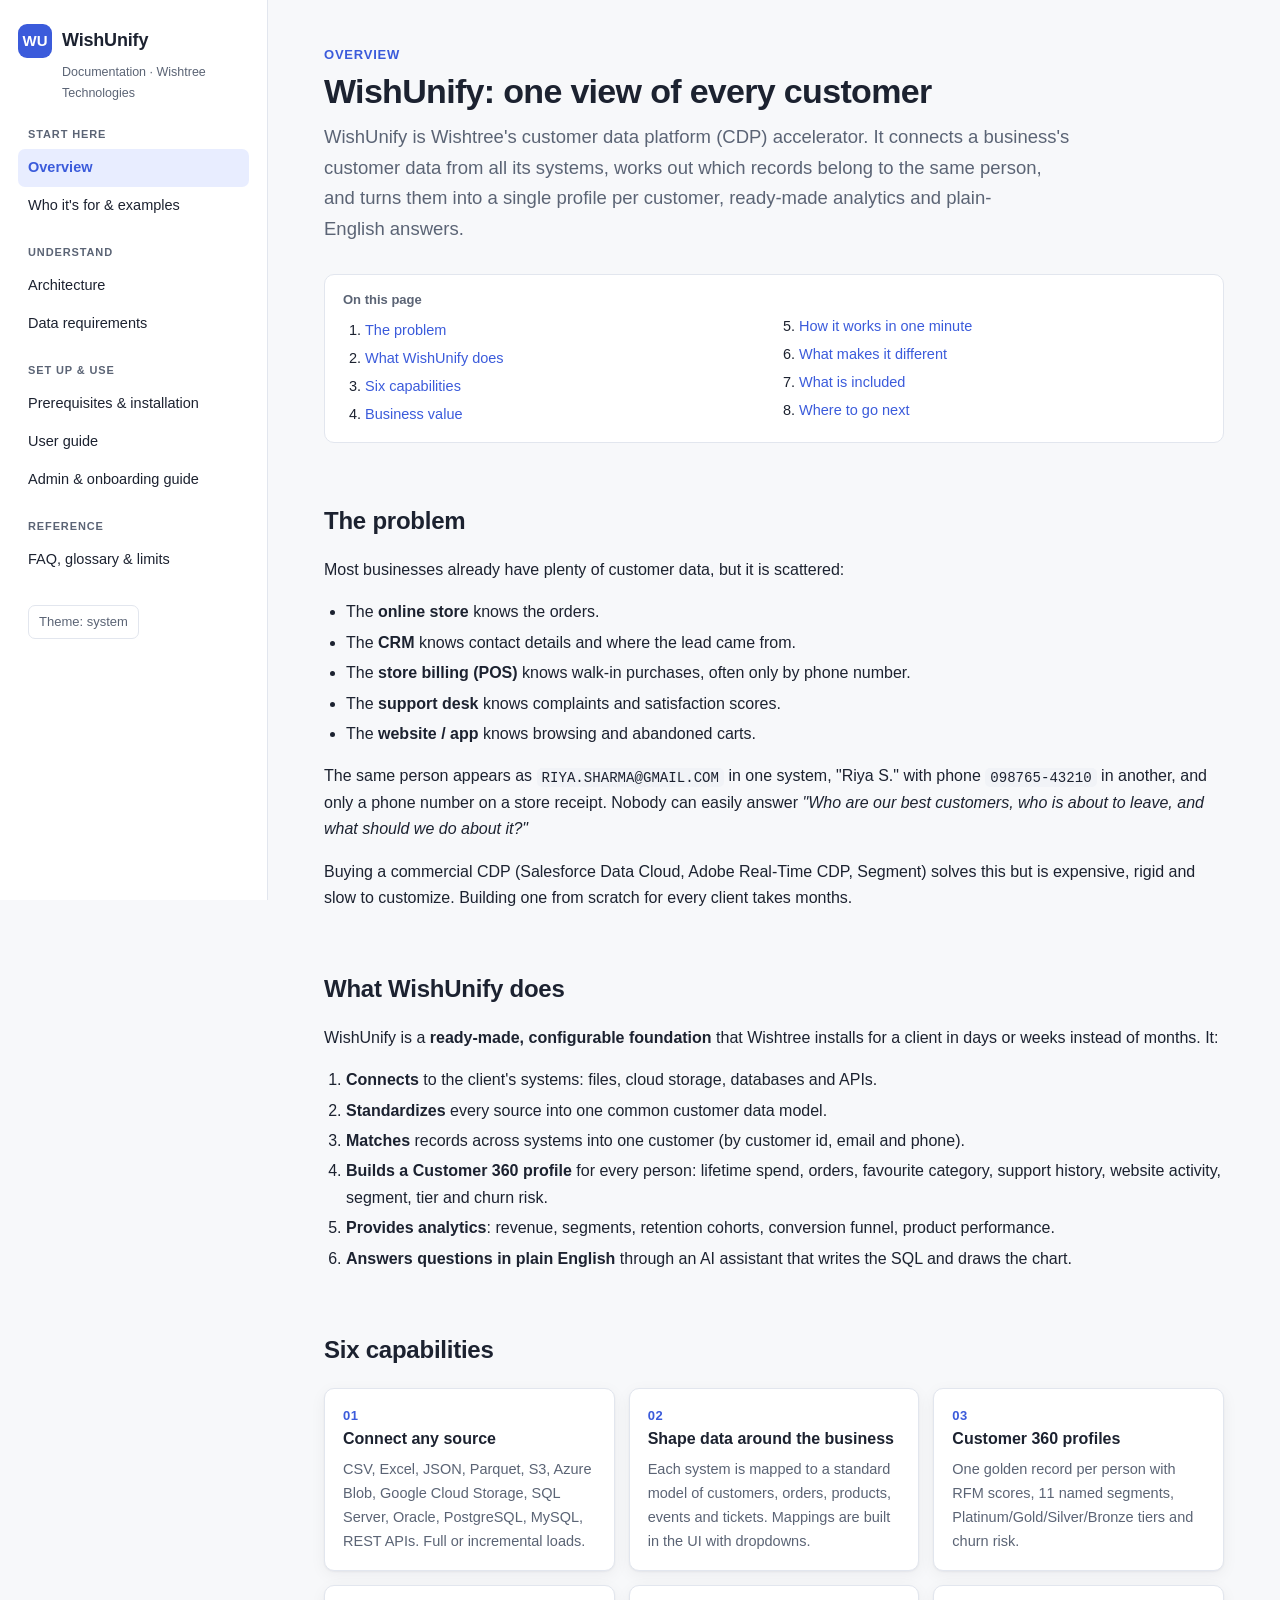
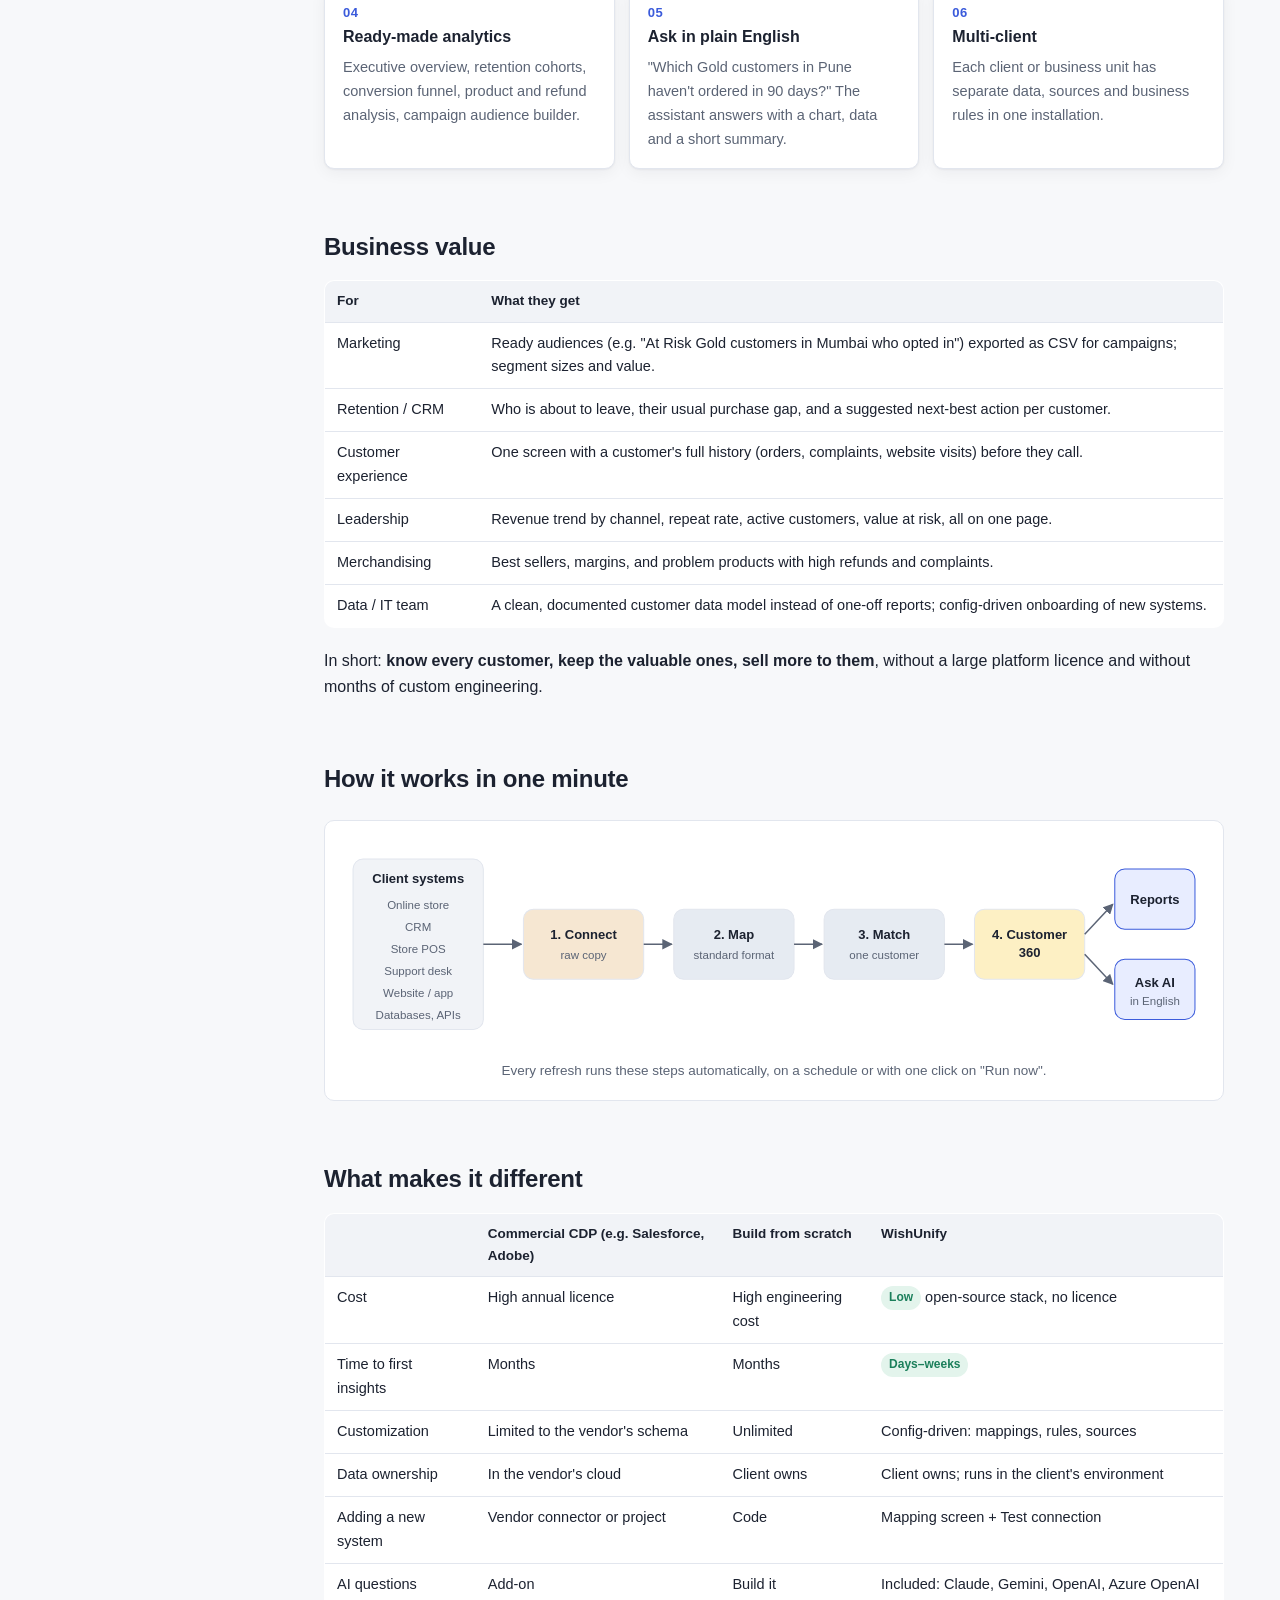
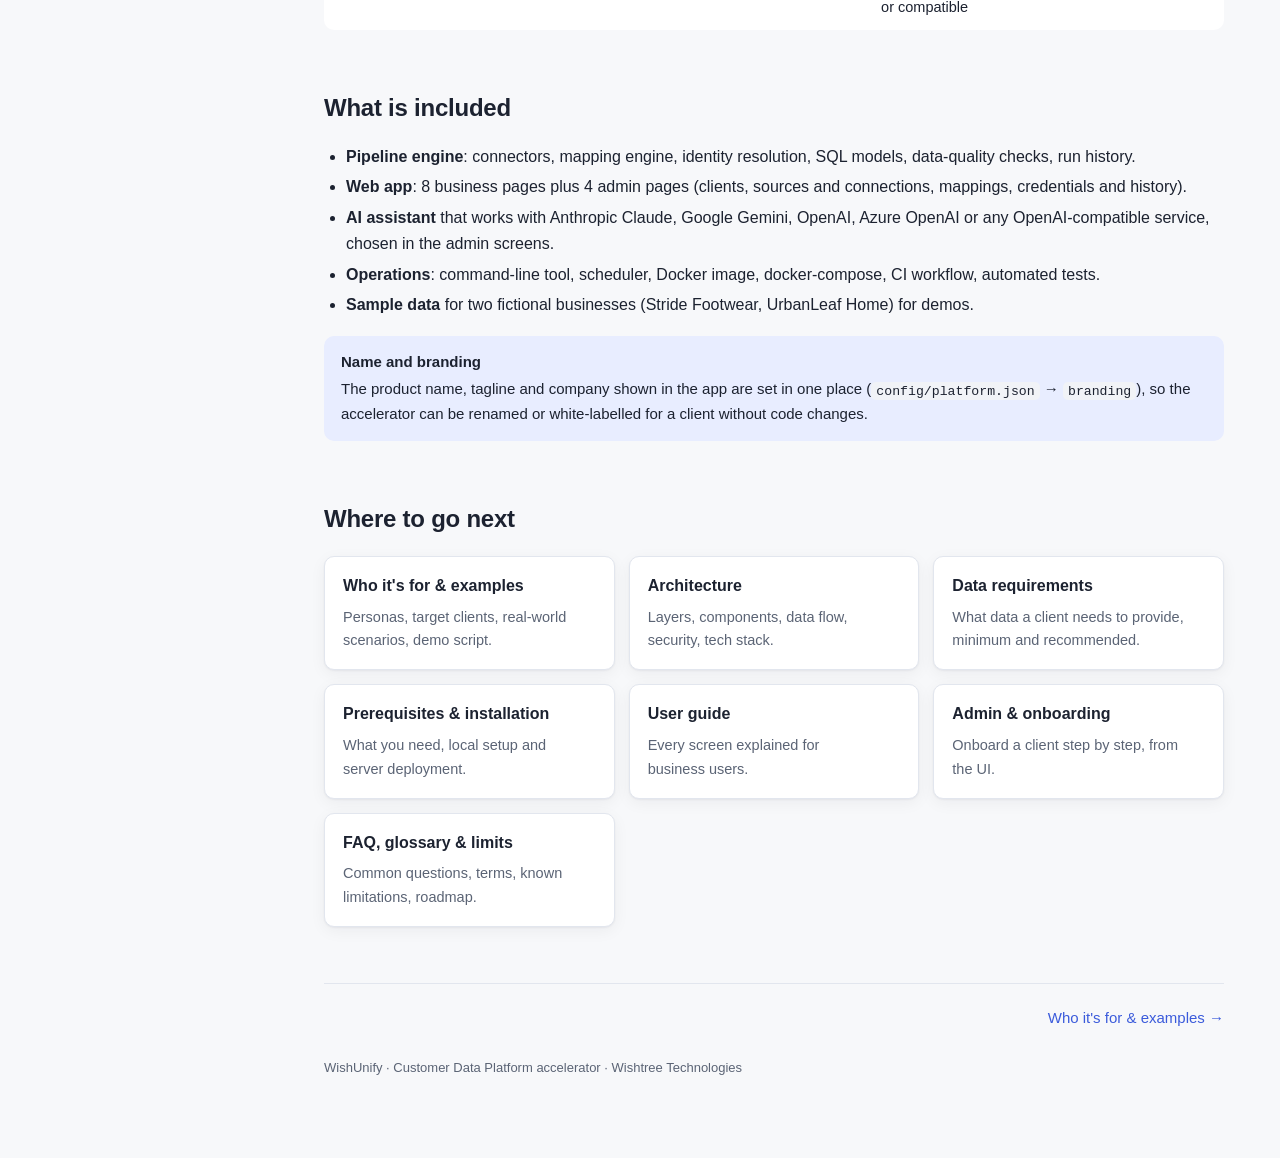
<file: docs/index.html>
<!doctype html>
<html lang="en">
<head>
<meta charset="utf-8">
<meta name="viewport" content="width=device-width, initial-scale=1">
<title>WishUnify Overview</title>
<meta name="description" content="WishUnify, the customer data platform accelerator by Wishtree Technologies: what it is, what it does and who it is for.">
<link rel="stylesheet" href="assets/docs.css">
<script src="assets/docs.js"></script>
</head>
<body>
<aside class="sidebar">
  <div class="brand"><div class="brand-mark">WU</div><div class="brand-name">WishUnify</div></div>
  <p class="brand-sub">Documentation · Wishtree Technologies</p>
  <nav class="nav">
    <div class="nav-group">Start here</div>
    <a href="index.html" aria-current="page">Overview</a>
    <a href="use-cases.html">Who it's for &amp; examples</a>
    <div class="nav-group">Understand</div>
    <a href="architecture.html">Architecture</a>
    <a href="data-requirements.html">Data requirements</a>
    <div class="nav-group">Set up &amp; use</div>
    <a href="prerequisites.html">Prerequisites &amp; installation</a>
    <a href="user-guide.html">User guide</a>
    <a href="admin-guide.html">Admin &amp; onboarding guide</a>
    <div class="nav-group">Reference</div>
    <a href="faq.html">FAQ, glossary &amp; limits</a>
  </nav>
  <button class="theme-toggle" type="button">Theme: system</button>
</aside>

<main><div class="content">
  <header class="page-head">
    <div class="eyebrow">Overview</div>
    <h1>WishUnify: one view of every customer</h1>
    <p class="lead">WishUnify is Wishtree's customer data platform (CDP) accelerator. It connects a business's
      customer data from all its systems, works out which records belong to the same person, and turns them
      into a single profile per customer, ready-made analytics and plain-English answers.</p>
  </header>

  <div class="toc"><strong>On this page</strong><ol>
    <li><a href="#problem">The problem</a></li>
    <li><a href="#what">What WishUnify does</a></li>
    <li><a href="#capabilities">Six capabilities</a></li>
    <li><a href="#value">Business value</a></li>
    <li><a href="#how">How it works in one minute</a></li>
    <li><a href="#different">What makes it different</a></li>
    <li><a href="#included">What is included</a></li>
    <li><a href="#docs">Where to go next</a></li>
  </ol></div>

  <h2 id="problem">The problem</h2>
  <p>Most businesses already have plenty of customer data, but it is scattered:</p>
  <ul>
    <li>The <strong>online store</strong> knows the orders.</li>
    <li>The <strong>CRM</strong> knows contact details and where the lead came from.</li>
    <li>The <strong>store billing (POS)</strong> knows walk-in purchases, often only by phone number.</li>
    <li>The <strong>support desk</strong> knows complaints and satisfaction scores.</li>
    <li>The <strong>website / app</strong> knows browsing and abandoned carts.</li>
  </ul>
  <p>The same person appears as <code>RIYA.SHARMA@GMAIL.COM</code> in one system, "Riya S." with phone
    <code>098765-43210</code> in another, and only a phone number on a store receipt. Nobody can easily answer
    <em>"Who are our best customers, who is about to leave, and what should we do about it?"</em></p>
  <p>Buying a commercial CDP (Salesforce Data Cloud, Adobe Real-Time CDP, Segment) solves this but is expensive,
    rigid and slow to customize. Building one from scratch for every client takes months.</p>

  <h2 id="what">What WishUnify does</h2>
  <p>WishUnify is a <strong>ready-made, configurable foundation</strong> that Wishtree installs for a client in days
    or weeks instead of months. It:</p>
  <ol>
    <li><strong>Connects</strong> to the client's systems: files, cloud storage, databases and APIs.</li>
    <li><strong>Standardizes</strong> every source into one common customer data model.</li>
    <li><strong>Matches</strong> records across systems into one customer (by customer id, email and phone).</li>
    <li><strong>Builds a Customer 360 profile</strong> for every person: lifetime spend, orders, favourite category,
      support history, website activity, segment, tier and churn risk.</li>
    <li><strong>Provides analytics</strong>: revenue, segments, retention cohorts, conversion funnel, product performance.</li>
    <li><strong>Answers questions in plain English</strong> through an AI assistant that writes the SQL and draws the chart.</li>
  </ol>

  <h2 id="capabilities">Six capabilities</h2>
  <div class="cards">
    <div class="card"><div class="num">01</div><h3>Connect any source</h3><p>CSV, Excel, JSON, Parquet, S3, Azure Blob, Google Cloud Storage, SQL Server, Oracle, PostgreSQL, MySQL, REST APIs. Full or incremental loads.</p></div>
    <div class="card"><div class="num">02</div><h3>Shape data around the business</h3><p>Each system is mapped to a standard model of customers, orders, products, events and tickets. Mappings are built in the UI with dropdowns.</p></div>
    <div class="card"><div class="num">03</div><h3>Customer 360 profiles</h3><p>One golden record per person with RFM scores, 11 named segments, Platinum/Gold/Silver/Bronze tiers and churn risk.</p></div>
    <div class="card"><div class="num">04</div><h3>Ready-made analytics</h3><p>Executive overview, retention cohorts, conversion funnel, product and refund analysis, campaign audience builder.</p></div>
    <div class="card"><div class="num">05</div><h3>Ask in plain English</h3><p>"Which Gold customers in Pune haven't ordered in 90 days?" The assistant answers with a chart, data and a short summary.</p></div>
    <div class="card"><div class="num">06</div><h3>Multi-client</h3><p>Each client or business unit has separate data, sources and business rules in one installation.</p></div>
  </div>

  <h2 id="value">Business value</h2>
  <div class="table-wrap"><table>
    <tr><th>For</th><th>What they get</th></tr>
    <tr><td>Marketing</td><td>Ready audiences (e.g. "At Risk Gold customers in Mumbai who opted in") exported as CSV for campaigns; segment sizes and value.</td></tr>
    <tr><td>Retention / CRM</td><td>Who is about to leave, their usual purchase gap, and a suggested next-best action per customer.</td></tr>
    <tr><td>Customer experience</td><td>One screen with a customer's full history (orders, complaints, website visits) before they call.</td></tr>
    <tr><td>Leadership</td><td>Revenue trend by channel, repeat rate, active customers, value at risk, all on one page.</td></tr>
    <tr><td>Merchandising</td><td>Best sellers, margins, and problem products with high refunds and complaints.</td></tr>
    <tr><td>Data / IT team</td><td>A clean, documented customer data model instead of one-off reports; config-driven onboarding of new systems.</td></tr>
  </table></div>
  <p>In short: <strong>know every customer, keep the valuable ones, sell more to them</strong>, without a large
    platform licence and without months of custom engineering.</p>

  <h2 id="how">How it works in one minute</h2>
  <figure class="diagram">
    <svg viewBox="0 0 860 210" role="img" aria-label="Data flows from source systems through Connect, Map, Match and Customer 360 into dashboards and the AI assistant">
      <defs><marker id="a1" viewBox="0 0 10 10" refX="9" refY="5" markerWidth="7" markerHeight="7" orient="auto"><path class="d-arrow" d="M0,0 L10,5 L0,10 z"/></marker></defs>
      <rect class="d-box" x="10" y="20" width="130" height="170" rx="10"/>
      <text class="d-text" x="75" y="44" text-anchor="middle">Client systems</text>
      <text class="d-sub" x="75" y="70" text-anchor="middle">Online store</text>
      <text class="d-sub" x="75" y="92" text-anchor="middle">CRM</text>
      <text class="d-sub" x="75" y="114" text-anchor="middle">Store POS</text>
      <text class="d-sub" x="75" y="136" text-anchor="middle">Support desk</text>
      <text class="d-sub" x="75" y="158" text-anchor="middle">Website / app</text>
      <text class="d-sub" x="75" y="180" text-anchor="middle">Databases, APIs</text>
      <rect class="d-bronze" x="180" y="70" width="120" height="70" rx="10"/>
      <text class="d-text" x="240" y="100" text-anchor="middle">1. Connect</text>
      <text class="d-sub" x="240" y="120" text-anchor="middle">raw copy</text>
      <rect class="d-silver" x="330" y="70" width="120" height="70" rx="10"/>
      <text class="d-text" x="390" y="100" text-anchor="middle">2. Map</text>
      <text class="d-sub" x="390" y="120" text-anchor="middle">standard format</text>
      <rect class="d-silver" x="480" y="70" width="120" height="70" rx="10"/>
      <text class="d-text" x="540" y="100" text-anchor="middle">3. Match</text>
      <text class="d-sub" x="540" y="120" text-anchor="middle">one customer</text>
      <rect class="d-gold" x="630" y="70" width="110" height="70" rx="10"/>
      <text class="d-text" x="685" y="100" text-anchor="middle">4. Customer</text>
      <text class="d-text" x="685" y="118" text-anchor="middle">360</text>
      <rect class="d-accent" x="770" y="30" width="80" height="60" rx="10"/>
      <text class="d-text" x="810" y="65" text-anchor="middle">Reports</text>
      <rect class="d-accent" x="770" y="120" width="80" height="60" rx="10"/>
      <text class="d-text" x="810" y="148" text-anchor="middle">Ask AI</text>
      <text class="d-sub" x="810" y="166" text-anchor="middle">in English</text>
      <path class="d-line" d="M140 105 H178" marker-end="url(#a1)"/>
      <path class="d-line" d="M300 105 H328" marker-end="url(#a1)"/>
      <path class="d-line" d="M450 105 H478" marker-end="url(#a1)"/>
      <path class="d-line" d="M600 105 H628" marker-end="url(#a1)"/>
      <path class="d-line" d="M740 95 L768 65" marker-end="url(#a1)"/>
      <path class="d-line" d="M740 115 L768 145" marker-end="url(#a1)"/>
    </svg>
    <figcaption>Every refresh runs these steps automatically, on a schedule or with one click on "Run now".</figcaption>
  </figure>

  <h2 id="different">What makes it different</h2>
  <div class="table-wrap"><table>
    <tr><th></th><th>Commercial CDP (e.g. Salesforce, Adobe)</th><th>Build from scratch</th><th>WishUnify</th></tr>
    <tr><td>Cost</td><td>High annual licence</td><td>High engineering cost</td><td><span class="badge good">Low</span> open-source stack, no licence</td></tr>
    <tr><td>Time to first insights</td><td>Months</td><td>Months</td><td><span class="badge good">Days–weeks</span></td></tr>
    <tr><td>Customization</td><td>Limited to the vendor's schema</td><td>Unlimited</td><td>Config-driven: mappings, rules, sources</td></tr>
    <tr><td>Data ownership</td><td>In the vendor's cloud</td><td>Client owns</td><td>Client owns; runs in the client's environment</td></tr>
    <tr><td>Adding a new system</td><td>Vendor connector or project</td><td>Code</td><td>Mapping screen + Test connection</td></tr>
    <tr><td>AI questions</td><td>Add-on</td><td>Build it</td><td>Included: Claude, Gemini, OpenAI, Azure OpenAI or compatible</td></tr>
  </table></div>

  <h2 id="included">What is included</h2>
  <ul>
    <li><strong>Pipeline engine</strong>: connectors, mapping engine, identity resolution, SQL models, data-quality checks, run history.</li>
    <li><strong>Web app</strong>: 8 business pages plus 4 admin pages (clients, sources and connections, mappings, credentials and history).</li>
    <li><strong>AI assistant</strong> that works with Anthropic Claude, Google Gemini, OpenAI, Azure OpenAI or any OpenAI-compatible service, chosen in the admin screens.</li>
    <li><strong>Operations</strong>: command-line tool, scheduler, Docker image, docker-compose, CI workflow, automated tests.</li>
    <li><strong>Sample data</strong> for two fictional businesses (Stride Footwear, UrbanLeaf Home) for demos.</li>
  </ul>

  <div class="callout info"><strong>Name and branding</strong>The product name, tagline and company shown in the app
    are set in one place (<code>config/platform.json</code> → <code>branding</code>), so the accelerator can be
    renamed or white-labelled for a client without code changes.</div>

  <h2 id="docs">Where to go next</h2>
  <div class="cards">
    <a class="card" href="use-cases.html"><h4>Who it's for &amp; examples</h4><p>Personas, target clients, real-world scenarios, demo script.</p></a>
    <a class="card" href="architecture.html"><h4>Architecture</h4><p>Layers, components, data flow, security, tech stack.</p></a>
    <a class="card" href="data-requirements.html"><h4>Data requirements</h4><p>What data a client needs to provide, minimum and recommended.</p></a>
    <a class="card" href="prerequisites.html"><h4>Prerequisites &amp; installation</h4><p>What you need, local setup and server deployment.</p></a>
    <a class="card" href="user-guide.html"><h4>User guide</h4><p>Every screen explained for business users.</p></a>
    <a class="card" href="admin-guide.html"><h4>Admin &amp; onboarding</h4><p>Onboard a client step by step, from the UI.</p></a>
    <a class="card" href="faq.html"><h4>FAQ, glossary &amp; limits</h4><p>Common questions, terms, known limitations, roadmap.</p></a>
  </div>

  <nav class="page-nav"><span></span><a href="use-cases.html">Who it's for &amp; examples →</a></nav>
  <footer class="doc-footer">WishUnify · Customer Data Platform accelerator · Wishtree Technologies</footer>
</div></main>
</body>
</html>
</file>
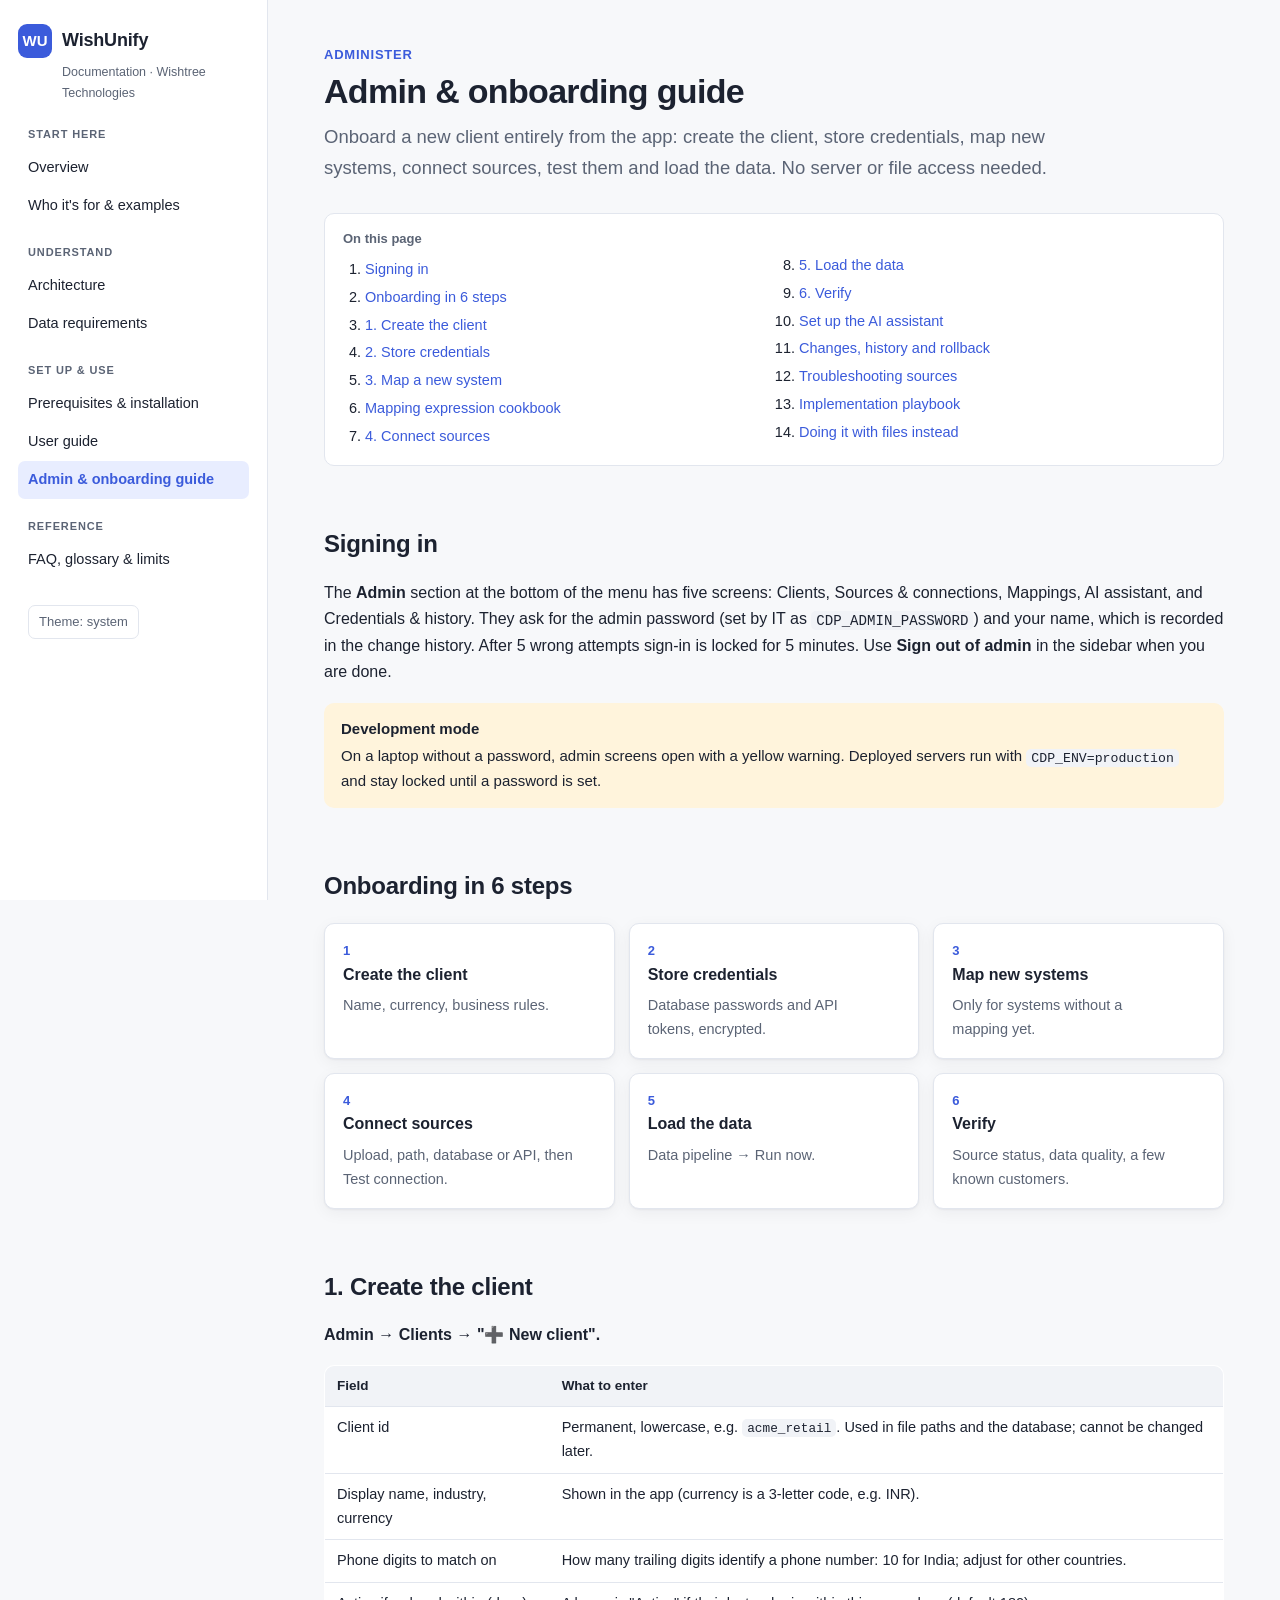
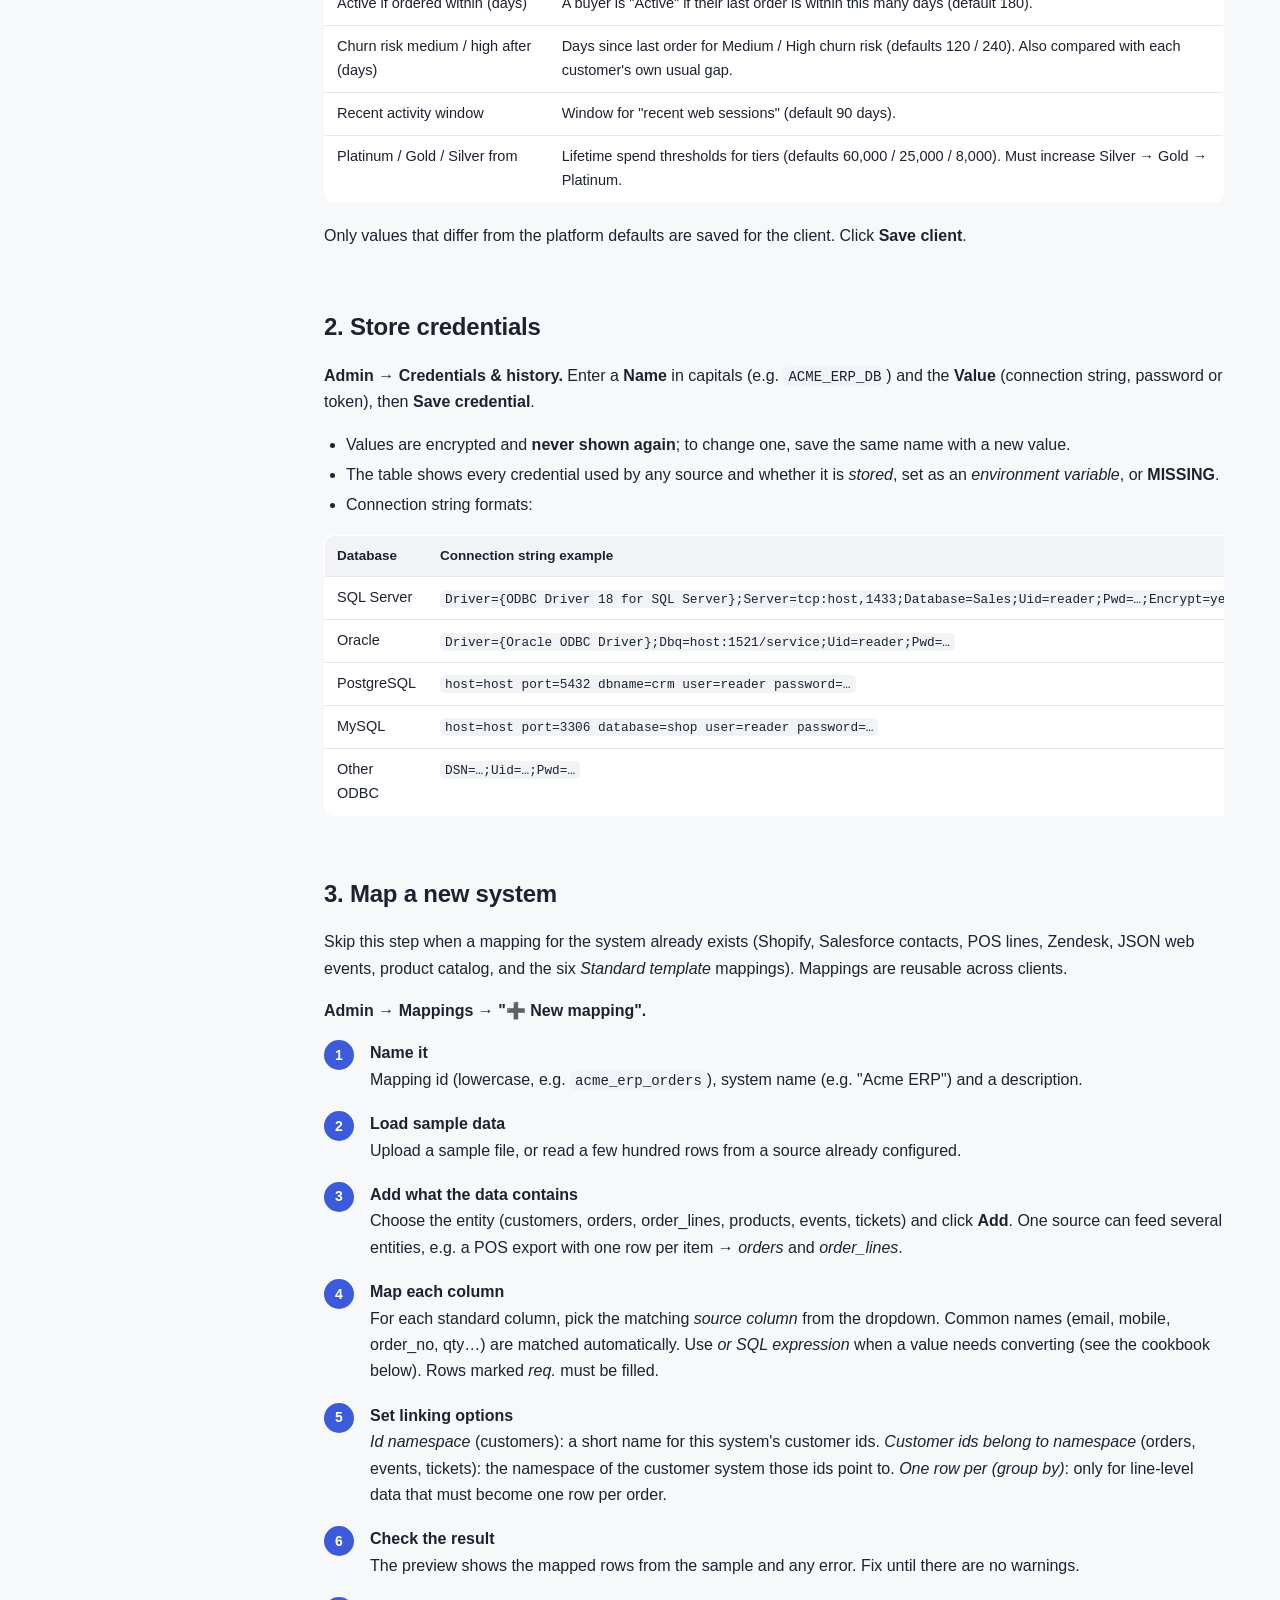
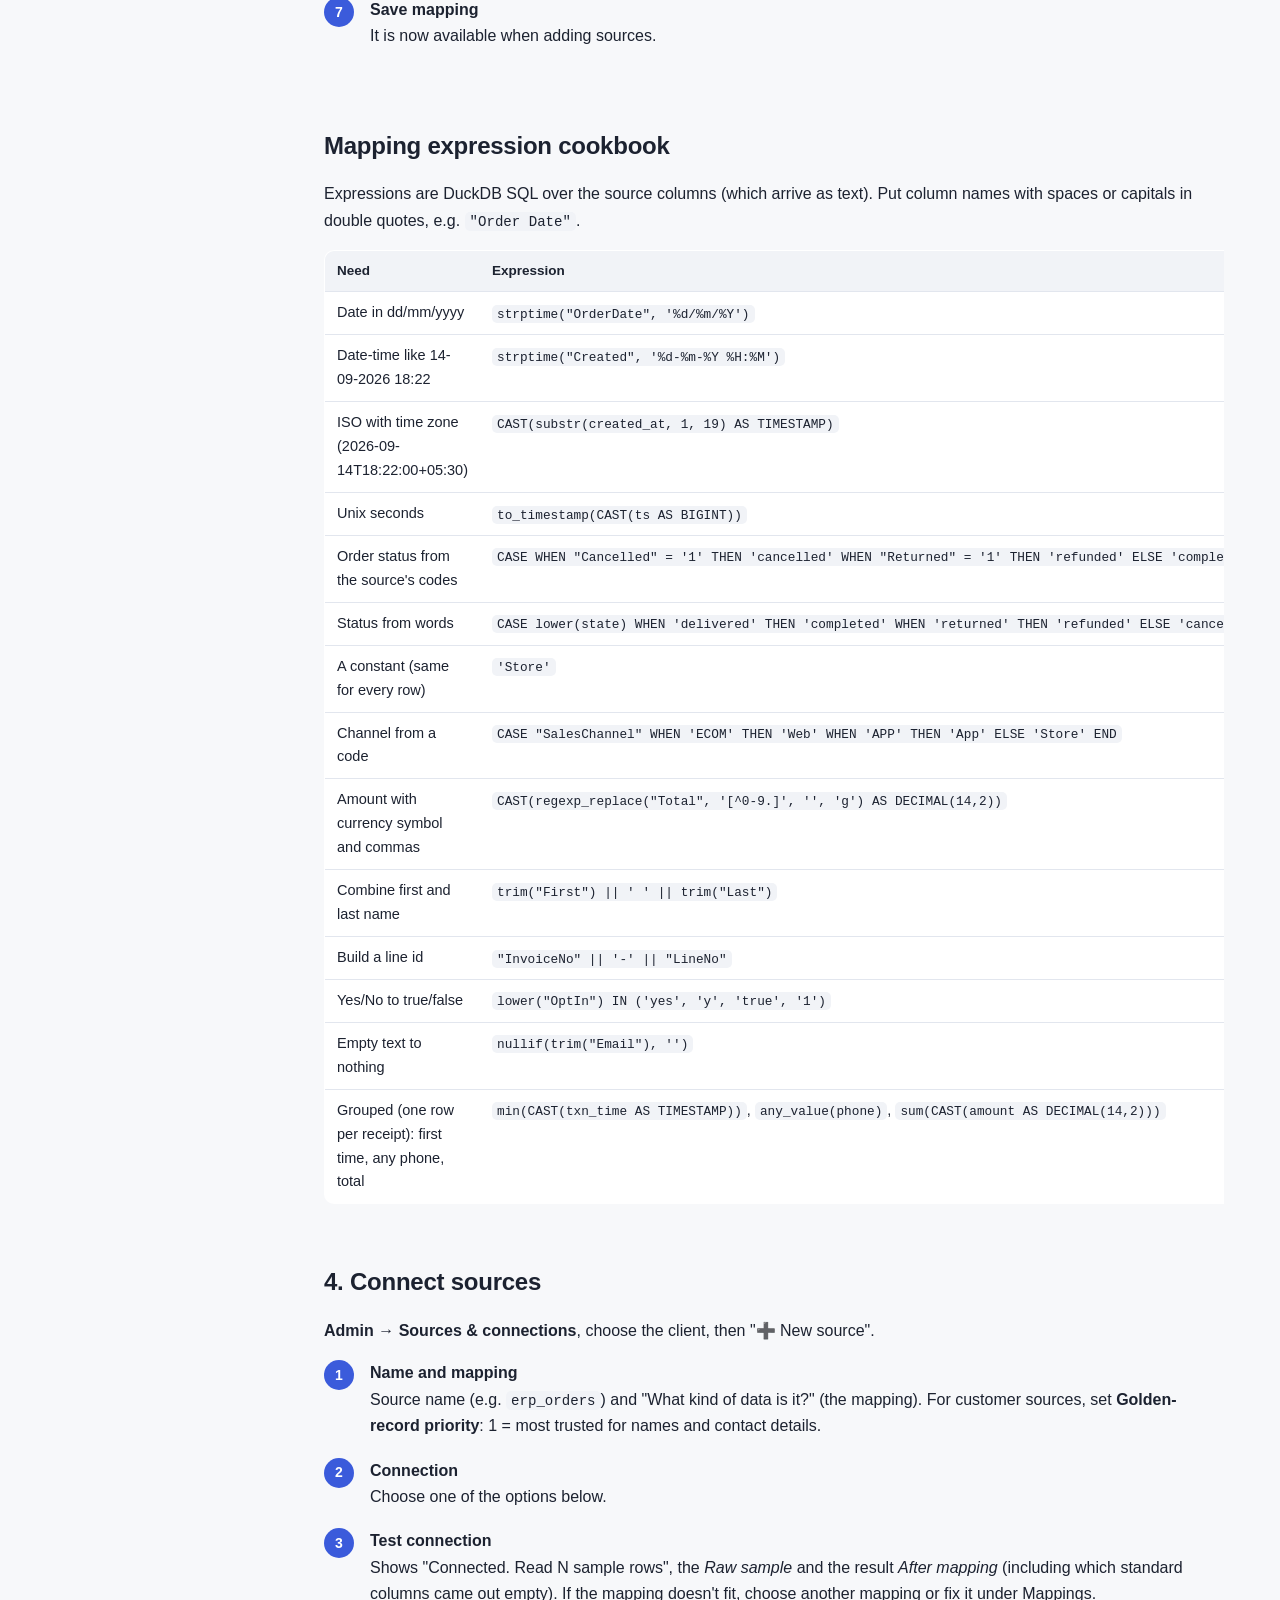
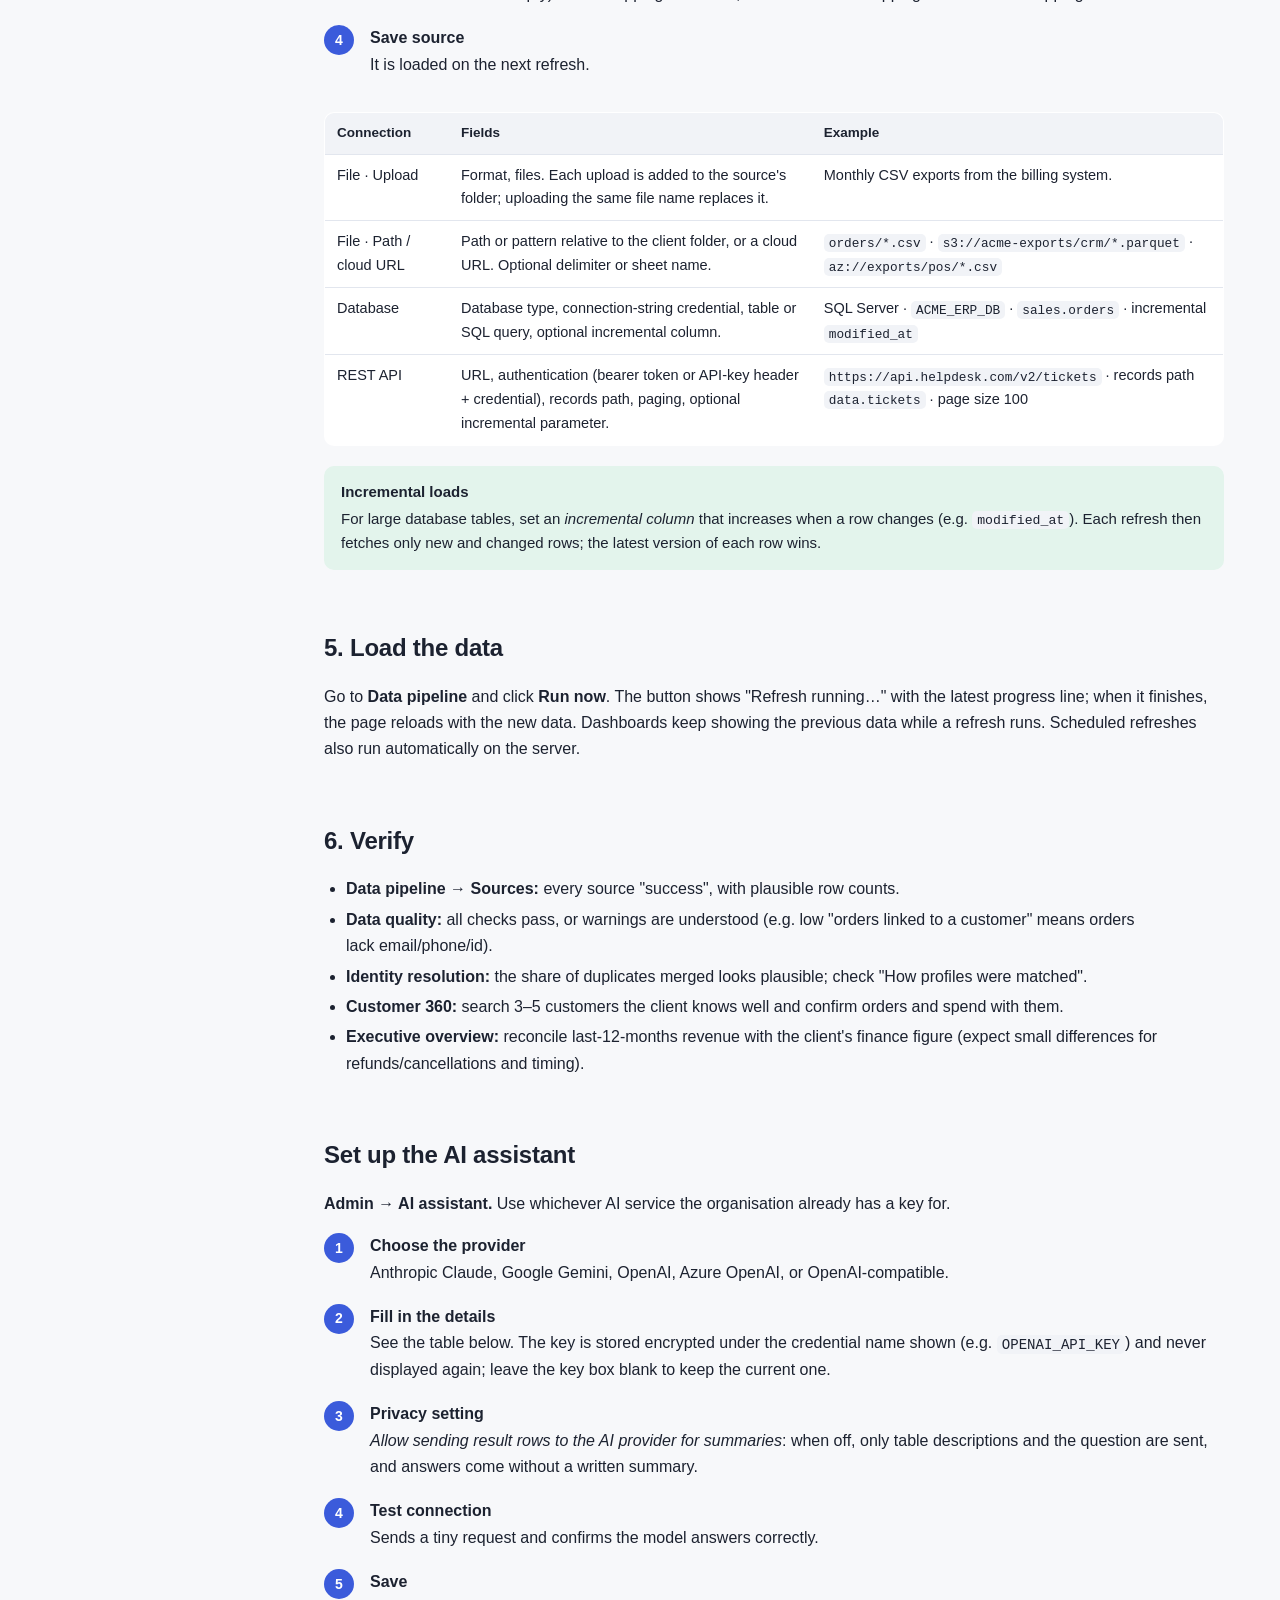
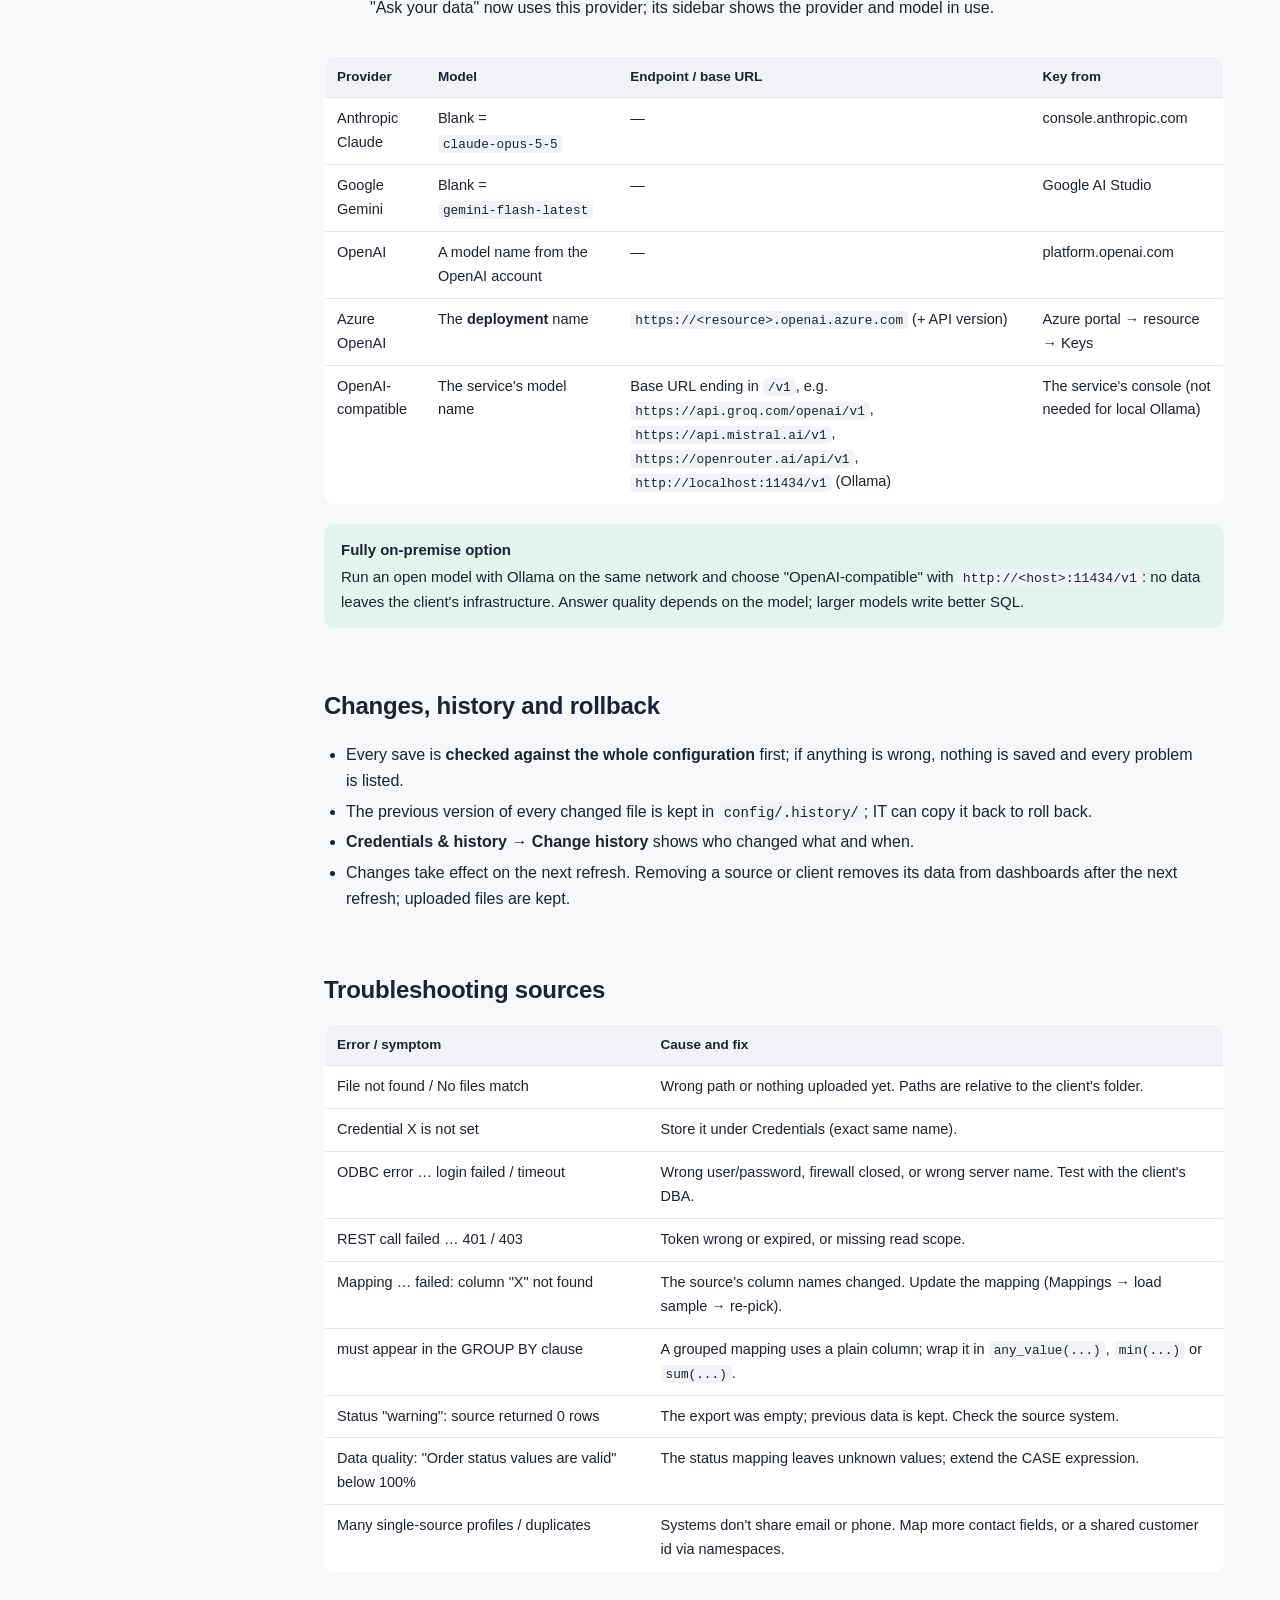
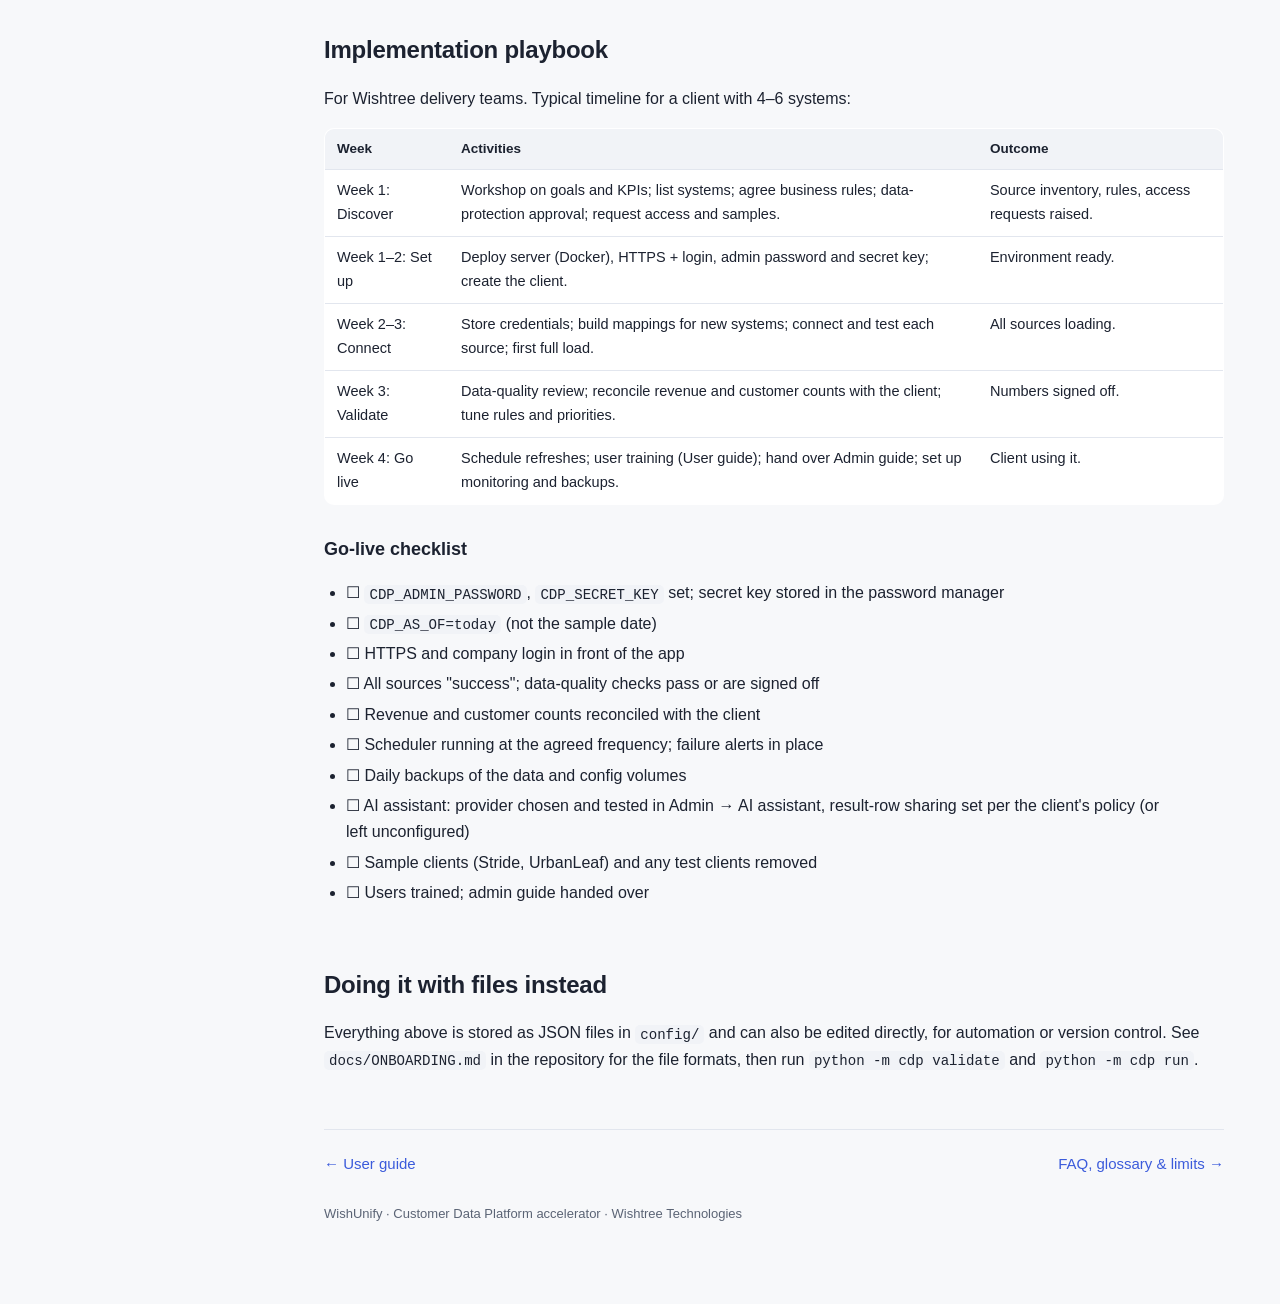
<file: docs/admin-guide.html>
<!doctype html>
<html lang="en">
<head>
<meta charset="utf-8">
<meta name="viewport" content="width=device-width, initial-scale=1">
<title>WishUnify Admin and Onboarding Guide</title>
<meta name="description" content="How administrators onboard a client in WishUnify from the admin screens: clients, credentials, mappings, sources, refresh, troubleshooting and an implementation playbook.">
<link rel="stylesheet" href="assets/docs.css">
<script src="assets/docs.js"></script>
</head>
<body>
<aside class="sidebar">
  <div class="brand"><div class="brand-mark">WU</div><div class="brand-name">WishUnify</div></div>
  <p class="brand-sub">Documentation · Wishtree Technologies</p>
  <nav class="nav">
    <div class="nav-group">Start here</div>
    <a href="index.html">Overview</a>
    <a href="use-cases.html">Who it's for &amp; examples</a>
    <div class="nav-group">Understand</div>
    <a href="architecture.html">Architecture</a>
    <a href="data-requirements.html">Data requirements</a>
    <div class="nav-group">Set up &amp; use</div>
    <a href="prerequisites.html">Prerequisites &amp; installation</a>
    <a href="user-guide.html">User guide</a>
    <a href="admin-guide.html" aria-current="page">Admin &amp; onboarding guide</a>
    <div class="nav-group">Reference</div>
    <a href="faq.html">FAQ, glossary &amp; limits</a>
  </nav>
  <button class="theme-toggle" type="button">Theme: system</button>
</aside>

<main><div class="content">
  <header class="page-head">
    <div class="eyebrow">Administer</div>
    <h1>Admin &amp; onboarding guide</h1>
    <p class="lead">Onboard a new client entirely from the app: create the client, store credentials, map new systems,
      connect sources, test them and load the data. No server or file access needed.</p>
  </header>

  <div class="toc"><strong>On this page</strong><ol>
    <li><a href="#signin">Signing in</a></li>
    <li><a href="#overview">Onboarding in 6 steps</a></li>
    <li><a href="#client">1. Create the client</a></li>
    <li><a href="#creds">2. Store credentials</a></li>
    <li><a href="#mapping">3. Map a new system</a></li>
    <li><a href="#cookbook">Mapping expression cookbook</a></li>
    <li><a href="#sources">4. Connect sources</a></li>
    <li><a href="#run">5. Load the data</a></li>
    <li><a href="#verify">6. Verify</a></li>
    <li><a href="#ai">Set up the AI assistant</a></li>
    <li><a href="#changes">Changes, history and rollback</a></li>
    <li><a href="#trouble">Troubleshooting sources</a></li>
    <li><a href="#playbook">Implementation playbook</a></li>
    <li><a href="#files">Doing it with files instead</a></li>
  </ol></div>

  <h2 id="signin">Signing in</h2>
  <p>The <strong>Admin</strong> section at the bottom of the menu has five screens: Clients, Sources &amp; connections,
    Mappings, AI assistant, and Credentials &amp; history. They ask for the admin password (set by IT as <code>CDP_ADMIN_PASSWORD</code>)
    and your name, which is recorded in the change history. After 5 wrong attempts sign-in is locked for 5 minutes.
    Use <strong>Sign out of admin</strong> in the sidebar when you are done.</p>
  <div class="callout warn"><strong>Development mode</strong>On a laptop without a password, admin screens open with a
    yellow warning. Deployed servers run with <code>CDP_ENV=production</code> and stay locked until a password is set.</div>

  <h2 id="overview">Onboarding in 6 steps</h2>
  <div class="cards">
    <div class="card"><div class="num">1</div><h4>Create the client</h4><p>Name, currency, business rules.</p></div>
    <div class="card"><div class="num">2</div><h4>Store credentials</h4><p>Database passwords and API tokens, encrypted.</p></div>
    <div class="card"><div class="num">3</div><h4>Map new systems</h4><p>Only for systems without a mapping yet.</p></div>
    <div class="card"><div class="num">4</div><h4>Connect sources</h4><p>Upload, path, database or API, then Test connection.</p></div>
    <div class="card"><div class="num">5</div><h4>Load the data</h4><p>Data pipeline → Run now.</p></div>
    <div class="card"><div class="num">6</div><h4>Verify</h4><p>Source status, data quality, a few known customers.</p></div>
  </div>

  <h2 id="client">1. Create the client</h2>
  <p><strong>Admin → Clients → "➕ New client".</strong></p>
  <div class="table-wrap"><table>
    <tr><th>Field</th><th>What to enter</th></tr>
    <tr><td>Client id</td><td>Permanent, lowercase, e.g. <code>acme_retail</code>. Used in file paths and the database; cannot be changed later.</td></tr>
    <tr><td>Display name, industry, currency</td><td>Shown in the app (currency is a 3-letter code, e.g. INR).</td></tr>
    <tr><td>Phone digits to match on</td><td>How many trailing digits identify a phone number: 10 for India; adjust for other countries.</td></tr>
    <tr><td>Active if ordered within (days)</td><td>A buyer is "Active" if their last order is within this many days (default 180).</td></tr>
    <tr><td>Churn risk medium / high after (days)</td><td>Days since last order for Medium / High churn risk (defaults 120 / 240). Also compared with each customer's own usual gap.</td></tr>
    <tr><td>Recent activity window</td><td>Window for "recent web sessions" (default 90 days).</td></tr>
    <tr><td>Platinum / Gold / Silver from</td><td>Lifetime spend thresholds for tiers (defaults 60,000 / 25,000 / 8,000). Must increase Silver → Gold → Platinum.</td></tr>
  </table></div>
  <p>Only values that differ from the platform defaults are saved for the client. Click <strong>Save client</strong>.</p>

  <h2 id="creds">2. Store credentials</h2>
  <p><strong>Admin → Credentials &amp; history.</strong> Enter a <strong>Name</strong> in capitals (e.g. <code>ACME_ERP_DB</code>)
    and the <strong>Value</strong> (connection string, password or token), then <strong>Save credential</strong>.</p>
  <ul>
    <li>Values are encrypted and <strong>never shown again</strong>; to change one, save the same name with a new value.</li>
    <li>The table shows every credential used by any source and whether it is <em>stored</em>, set as an
      <em>environment variable</em>, or <strong>MISSING</strong>.</li>
    <li>Connection string formats:</li>
  </ul>
  <div class="table-wrap"><table>
    <tr><th>Database</th><th>Connection string example</th></tr>
    <tr><td>SQL Server</td><td><code>Driver={ODBC Driver 18 for SQL Server};Server=tcp:host,1433;Database=Sales;Uid=reader;Pwd=…;Encrypt=yes</code></td></tr>
    <tr><td>Oracle</td><td><code>Driver={Oracle ODBC Driver};Dbq=host:1521/service;Uid=reader;Pwd=…</code></td></tr>
    <tr><td>PostgreSQL</td><td><code>host=host port=5432 dbname=crm user=reader password=…</code></td></tr>
    <tr><td>MySQL</td><td><code>host=host port=3306 database=shop user=reader password=…</code></td></tr>
    <tr><td>Other ODBC</td><td><code>DSN=…;Uid=…;Pwd=…</code></td></tr>
  </table></div>

  <h2 id="mapping">3. Map a new system</h2>
  <p>Skip this step when a mapping for the system already exists (Shopify, Salesforce contacts, POS lines, Zendesk, JSON web
    events, product catalog, and the six <em>Standard template</em> mappings). Mappings are reusable across clients.</p>
  <p><strong>Admin → Mappings → "➕ New mapping".</strong></p>
  <ol class="steps">
    <li><strong>Name it</strong>Mapping id (lowercase, e.g. <code>acme_erp_orders</code>), system name (e.g. "Acme ERP") and a description.</li>
    <li><strong>Load sample data</strong>Upload a sample file, or read a few hundred rows from a source already configured.</li>
    <li><strong>Add what the data contains</strong>Choose the entity (customers, orders, order_lines, products, events, tickets) and click <strong>Add</strong>. One source can feed several entities, e.g. a POS export with one row per item → <em>orders</em> and <em>order_lines</em>.</li>
    <li><strong>Map each column</strong>For each standard column, pick the matching <em>source column</em> from the dropdown. Common names (email, mobile, order_no, qty…) are matched automatically. Use <em>or SQL expression</em> when a value needs converting (see the cookbook below). Rows marked <em>req.</em> must be filled.</li>
    <li><strong>Set linking options</strong><em>Id namespace</em> (customers): a short name for this system's customer ids. <em>Customer ids belong to namespace</em> (orders, events, tickets): the namespace of the customer system those ids point to. <em>One row per (group by)</em>: only for line-level data that must become one row per order.</li>
    <li><strong>Check the result</strong>The preview shows the mapped rows from the sample and any error. Fix until there are no warnings.</li>
    <li><strong>Save mapping</strong>It is now available when adding sources.</li>
  </ol>

  <h2 id="cookbook">Mapping expression cookbook</h2>
  <p>Expressions are DuckDB SQL over the source columns (which arrive as text). Put column names with spaces or capitals
    in double quotes, e.g. <code>"Order Date"</code>.</p>
  <div class="table-wrap"><table>
    <tr><th>Need</th><th>Expression</th></tr>
    <tr><td>Date in dd/mm/yyyy</td><td><code>strptime("OrderDate", '%d/%m/%Y')</code></td></tr>
    <tr><td>Date-time like 14-09-2026 18:22</td><td><code>strptime("Created", '%d-%m-%Y %H:%M')</code></td></tr>
    <tr><td>ISO with time zone (2026-09-14T18:22:00+05:30)</td><td><code>CAST(substr(created_at, 1, 19) AS TIMESTAMP)</code></td></tr>
    <tr><td>Unix seconds</td><td><code>to_timestamp(CAST(ts AS BIGINT))</code></td></tr>
    <tr><td>Order status from the source's codes</td><td><code>CASE WHEN "Cancelled" = '1' THEN 'cancelled' WHEN "Returned" = '1' THEN 'refunded' ELSE 'completed' END</code></td></tr>
    <tr><td>Status from words</td><td><code>CASE lower(state) WHEN 'delivered' THEN 'completed' WHEN 'returned' THEN 'refunded' ELSE 'cancelled' END</code></td></tr>
    <tr><td>A constant (same for every row)</td><td><code>'Store'</code></td></tr>
    <tr><td>Channel from a code</td><td><code>CASE "SalesChannel" WHEN 'ECOM' THEN 'Web' WHEN 'APP' THEN 'App' ELSE 'Store' END</code></td></tr>
    <tr><td>Amount with currency symbol and commas</td><td><code>CAST(regexp_replace("Total", '[^0-9.]', '', 'g') AS DECIMAL(14,2))</code></td></tr>
    <tr><td>Combine first and last name</td><td><code>trim("First") || ' ' || trim("Last")</code></td></tr>
    <tr><td>Build a line id</td><td><code>"InvoiceNo" || '-' || "LineNo"</code></td></tr>
    <tr><td>Yes/No to true/false</td><td><code>lower("OptIn") IN ('yes', 'y', 'true', '1')</code></td></tr>
    <tr><td>Empty text to nothing</td><td><code>nullif(trim("Email"), '')</code></td></tr>
    <tr><td>Grouped (one row per receipt): first time, any phone, total</td><td><code>min(CAST(txn_time AS TIMESTAMP))</code>, <code>any_value(phone)</code>, <code>sum(CAST(amount AS DECIMAL(14,2)))</code></td></tr>
  </table></div>

  <h2 id="sources">4. Connect sources</h2>
  <p><strong>Admin → Sources &amp; connections</strong>, choose the client, then "➕ New source".</p>
  <ol class="steps">
    <li><strong>Name and mapping</strong>Source name (e.g. <code>erp_orders</code>) and "What kind of data is it?" (the mapping). For customer sources, set <strong>Golden-record priority</strong>: 1 = most trusted for names and contact details.</li>
    <li><strong>Connection</strong>Choose one of the options below.</li>
    <li><strong>Test connection</strong>Shows "Connected. Read N sample rows", the <em>Raw sample</em> and the result <em>After mapping</em> (including which standard columns came out empty). If the mapping doesn't fit, choose another mapping or fix it under Mappings.</li>
    <li><strong>Save source</strong>It is loaded on the next refresh.</li>
  </ol>
  <div class="table-wrap"><table>
    <tr><th>Connection</th><th>Fields</th><th>Example</th></tr>
    <tr><td>File · Upload</td><td>Format, files. Each upload is added to the source's folder; uploading the same file name replaces it.</td><td>Monthly CSV exports from the billing system.</td></tr>
    <tr><td>File · Path / cloud URL</td><td>Path or pattern relative to the client folder, or a cloud URL. Optional delimiter or sheet name.</td><td><code>orders/*.csv</code> · <code>s3://acme-exports/crm/*.parquet</code> · <code>az://exports/pos/*.csv</code></td></tr>
    <tr><td>Database</td><td>Database type, connection-string credential, table or SQL query, optional incremental column.</td><td>SQL Server · <code>ACME_ERP_DB</code> · <code>sales.orders</code> · incremental <code>modified_at</code></td></tr>
    <tr><td>REST API</td><td>URL, authentication (bearer token or API-key header + credential), records path, paging, optional incremental parameter.</td><td><code>https://api.helpdesk.com/v2/tickets</code> · records path <code>data.tickets</code> · page size 100</td></tr>
  </table></div>
  <div class="callout tip"><strong>Incremental loads</strong>For large database tables, set an <em>incremental column</em> that
    increases when a row changes (e.g. <code>modified_at</code>). Each refresh then fetches only new and changed rows; the
    latest version of each row wins.</div>

  <h2 id="run">5. Load the data</h2>
  <p>Go to <strong>Data pipeline</strong> and click <strong>Run now</strong>. The button shows "Refresh running…" with the latest
    progress line; when it finishes, the page reloads with the new data. Dashboards keep showing the previous data while
    a refresh runs. Scheduled refreshes also run automatically on the server.</p>

  <h2 id="verify">6. Verify</h2>
  <ul>
    <li><strong>Data pipeline → Sources:</strong> every source "success", with plausible row counts.</li>
    <li><strong>Data quality:</strong> all checks pass, or warnings are understood (e.g. low "orders linked to a customer" means orders lack email/phone/id).</li>
    <li><strong>Identity resolution:</strong> the share of duplicates merged looks plausible; check "How profiles were matched".</li>
    <li><strong>Customer 360:</strong> search 3–5 customers the client knows well and confirm orders and spend with them.</li>
    <li><strong>Executive overview:</strong> reconcile last-12-months revenue with the client's finance figure (expect small differences for refunds/cancellations and timing).</li>
  </ul>

  <h2 id="ai">Set up the AI assistant</h2>
  <p><strong>Admin → AI assistant.</strong> Use whichever AI service the organisation already has a key for.</p>
  <ol class="steps">
    <li><strong>Choose the provider</strong>Anthropic Claude, Google Gemini, OpenAI, Azure OpenAI, or OpenAI-compatible.</li>
    <li><strong>Fill in the details</strong>See the table below. The key is stored encrypted under the credential name shown (e.g. <code>OPENAI_API_KEY</code>) and never displayed again; leave the key box blank to keep the current one.</li>
    <li><strong>Privacy setting</strong><em>Allow sending result rows to the AI provider for summaries</em>: when off, only table descriptions and the question are sent, and answers come without a written summary.</li>
    <li><strong>Test connection</strong>Sends a tiny request and confirms the model answers correctly.</li>
    <li><strong>Save</strong>"Ask your data" now uses this provider; its sidebar shows the provider and model in use.</li>
  </ol>
  <div class="table-wrap"><table>
    <tr><th>Provider</th><th>Model</th><th>Endpoint / base URL</th><th>Key from</th></tr>
    <tr><td>Anthropic Claude</td><td>Blank = <code>claude-opus-5-5</code></td><td>—</td><td>console.anthropic.com</td></tr>
    <tr><td>Google Gemini</td><td>Blank = <code>gemini-flash-latest</code></td><td>—</td><td>Google AI Studio</td></tr>
    <tr><td>OpenAI</td><td>A model name from the OpenAI account</td><td>—</td><td>platform.openai.com</td></tr>
    <tr><td>Azure OpenAI</td><td>The <strong>deployment</strong> name</td><td><code>https://&lt;resource&gt;.openai.azure.com</code> (+ API version)</td><td>Azure portal → resource → Keys</td></tr>
    <tr><td>OpenAI-compatible</td><td>The service's model name</td><td>Base URL ending in <code>/v1</code>, e.g. <code>https://api.groq.com/openai/v1</code>, <code>https://api.mistral.ai/v1</code>, <code>https://openrouter.ai/api/v1</code>, <code>http://localhost:11434/v1</code> (Ollama)</td><td>The service's console (not needed for local Ollama)</td></tr>
  </table></div>
  <div class="callout tip"><strong>Fully on-premise option</strong>Run an open model with Ollama on the same network and choose
    "OpenAI-compatible" with <code>http://&lt;host&gt;:11434/v1</code>: no data leaves the client's infrastructure. Answer quality
    depends on the model; larger models write better SQL.</div>

  <h2 id="changes">Changes, history and rollback</h2>
  <ul>
    <li>Every save is <strong>checked against the whole configuration</strong> first; if anything is wrong, nothing is saved and every problem is listed.</li>
    <li>The previous version of every changed file is kept in <code>config/.history/</code>; IT can copy it back to roll back.</li>
    <li><strong>Credentials &amp; history → Change history</strong> shows who changed what and when.</li>
    <li>Changes take effect on the next refresh. Removing a source or client removes its data from dashboards after the next refresh; uploaded files are kept.</li>
  </ul>

  <h2 id="trouble">Troubleshooting sources</h2>
  <div class="table-wrap"><table>
    <tr><th>Error / symptom</th><th>Cause and fix</th></tr>
    <tr><td>File not found / No files match</td><td>Wrong path or nothing uploaded yet. Paths are relative to the client's folder.</td></tr>
    <tr><td>Credential X is not set</td><td>Store it under Credentials (exact same name).</td></tr>
    <tr><td>ODBC error … login failed / timeout</td><td>Wrong user/password, firewall closed, or wrong server name. Test with the client's DBA.</td></tr>
    <tr><td>REST call failed … 401 / 403</td><td>Token wrong or expired, or missing read scope.</td></tr>
    <tr><td>Mapping … failed: column "X" not found</td><td>The source's column names changed. Update the mapping (Mappings → load sample → re-pick).</td></tr>
    <tr><td>must appear in the GROUP BY clause</td><td>A grouped mapping uses a plain column; wrap it in <code>any_value(...)</code>, <code>min(...)</code> or <code>sum(...)</code>.</td></tr>
    <tr><td>Status "warning": source returned 0 rows</td><td>The export was empty; previous data is kept. Check the source system.</td></tr>
    <tr><td>Data quality: "Order status values are valid" below 100%</td><td>The status mapping leaves unknown values; extend the CASE expression.</td></tr>
    <tr><td>Many single-source profiles / duplicates</td><td>Systems don't share email or phone. Map more contact fields, or a shared customer id via namespaces.</td></tr>
  </table></div>

  <h2 id="playbook">Implementation playbook</h2>
  <p>For Wishtree delivery teams. Typical timeline for a client with 4–6 systems:</p>
  <div class="table-wrap"><table>
    <tr><th>Week</th><th>Activities</th><th>Outcome</th></tr>
    <tr><td>Week 1: Discover</td><td>Workshop on goals and KPIs; list systems; agree business rules; data-protection approval; request access and samples.</td><td>Source inventory, rules, access requests raised.</td></tr>
    <tr><td>Week 1–2: Set up</td><td>Deploy server (Docker), HTTPS + login, admin password and secret key; create the client.</td><td>Environment ready.</td></tr>
    <tr><td>Week 2–3: Connect</td><td>Store credentials; build mappings for new systems; connect and test each source; first full load.</td><td>All sources loading.</td></tr>
    <tr><td>Week 3: Validate</td><td>Data-quality review; reconcile revenue and customer counts with the client; tune rules and priorities.</td><td>Numbers signed off.</td></tr>
    <tr><td>Week 4: Go live</td><td>Schedule refreshes; user training (User guide); hand over Admin guide; set up monitoring and backups.</td><td>Client using it.</td></tr>
  </table></div>
  <h3>Go-live checklist</h3>
  <ul>
    <li>☐ <code>CDP_ADMIN_PASSWORD</code>, <code>CDP_SECRET_KEY</code> set; secret key stored in the password manager</li>
    <li>☐ <code>CDP_AS_OF=today</code> (not the sample date)</li>
    <li>☐ HTTPS and company login in front of the app</li>
    <li>☐ All sources "success"; data-quality checks pass or are signed off</li>
    <li>☐ Revenue and customer counts reconciled with the client</li>
    <li>☐ Scheduler running at the agreed frequency; failure alerts in place</li>
    <li>☐ Daily backups of the data and config volumes</li>
    <li>☐ AI assistant: provider chosen and tested in Admin → AI assistant, result-row sharing set per the client's policy (or left unconfigured)</li>
    <li>☐ Sample clients (Stride, UrbanLeaf) and any test clients removed</li>
    <li>☐ Users trained; admin guide handed over</li>
  </ul>

  <h2 id="files">Doing it with files instead</h2>
  <p>Everything above is stored as JSON files in <code>config/</code> and can also be edited directly, for automation or
    version control. See <code>docs/ONBOARDING.md</code> in the repository for the file formats, then run
    <code>python -m cdp validate</code> and <code>python -m cdp run</code>.</p>

  <nav class="page-nav"><a href="user-guide.html">← User guide</a><a href="faq.html">FAQ, glossary &amp; limits →</a></nav>
  <footer class="doc-footer">WishUnify · Customer Data Platform accelerator · Wishtree Technologies</footer>
</div></main>
</body>
</html>
</file>
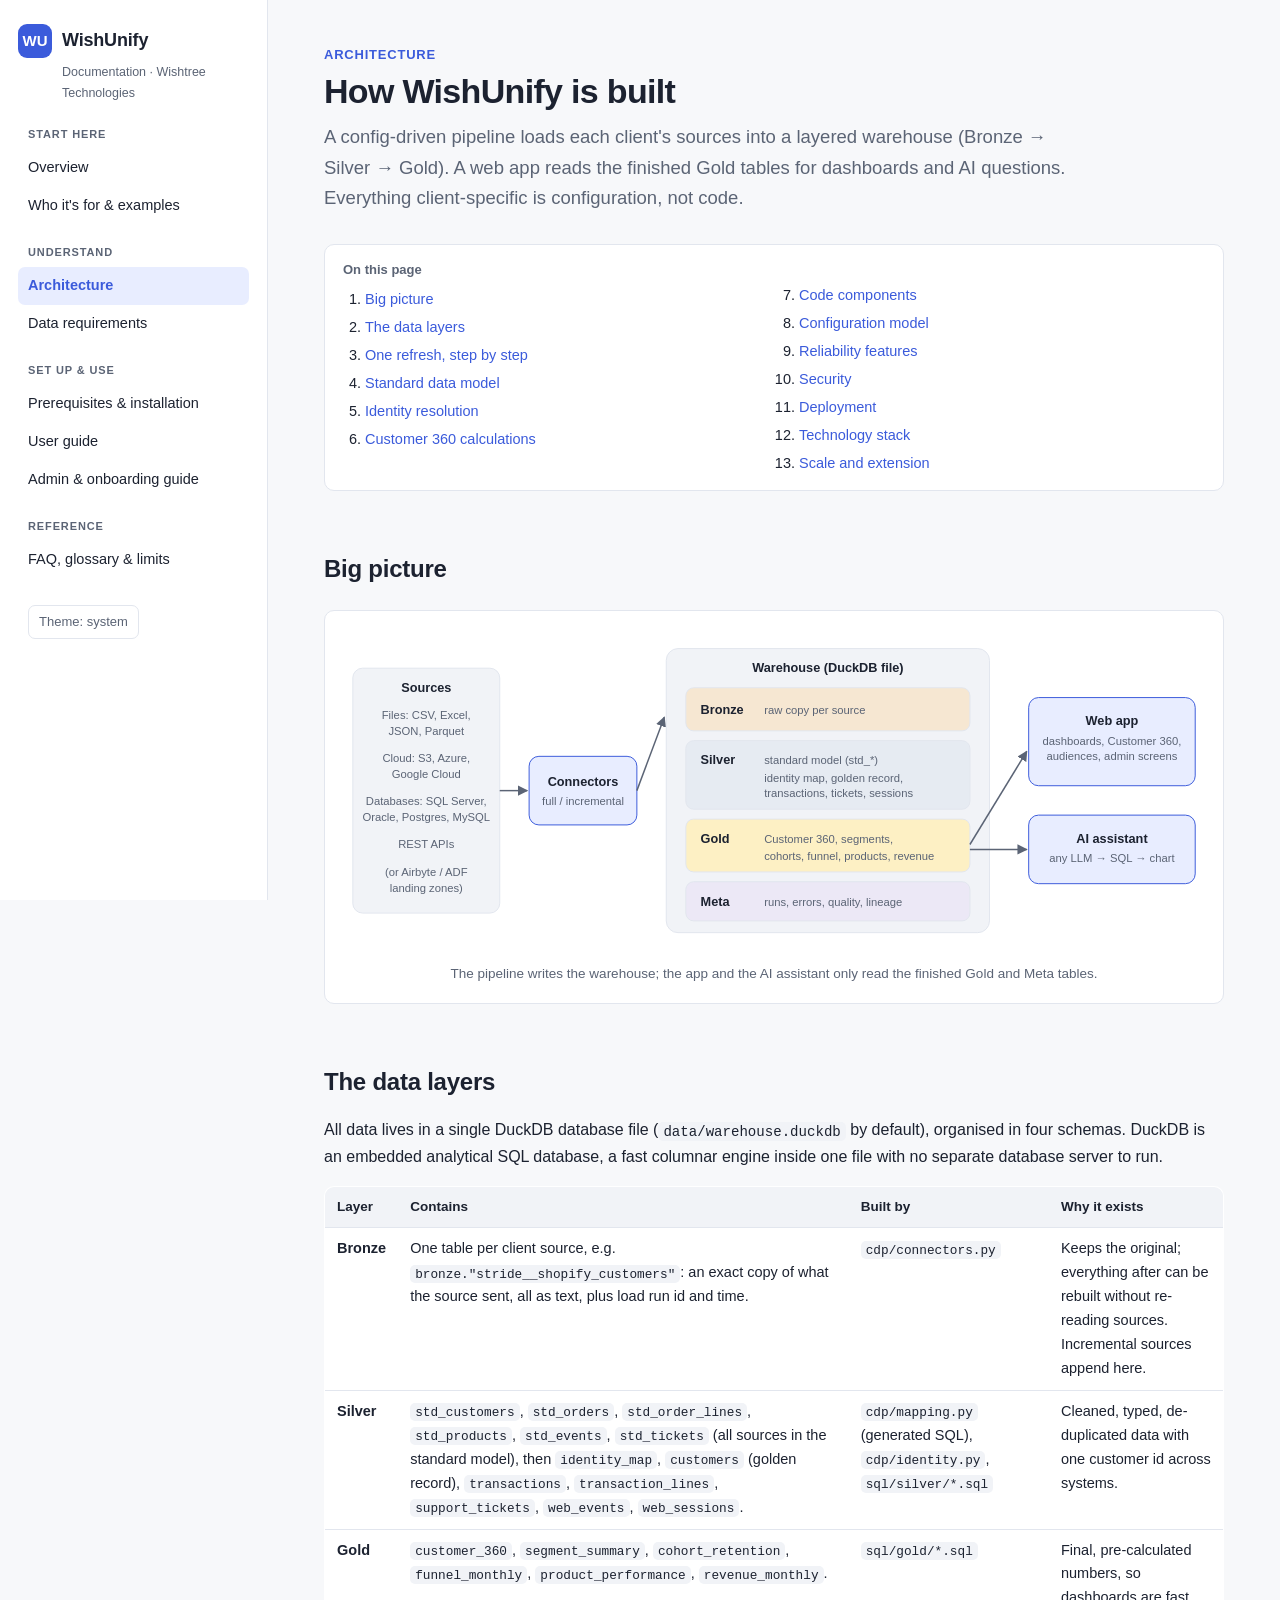
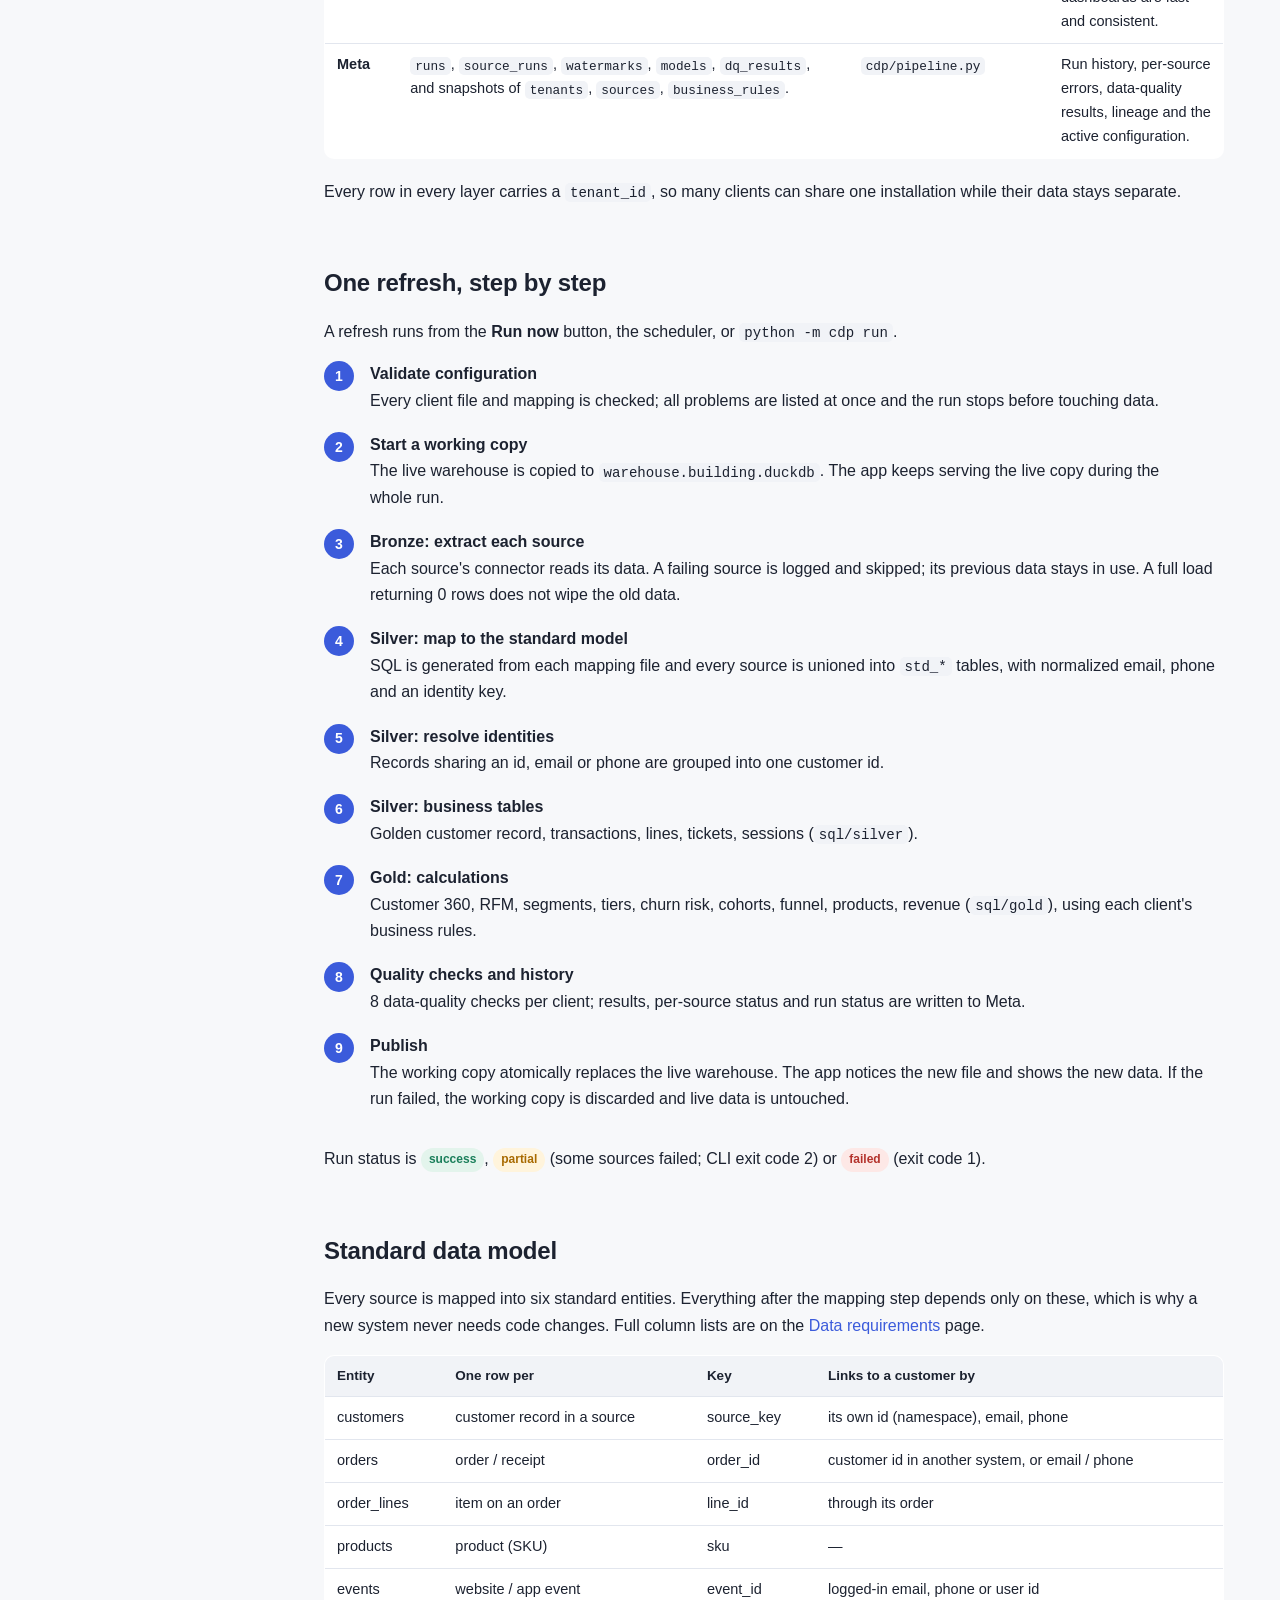
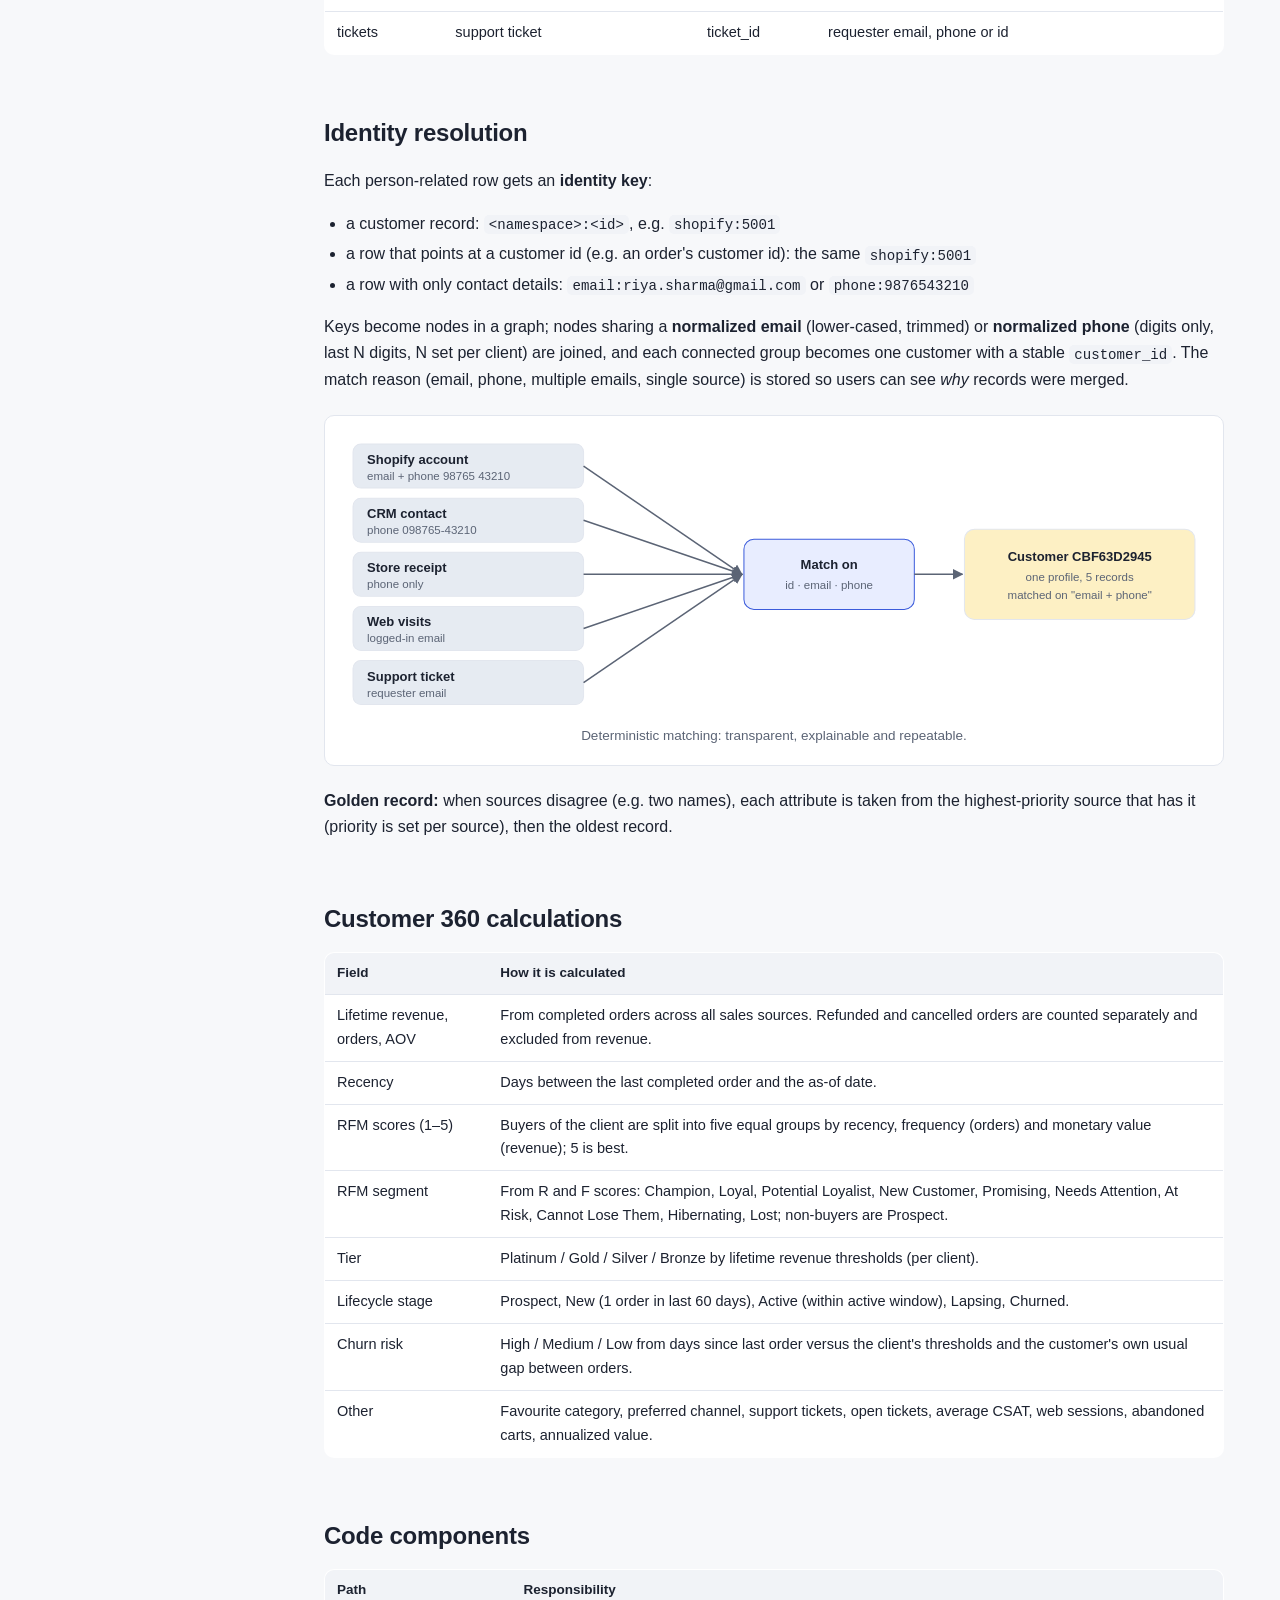
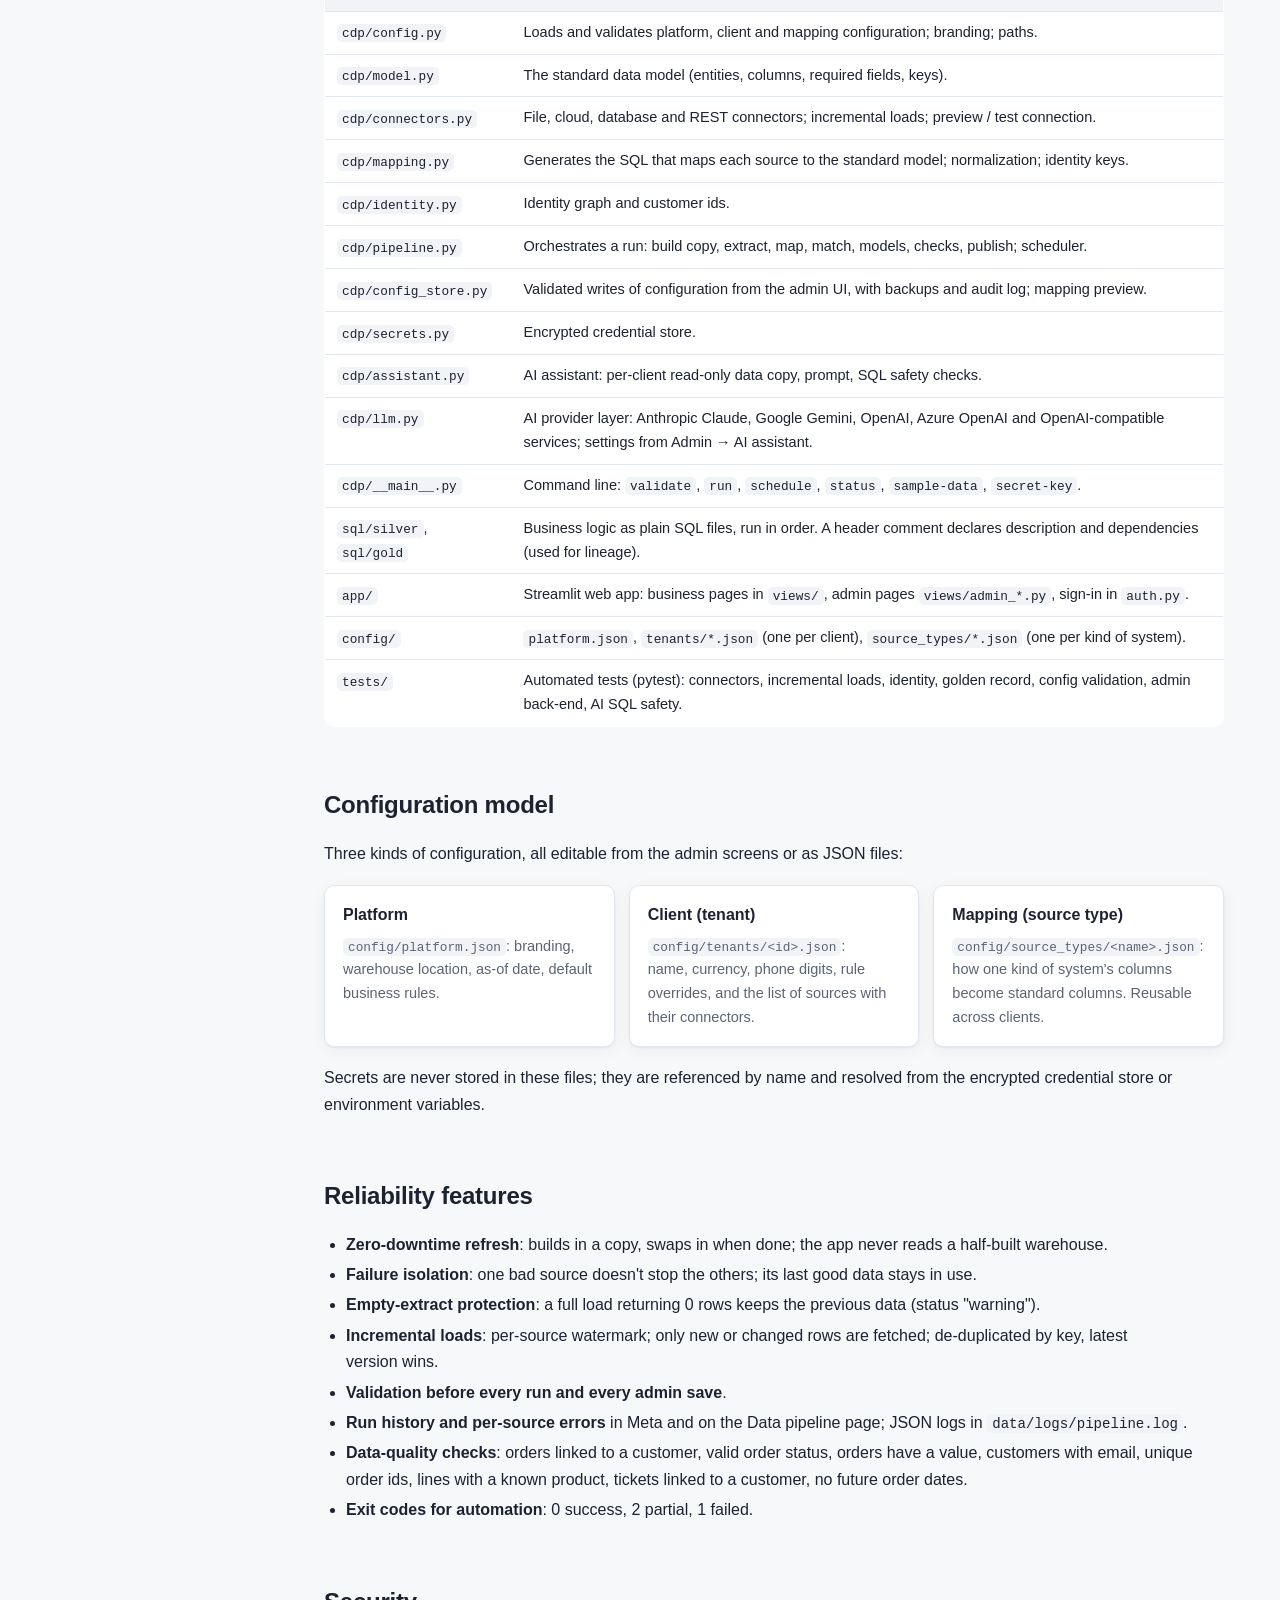
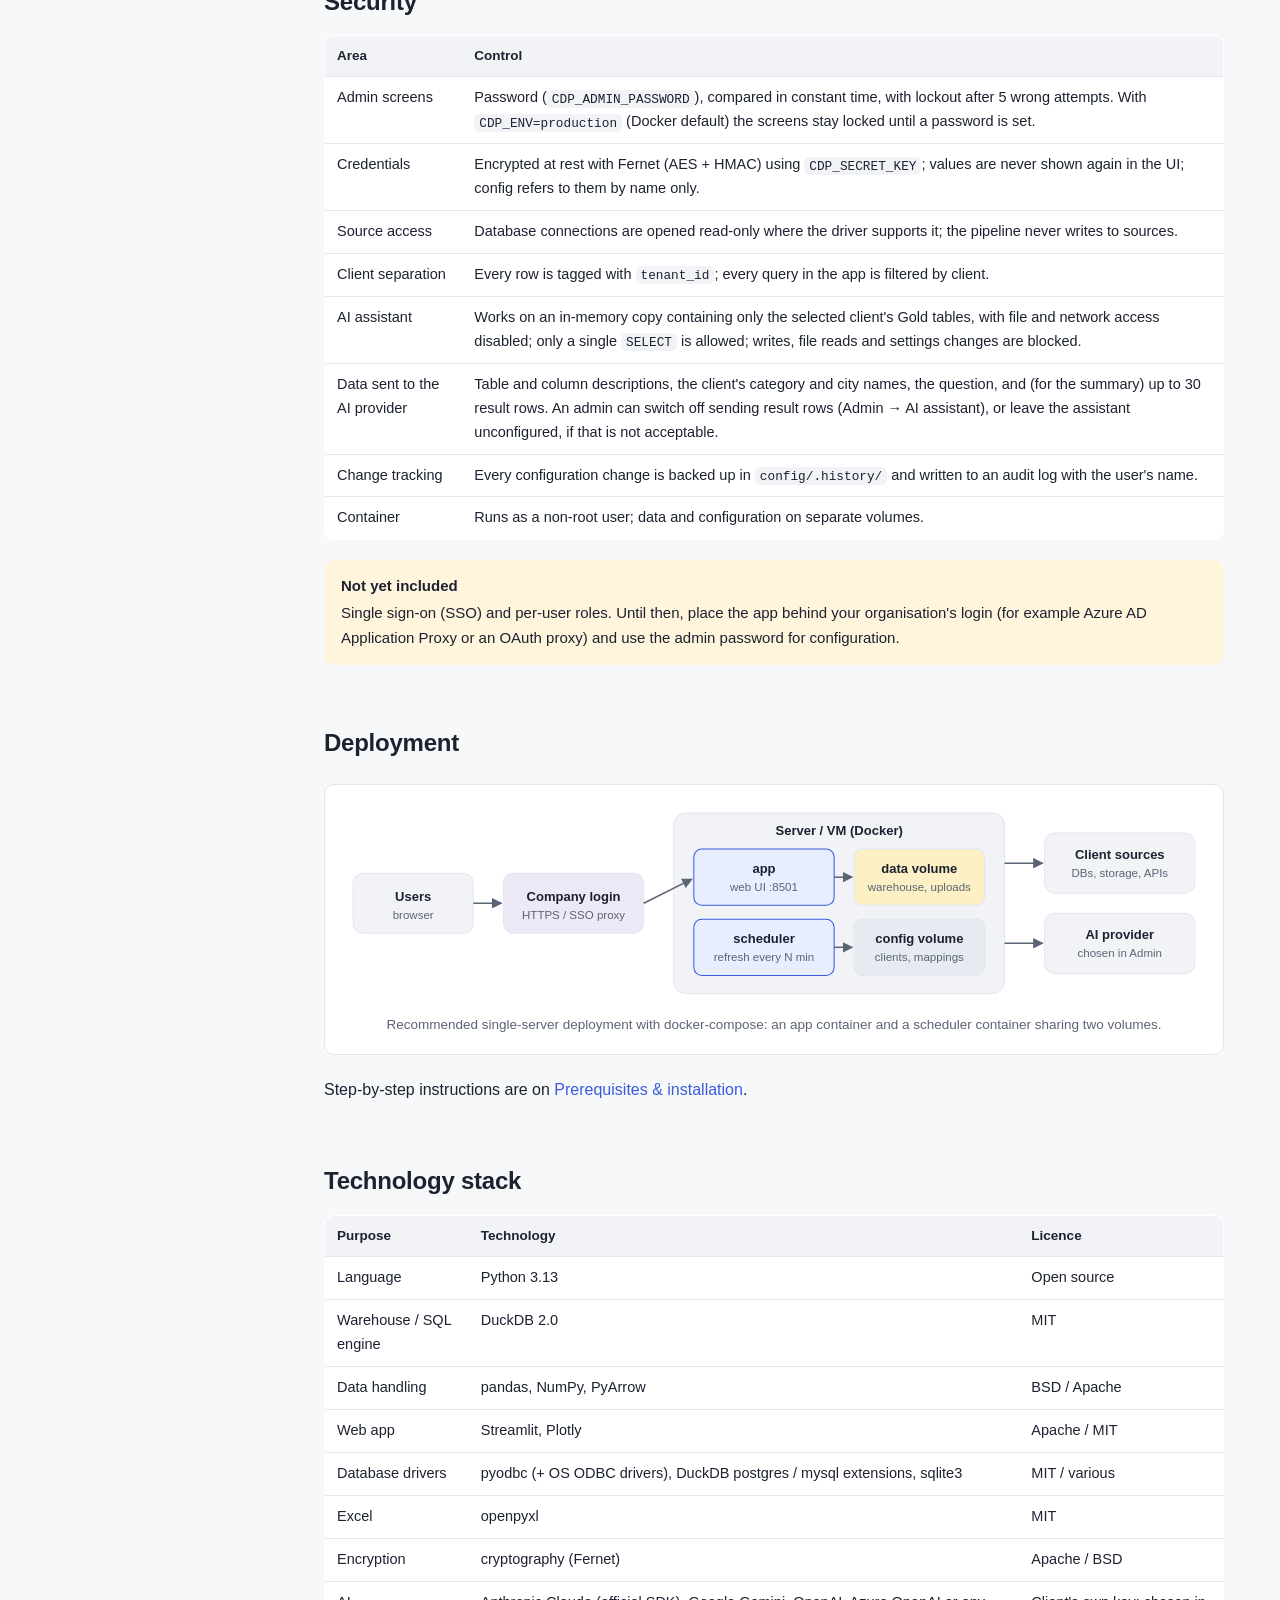
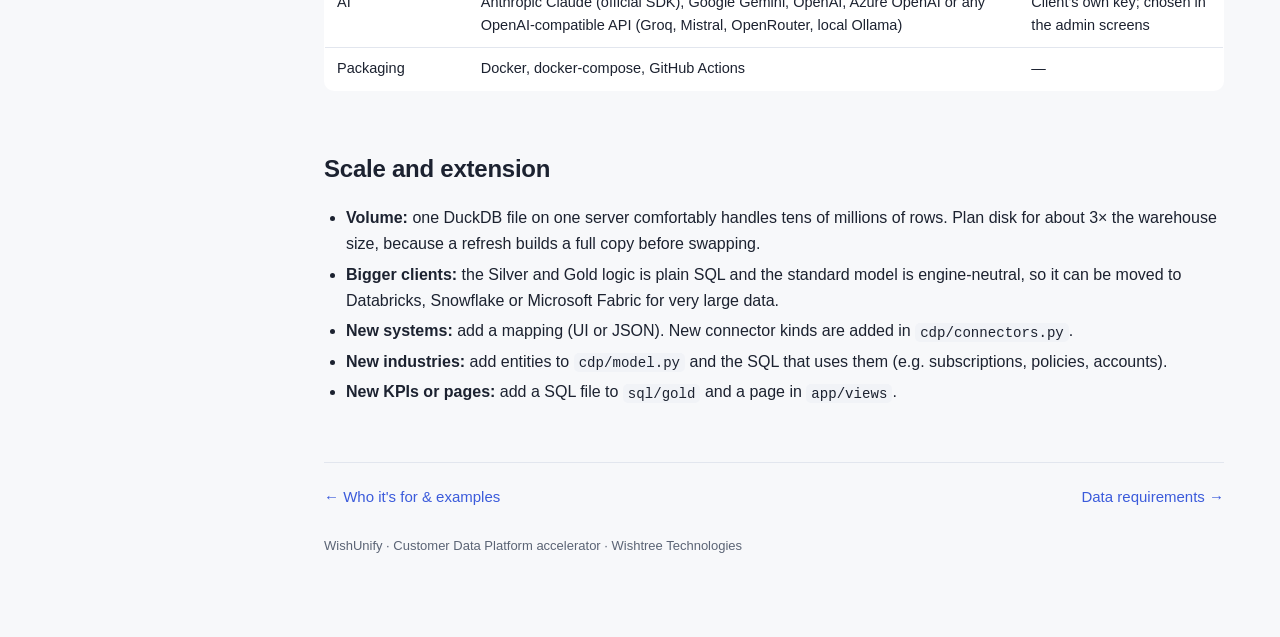
<file: docs/architecture.html>
<!doctype html>
<html lang="en">
<head>
<meta charset="utf-8">
<meta name="viewport" content="width=device-width, initial-scale=1">
<title>WishUnify Architecture</title>
<meta name="description" content="How WishUnify is built: layers, components, data flow, identity resolution, deployment, security and technology stack.">
<link rel="stylesheet" href="assets/docs.css">
<script src="assets/docs.js"></script>
</head>
<body>
<aside class="sidebar">
  <div class="brand"><div class="brand-mark">WU</div><div class="brand-name">WishUnify</div></div>
  <p class="brand-sub">Documentation · Wishtree Technologies</p>
  <nav class="nav">
    <div class="nav-group">Start here</div>
    <a href="index.html">Overview</a>
    <a href="use-cases.html">Who it's for &amp; examples</a>
    <div class="nav-group">Understand</div>
    <a href="architecture.html" aria-current="page">Architecture</a>
    <a href="data-requirements.html">Data requirements</a>
    <div class="nav-group">Set up &amp; use</div>
    <a href="prerequisites.html">Prerequisites &amp; installation</a>
    <a href="user-guide.html">User guide</a>
    <a href="admin-guide.html">Admin &amp; onboarding guide</a>
    <div class="nav-group">Reference</div>
    <a href="faq.html">FAQ, glossary &amp; limits</a>
  </nav>
  <button class="theme-toggle" type="button">Theme: system</button>
</aside>

<main><div class="content">
  <header class="page-head">
    <div class="eyebrow">Architecture</div>
    <h1>How WishUnify is built</h1>
    <p class="lead">A config-driven pipeline loads each client's sources into a layered warehouse
      (Bronze → Silver → Gold). A web app reads the finished Gold tables for dashboards and AI questions.
      Everything client-specific is configuration, not code.</p>
  </header>

  <div class="toc"><strong>On this page</strong><ol>
    <li><a href="#big-picture">Big picture</a></li>
    <li><a href="#layers">The data layers</a></li>
    <li><a href="#flow">One refresh, step by step</a></li>
    <li><a href="#model">Standard data model</a></li>
    <li><a href="#identity">Identity resolution</a></li>
    <li><a href="#c360">Customer 360 calculations</a></li>
    <li><a href="#components">Code components</a></li>
    <li><a href="#config">Configuration model</a></li>
    <li><a href="#reliability">Reliability features</a></li>
    <li><a href="#security">Security</a></li>
    <li><a href="#deploy">Deployment</a></li>
    <li><a href="#stack">Technology stack</a></li>
    <li><a href="#scale">Scale and extension</a></li>
  </ol></div>

  <h2 id="big-picture">Big picture</h2>
  <figure class="diagram">
    <svg viewBox="0 0 880 330" role="img" aria-label="Architecture: source systems feed connectors into a DuckDB warehouse with bronze, silver, gold and meta layers; the web app and AI assistant read gold; admins manage configuration">
      <defs><marker id="a2" viewBox="0 0 10 10" refX="9" refY="5" markerWidth="7" markerHeight="7" orient="auto"><path class="d-arrow" d="M0,0 L10,5 L0,10 z"/></marker></defs>
      <rect class="d-box" x="10" y="40" width="150" height="250" rx="10"/>
      <text class="d-text" x="85" y="64" text-anchor="middle">Sources</text>
      <text class="d-sub" x="85" y="92" text-anchor="middle">Files: CSV, Excel,</text>
      <text class="d-sub" x="85" y="108" text-anchor="middle">JSON, Parquet</text>
      <text class="d-sub" x="85" y="136" text-anchor="middle">Cloud: S3, Azure,</text>
      <text class="d-sub" x="85" y="152" text-anchor="middle">Google Cloud</text>
      <text class="d-sub" x="85" y="180" text-anchor="middle">Databases: SQL Server,</text>
      <text class="d-sub" x="85" y="196" text-anchor="middle">Oracle, Postgres, MySQL</text>
      <text class="d-sub" x="85" y="224" text-anchor="middle">REST APIs</text>
      <text class="d-sub" x="85" y="252" text-anchor="middle">(or Airbyte / ADF</text>
      <text class="d-sub" x="85" y="268" text-anchor="middle">landing zones)</text>
      <rect class="d-accent" x="190" y="130" width="110" height="70" rx="10"/>
      <text class="d-text" x="245" y="160" text-anchor="middle">Connectors</text>
      <text class="d-sub" x="245" y="180" text-anchor="middle">full / incremental</text>
      <rect class="d-box" x="330" y="20" width="330" height="290" rx="12"/>
      <text class="d-text" x="495" y="44" text-anchor="middle">Warehouse (DuckDB file)</text>
      <rect class="d-bronze" x="350" y="60" width="290" height="44" rx="8"/>
      <text class="d-text" x="365" y="87">Bronze</text><text class="d-sub" x="430" y="87">raw copy per source</text>
      <rect class="d-silver" x="350" y="114" width="290" height="70" rx="8"/>
      <text class="d-text" x="365" y="138">Silver</text><text class="d-sub" x="430" y="138">standard model (std_*)</text>
      <text class="d-sub" x="430" y="156">identity map, golden record,</text>
      <text class="d-sub" x="430" y="172">transactions, tickets, sessions</text>
      <rect class="d-gold" x="350" y="194" width="290" height="54" rx="8"/>
      <text class="d-text" x="365" y="218">Gold</text><text class="d-sub" x="430" y="218">Customer 360, segments,</text>
      <text class="d-sub" x="430" y="236">cohorts, funnel, products, revenue</text>
      <rect class="d-meta" x="350" y="258" width="290" height="40" rx="8"/>
      <text class="d-text" x="365" y="283">Meta</text><text class="d-sub" x="430" y="283">runs, errors, quality, lineage</text>
      <rect class="d-accent" x="700" y="70" width="170" height="90" rx="10"/>
      <text class="d-text" x="785" y="98" text-anchor="middle">Web app</text>
      <text class="d-sub" x="785" y="118" text-anchor="middle">dashboards, Customer 360,</text>
      <text class="d-sub" x="785" y="134" text-anchor="middle">audiences, admin screens</text>
      <rect class="d-accent" x="700" y="190" width="170" height="70" rx="10"/>
      <text class="d-text" x="785" y="218" text-anchor="middle">AI assistant</text>
      <text class="d-sub" x="785" y="238" text-anchor="middle">any LLM → SQL → chart</text>
      <path class="d-line" d="M160 165 H188" marker-end="url(#a2)"/>
      <path class="d-line" d="M300 165 L328 90" marker-end="url(#a2)"/>
      <path class="d-line" d="M640 220 L698 125" marker-end="url(#a2)"/>
      <path class="d-line" d="M640 225 H698" marker-end="url(#a2)"/>
    </svg>
    <figcaption>The pipeline writes the warehouse; the app and the AI assistant only read the finished Gold and Meta tables.</figcaption>
  </figure>

  <h2 id="layers">The data layers</h2>
  <p>All data lives in a single DuckDB database file (<code>data/warehouse.duckdb</code> by default), organised in four
    schemas. DuckDB is an embedded analytical SQL database, a fast columnar engine inside one file with no separate
    database server to run.</p>
  <div class="table-wrap"><table>
    <tr><th>Layer</th><th>Contains</th><th>Built by</th><th>Why it exists</th></tr>
    <tr><td><strong>Bronze</strong></td><td>One table per client source, e.g. <code>bronze."stride__shopify_customers"</code>: an exact copy of what the source sent, all as text, plus load run id and time.</td><td><code>cdp/connectors.py</code></td><td>Keeps the original; everything after can be rebuilt without re-reading sources. Incremental sources append here.</td></tr>
    <tr><td><strong>Silver</strong></td><td><code>std_customers</code>, <code>std_orders</code>, <code>std_order_lines</code>, <code>std_products</code>, <code>std_events</code>, <code>std_tickets</code> (all sources in the standard model), then <code>identity_map</code>, <code>customers</code> (golden record), <code>transactions</code>, <code>transaction_lines</code>, <code>support_tickets</code>, <code>web_events</code>, <code>web_sessions</code>.</td><td><code>cdp/mapping.py</code> (generated SQL), <code>cdp/identity.py</code>, <code>sql/silver/*.sql</code></td><td>Cleaned, typed, de-duplicated data with one customer id across systems.</td></tr>
    <tr><td><strong>Gold</strong></td><td><code>customer_360</code>, <code>segment_summary</code>, <code>cohort_retention</code>, <code>funnel_monthly</code>, <code>product_performance</code>, <code>revenue_monthly</code>.</td><td><code>sql/gold/*.sql</code></td><td>Final, pre-calculated numbers, so dashboards are fast and consistent.</td></tr>
    <tr><td><strong>Meta</strong></td><td><code>runs</code>, <code>source_runs</code>, <code>watermarks</code>, <code>models</code>, <code>dq_results</code>, and snapshots of <code>tenants</code>, <code>sources</code>, <code>business_rules</code>.</td><td><code>cdp/pipeline.py</code></td><td>Run history, per-source errors, data-quality results, lineage and the active configuration.</td></tr>
  </table></div>
  <p>Every row in every layer carries a <code>tenant_id</code>, so many clients can share one installation while their
    data stays separate.</p>

  <h2 id="flow">One refresh, step by step</h2>
  <p>A refresh runs from the <strong>Run now</strong> button, the scheduler, or <code>python -m cdp run</code>.</p>
  <ol class="steps">
    <li><strong>Validate configuration</strong>Every client file and mapping is checked; all problems are listed at once and the run stops before touching data.</li>
    <li><strong>Start a working copy</strong>The live warehouse is copied to <code>warehouse.building.duckdb</code>. The app keeps serving the live copy during the whole run.</li>
    <li><strong>Bronze: extract each source</strong>Each source's connector reads its data. A failing source is logged and skipped; its previous data stays in use. A full load returning 0 rows does not wipe the old data.</li>
    <li><strong>Silver: map to the standard model</strong>SQL is generated from each mapping file and every source is unioned into <code>std_*</code> tables, with normalized email, phone and an identity key.</li>
    <li><strong>Silver: resolve identities</strong>Records sharing an id, email or phone are grouped into one customer id.</li>
    <li><strong>Silver: business tables</strong>Golden customer record, transactions, lines, tickets, sessions (<code>sql/silver</code>).</li>
    <li><strong>Gold: calculations</strong>Customer 360, RFM, segments, tiers, churn risk, cohorts, funnel, products, revenue (<code>sql/gold</code>), using each client's business rules.</li>
    <li><strong>Quality checks and history</strong>8 data-quality checks per client; results, per-source status and run status are written to Meta.</li>
    <li><strong>Publish</strong>The working copy atomically replaces the live warehouse. The app notices the new file and shows the new data. If the run failed, the working copy is discarded and live data is untouched.</li>
  </ol>
  <p>Run status is <span class="badge good">success</span>, <span class="badge warn">partial</span> (some sources failed;
    CLI exit code 2) or <span class="badge req">failed</span> (exit code 1).</p>

  <h2 id="model">Standard data model</h2>
  <p>Every source is mapped into six standard entities. Everything after the mapping step depends only on these, which
    is why a new system never needs code changes. Full column lists are on the
    <a href="data-requirements.html">Data requirements</a> page.</p>
  <div class="table-wrap"><table>
    <tr><th>Entity</th><th>One row per</th><th>Key</th><th>Links to a customer by</th></tr>
    <tr><td>customers</td><td>customer record in a source</td><td>source_key</td><td>its own id (namespace), email, phone</td></tr>
    <tr><td>orders</td><td>order / receipt</td><td>order_id</td><td>customer id in another system, or email / phone</td></tr>
    <tr><td>order_lines</td><td>item on an order</td><td>line_id</td><td>through its order</td></tr>
    <tr><td>products</td><td>product (SKU)</td><td>sku</td><td>—</td></tr>
    <tr><td>events</td><td>website / app event</td><td>event_id</td><td>logged-in email, phone or user id</td></tr>
    <tr><td>tickets</td><td>support ticket</td><td>ticket_id</td><td>requester email, phone or id</td></tr>
  </table></div>

  <h2 id="identity">Identity resolution</h2>
  <p>Each person-related row gets an <strong>identity key</strong>:</p>
  <ul>
    <li>a customer record: <code>&lt;namespace&gt;:&lt;id&gt;</code>, e.g. <code>shopify:5001</code></li>
    <li>a row that points at a customer id (e.g. an order's customer id): the same <code>shopify:5001</code></li>
    <li>a row with only contact details: <code>email:riya.sharma@gmail.com</code> or <code>phone:9876543210</code></li>
  </ul>
  <p>Keys become nodes in a graph; nodes sharing a <strong>normalized email</strong> (lower-cased, trimmed) or
    <strong>normalized phone</strong> (digits only, last N digits, N set per client) are joined, and each connected group
    becomes one customer with a stable <code>customer_id</code>. The match reason (email, phone, multiple emails,
    single source) is stored so users can see <em>why</em> records were merged.</p>
  <figure class="diagram">
    <svg viewBox="0 0 860 280" role="img" aria-label="Example: Shopify account, CRM contact, store receipt, web visits and support ticket linked by phone and email into one customer">
      <defs><marker id="a3" viewBox="0 0 10 10" refX="9" refY="5" markerWidth="7" markerHeight="7" orient="auto"><path class="d-arrow" d="M0,0 L10,5 L0,10 z"/></marker></defs>
      <rect class="d-silver" x="10" y="10" width="230" height="44" rx="8"/><text class="d-text" x="24" y="30">Shopify account</text><text class="d-sub" x="24" y="46">email + phone 98765 43210</text>
      <path class="d-line" d="M240 32 L398 140" marker-end="url(#a3)"/>
      <rect class="d-silver" x="10" y="64" width="230" height="44" rx="8"/><text class="d-text" x="24" y="84">CRM contact</text><text class="d-sub" x="24" y="100">phone 098765-43210</text>
      <path class="d-line" d="M240 86 L398 140" marker-end="url(#a3)"/>
      <rect class="d-silver" x="10" y="118" width="230" height="44" rx="8"/><text class="d-text" x="24" y="138">Store receipt</text><text class="d-sub" x="24" y="154">phone only</text>
      <path class="d-line" d="M240 140 L398 140" marker-end="url(#a3)"/>
      <rect class="d-silver" x="10" y="172" width="230" height="44" rx="8"/><text class="d-text" x="24" y="192">Web visits</text><text class="d-sub" x="24" y="208">logged-in email</text>
      <path class="d-line" d="M240 194 L398 140" marker-end="url(#a3)"/>
      <rect class="d-silver" x="10" y="226" width="230" height="44" rx="8"/><text class="d-text" x="24" y="246">Support ticket</text><text class="d-sub" x="24" y="262">requester email</text>
      <path class="d-line" d="M240 248 L398 140" marker-end="url(#a3)"/>
      <rect class="d-accent" x="400" y="105" width="170" height="70" rx="10"/><text class="d-text" x="485" y="135" text-anchor="middle">Match on</text><text class="d-sub" x="485" y="155" text-anchor="middle">id · email · phone</text>
      <rect class="d-gold" x="620" y="95" width="230" height="90" rx="10"/><text class="d-text" x="735" y="127" text-anchor="middle">Customer CBF63D2945</text><text class="d-sub" x="735" y="147" text-anchor="middle">one profile, 5 records</text><text class="d-sub" x="735" y="165" text-anchor="middle">matched on "email + phone"</text>
      <path class="d-line" d="M570 140 H618" marker-end="url(#a3)"/>
    </svg>
    <figcaption>Deterministic matching: transparent, explainable and repeatable.</figcaption>
  </figure>
  <p><strong>Golden record:</strong> when sources disagree (e.g. two names), each attribute is taken from the
    highest-priority source that has it (priority is set per source), then the oldest record.</p>

  <h2 id="c360">Customer 360 calculations</h2>
  <div class="table-wrap"><table>
    <tr><th>Field</th><th>How it is calculated</th></tr>
    <tr><td>Lifetime revenue, orders, AOV</td><td>From completed orders across all sales sources. Refunded and cancelled orders are counted separately and excluded from revenue.</td></tr>
    <tr><td>Recency</td><td>Days between the last completed order and the as-of date.</td></tr>
    <tr><td>RFM scores (1–5)</td><td>Buyers of the client are split into five equal groups by recency, frequency (orders) and monetary value (revenue); 5 is best.</td></tr>
    <tr><td>RFM segment</td><td>From R and F scores: Champion, Loyal, Potential Loyalist, New Customer, Promising, Needs Attention, At Risk, Cannot Lose Them, Hibernating, Lost; non-buyers are Prospect.</td></tr>
    <tr><td>Tier</td><td>Platinum / Gold / Silver / Bronze by lifetime revenue thresholds (per client).</td></tr>
    <tr><td>Lifecycle stage</td><td>Prospect, New (1 order in last 60 days), Active (within active window), Lapsing, Churned.</td></tr>
    <tr><td>Churn risk</td><td>High / Medium / Low from days since last order versus the client's thresholds and the customer's own usual gap between orders.</td></tr>
    <tr><td>Other</td><td>Favourite category, preferred channel, support tickets, open tickets, average CSAT, web sessions, abandoned carts, annualized value.</td></tr>
  </table></div>

  <h2 id="components">Code components</h2>
  <div class="table-wrap"><table>
    <tr><th>Path</th><th>Responsibility</th></tr>
    <tr><td><code>cdp/config.py</code></td><td>Loads and validates platform, client and mapping configuration; branding; paths.</td></tr>
    <tr><td><code>cdp/model.py</code></td><td>The standard data model (entities, columns, required fields, keys).</td></tr>
    <tr><td><code>cdp/connectors.py</code></td><td>File, cloud, database and REST connectors; incremental loads; preview / test connection.</td></tr>
    <tr><td><code>cdp/mapping.py</code></td><td>Generates the SQL that maps each source to the standard model; normalization; identity keys.</td></tr>
    <tr><td><code>cdp/identity.py</code></td><td>Identity graph and customer ids.</td></tr>
    <tr><td><code>cdp/pipeline.py</code></td><td>Orchestrates a run: build copy, extract, map, match, models, checks, publish; scheduler.</td></tr>
    <tr><td><code>cdp/config_store.py</code></td><td>Validated writes of configuration from the admin UI, with backups and audit log; mapping preview.</td></tr>
    <tr><td><code>cdp/secrets.py</code></td><td>Encrypted credential store.</td></tr>
    <tr><td><code>cdp/assistant.py</code></td><td>AI assistant: per-client read-only data copy, prompt, SQL safety checks.</td></tr>
    <tr><td><code>cdp/llm.py</code></td><td>AI provider layer: Anthropic Claude, Google Gemini, OpenAI, Azure OpenAI and OpenAI-compatible services; settings from Admin → AI assistant.</td></tr>
    <tr><td><code>cdp/__main__.py</code></td><td>Command line: <code>validate</code>, <code>run</code>, <code>schedule</code>, <code>status</code>, <code>sample-data</code>, <code>secret-key</code>.</td></tr>
    <tr><td><code>sql/silver</code>, <code>sql/gold</code></td><td>Business logic as plain SQL files, run in order. A header comment declares description and dependencies (used for lineage).</td></tr>
    <tr><td><code>app/</code></td><td>Streamlit web app: business pages in <code>views/</code>, admin pages <code>views/admin_*.py</code>, sign-in in <code>auth.py</code>.</td></tr>
    <tr><td><code>config/</code></td><td><code>platform.json</code>, <code>tenants/*.json</code> (one per client), <code>source_types/*.json</code> (one per kind of system).</td></tr>
    <tr><td><code>tests/</code></td><td>Automated tests (pytest): connectors, incremental loads, identity, golden record, config validation, admin back-end, AI SQL safety.</td></tr>
  </table></div>

  <h2 id="config">Configuration model</h2>
  <p>Three kinds of configuration, all editable from the admin screens or as JSON files:</p>
  <div class="cards">
    <div class="card"><h4>Platform</h4><p><code>config/platform.json</code>: branding, warehouse location, as-of date, default business rules.</p></div>
    <div class="card"><h4>Client (tenant)</h4><p><code>config/tenants/&lt;id&gt;.json</code>: name, currency, phone digits, rule overrides, and the list of sources with their connectors.</p></div>
    <div class="card"><h4>Mapping (source type)</h4><p><code>config/source_types/&lt;name&gt;.json</code>: how one kind of system's columns become standard columns. Reusable across clients.</p></div>
  </div>
  <p>Secrets are never stored in these files; they are referenced by name and resolved from the encrypted credential
    store or environment variables.</p>

  <h2 id="reliability">Reliability features</h2>
  <ul>
    <li><strong>Zero-downtime refresh</strong>: builds in a copy, swaps in when done; the app never reads a half-built warehouse.</li>
    <li><strong>Failure isolation</strong>: one bad source doesn't stop the others; its last good data stays in use.</li>
    <li><strong>Empty-extract protection</strong>: a full load returning 0 rows keeps the previous data (status "warning").</li>
    <li><strong>Incremental loads</strong>: per-source watermark; only new or changed rows are fetched; de-duplicated by key, latest version wins.</li>
    <li><strong>Validation before every run and every admin save</strong>.</li>
    <li><strong>Run history and per-source errors</strong> in Meta and on the Data pipeline page; JSON logs in <code>data/logs/pipeline.log</code>.</li>
    <li><strong>Data-quality checks</strong>: orders linked to a customer, valid order status, orders have a value, customers with email, unique order ids, lines with a known product, tickets linked to a customer, no future order dates.</li>
    <li><strong>Exit codes for automation</strong>: 0 success, 2 partial, 1 failed.</li>
  </ul>

  <h2 id="security">Security</h2>
  <div class="table-wrap"><table>
    <tr><th>Area</th><th>Control</th></tr>
    <tr><td>Admin screens</td><td>Password (<code>CDP_ADMIN_PASSWORD</code>), compared in constant time, with lockout after 5 wrong attempts. With <code>CDP_ENV=production</code> (Docker default) the screens stay locked until a password is set.</td></tr>
    <tr><td>Credentials</td><td>Encrypted at rest with Fernet (AES + HMAC) using <code>CDP_SECRET_KEY</code>; values are never shown again in the UI; config refers to them by name only.</td></tr>
    <tr><td>Source access</td><td>Database connections are opened read-only where the driver supports it; the pipeline never writes to sources.</td></tr>
    <tr><td>Client separation</td><td>Every row is tagged with <code>tenant_id</code>; every query in the app is filtered by client.</td></tr>
    <tr><td>AI assistant</td><td>Works on an in-memory copy containing only the selected client's Gold tables, with file and network access disabled; only a single <code>SELECT</code> is allowed; writes, file reads and settings changes are blocked.</td></tr>
    <tr><td>Data sent to the AI provider</td><td>Table and column descriptions, the client's category and city names, the question, and (for the summary) up to 30 result rows. An admin can switch off sending result rows (Admin → AI assistant), or leave the assistant unconfigured, if that is not acceptable.</td></tr>
    <tr><td>Change tracking</td><td>Every configuration change is backed up in <code>config/.history/</code> and written to an audit log with the user's name.</td></tr>
    <tr><td>Container</td><td>Runs as a non-root user; data and configuration on separate volumes.</td></tr>
  </table></div>
  <div class="callout warn"><strong>Not yet included</strong>Single sign-on (SSO) and per-user roles. Until then, place the app behind your
    organisation's login (for example Azure AD Application Proxy or an OAuth proxy) and use the admin password for configuration.</div>

  <h2 id="deploy">Deployment</h2>
  <figure class="diagram">
    <svg viewBox="0 0 860 200" role="img" aria-label="Deployment: users reach the app container through the company login; a scheduler container refreshes the warehouse; both share data and config volumes">
      <defs><marker id="a4" viewBox="0 0 10 10" refX="9" refY="5" markerWidth="7" markerHeight="7" orient="auto"><path class="d-arrow" d="M0,0 L10,5 L0,10 z"/></marker></defs>
      <rect class="d-box" x="10" y="70" width="120" height="60" rx="10"/><text class="d-text" x="70" y="98" text-anchor="middle">Users</text><text class="d-sub" x="70" y="116" text-anchor="middle">browser</text>
      <rect class="d-meta" x="160" y="70" width="140" height="60" rx="10"/><text class="d-text" x="230" y="98" text-anchor="middle">Company login</text><text class="d-sub" x="230" y="116" text-anchor="middle">HTTPS / SSO proxy</text>
      <rect class="d-box" x="330" y="10" width="330" height="180" rx="12"/><text class="d-text" x="495" y="32" text-anchor="middle">Server / VM (Docker)</text>
      <rect class="d-accent" x="350" y="46" width="140" height="56" rx="8"/><text class="d-text" x="420" y="70" text-anchor="middle">app</text><text class="d-sub" x="420" y="88" text-anchor="middle">web UI :8501</text>
      <rect class="d-accent" x="350" y="116" width="140" height="56" rx="8"/><text class="d-text" x="420" y="140" text-anchor="middle">scheduler</text><text class="d-sub" x="420" y="158" text-anchor="middle">refresh every N min</text>
      <rect class="d-gold" x="510" y="46" width="130" height="56" rx="8"/><text class="d-text" x="575" y="70" text-anchor="middle">data volume</text><text class="d-sub" x="575" y="88" text-anchor="middle">warehouse, uploads</text>
      <rect class="d-silver" x="510" y="116" width="130" height="56" rx="8"/><text class="d-text" x="575" y="140" text-anchor="middle">config volume</text><text class="d-sub" x="575" y="158" text-anchor="middle">clients, mappings</text>
      <rect class="d-box" x="700" y="30" width="150" height="60" rx="10"/><text class="d-text" x="775" y="56" text-anchor="middle">Client sources</text><text class="d-sub" x="775" y="74" text-anchor="middle">DBs, storage, APIs</text>
      <rect class="d-box" x="700" y="110" width="150" height="60" rx="10"/><text class="d-text" x="775" y="136" text-anchor="middle">AI provider</text><text class="d-sub" x="775" y="154" text-anchor="middle">chosen in Admin</text>
      <path class="d-line" d="M130 100 H158" marker-end="url(#a4)"/><path class="d-line" d="M300 100 L348 76" marker-end="url(#a4)"/>
      <path class="d-line" d="M490 74 H508" marker-end="url(#a4)"/><path class="d-line" d="M490 144 H508" marker-end="url(#a4)"/>
      <path class="d-line" d="M660 60 H698" marker-end="url(#a4)"/><path class="d-line" d="M660 140 H698" marker-end="url(#a4)"/>
    </svg>
    <figcaption>Recommended single-server deployment with docker-compose: an app container and a scheduler container sharing two volumes.</figcaption>
  </figure>
  <p>Step-by-step instructions are on <a href="prerequisites.html">Prerequisites &amp; installation</a>.</p>

  <h2 id="stack">Technology stack</h2>
  <div class="table-wrap"><table>
    <tr><th>Purpose</th><th>Technology</th><th>Licence</th></tr>
    <tr><td>Language</td><td>Python 3.13</td><td>Open source</td></tr>
    <tr><td>Warehouse / SQL engine</td><td>DuckDB 2.0</td><td>MIT</td></tr>
    <tr><td>Data handling</td><td>pandas, NumPy, PyArrow</td><td>BSD / Apache</td></tr>
    <tr><td>Web app</td><td>Streamlit, Plotly</td><td>Apache / MIT</td></tr>
    <tr><td>Database drivers</td><td>pyodbc (+ OS ODBC drivers), DuckDB postgres / mysql extensions, sqlite3</td><td>MIT / various</td></tr>
    <tr><td>Excel</td><td>openpyxl</td><td>MIT</td></tr>
    <tr><td>Encryption</td><td>cryptography (Fernet)</td><td>Apache / BSD</td></tr>
    <tr><td>AI</td><td>Anthropic Claude (official SDK), Google Gemini, OpenAI, Azure OpenAI or any OpenAI-compatible API (Groq, Mistral, OpenRouter, local Ollama)</td><td>Client's own key; chosen in the admin screens</td></tr>
    <tr><td>Packaging</td><td>Docker, docker-compose, GitHub Actions</td><td>—</td></tr>
  </table></div>

  <h2 id="scale">Scale and extension</h2>
  <ul>
    <li><strong>Volume:</strong> one DuckDB file on one server comfortably handles tens of millions of rows. Plan disk for about 3× the warehouse size, because a refresh builds a full copy before swapping.</li>
    <li><strong>Bigger clients:</strong> the Silver and Gold logic is plain SQL and the standard model is engine-neutral, so it can be moved to Databricks, Snowflake or Microsoft Fabric for very large data.</li>
    <li><strong>New systems:</strong> add a mapping (UI or JSON). New connector kinds are added in <code>cdp/connectors.py</code>.</li>
    <li><strong>New industries:</strong> add entities to <code>cdp/model.py</code> and the SQL that uses them (e.g. subscriptions, policies, accounts).</li>
    <li><strong>New KPIs or pages:</strong> add a SQL file to <code>sql/gold</code> and a page in <code>app/views</code>.</li>
  </ul>

  <nav class="page-nav"><a href="use-cases.html">← Who it's for &amp; examples</a><a href="data-requirements.html">Data requirements →</a></nav>
  <footer class="doc-footer">WishUnify · Customer Data Platform accelerator · Wishtree Technologies</footer>
</div></main>
</body>
</html>
</file>
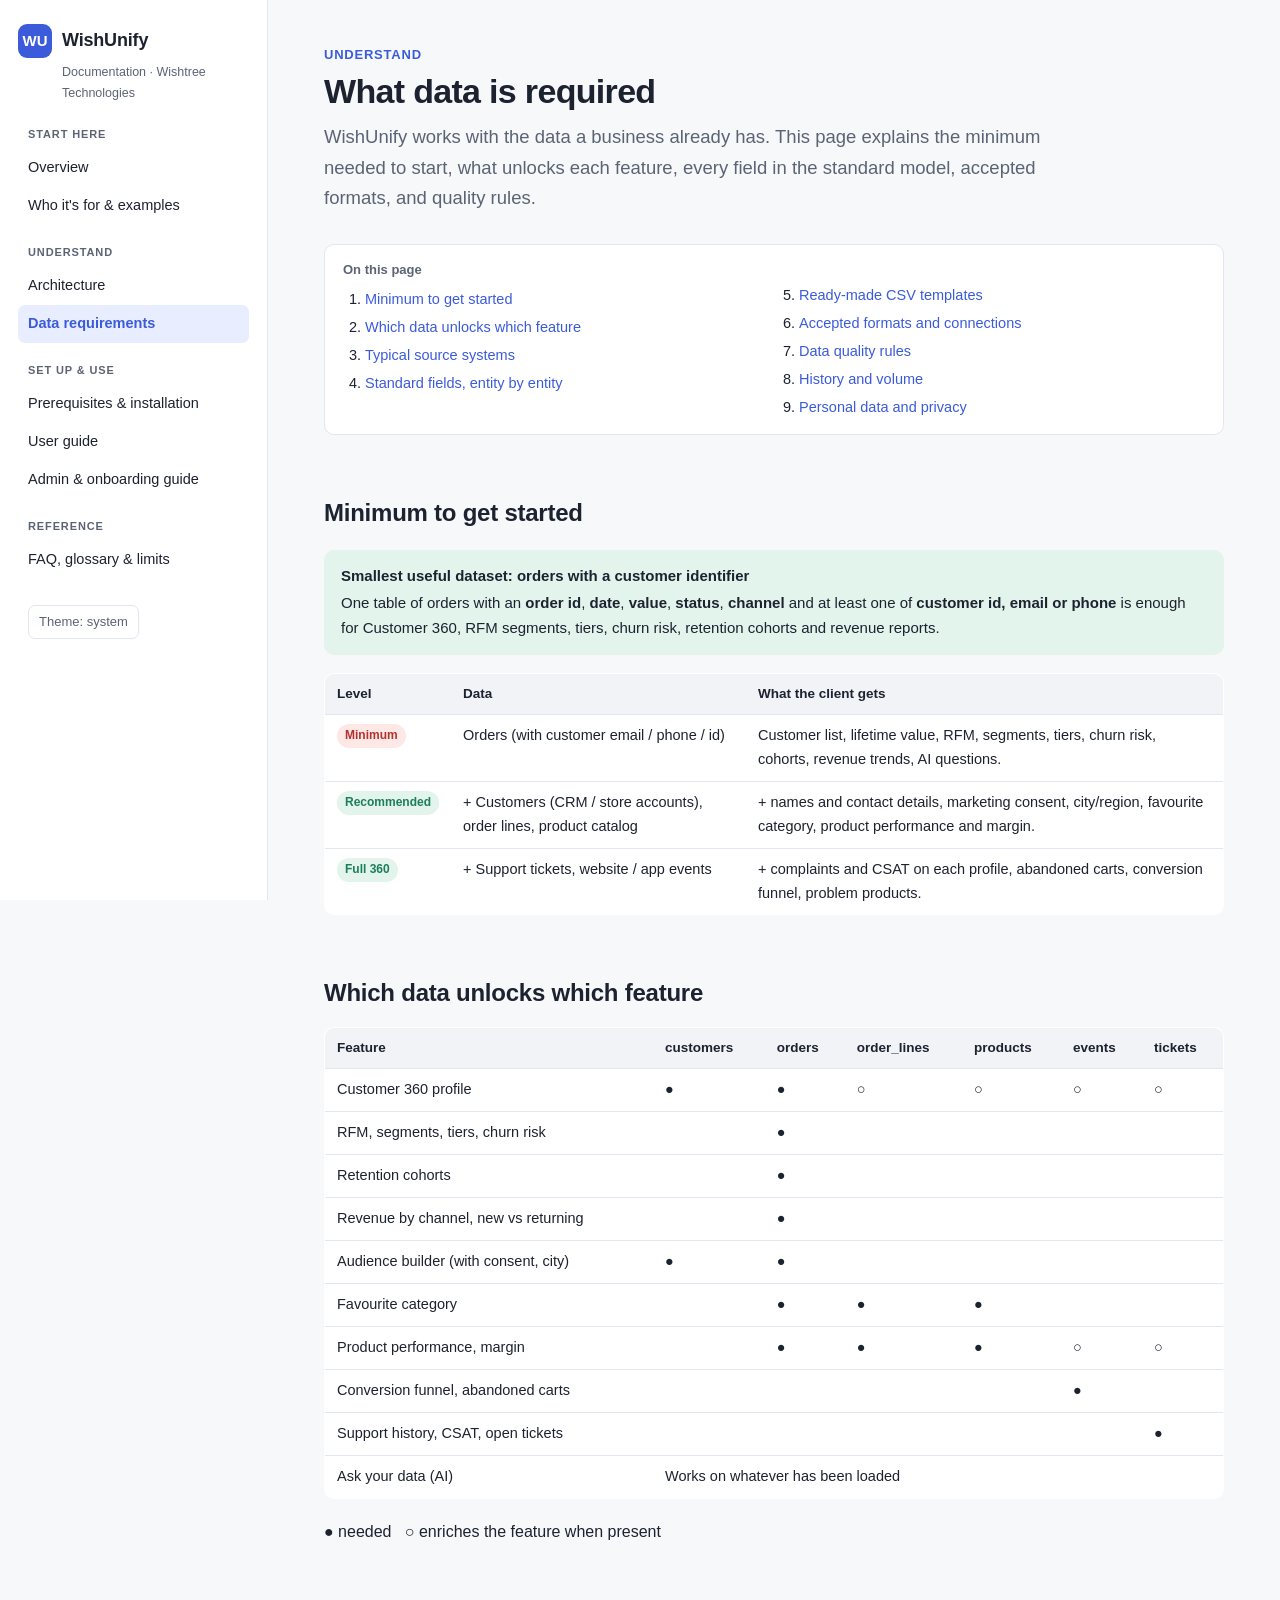
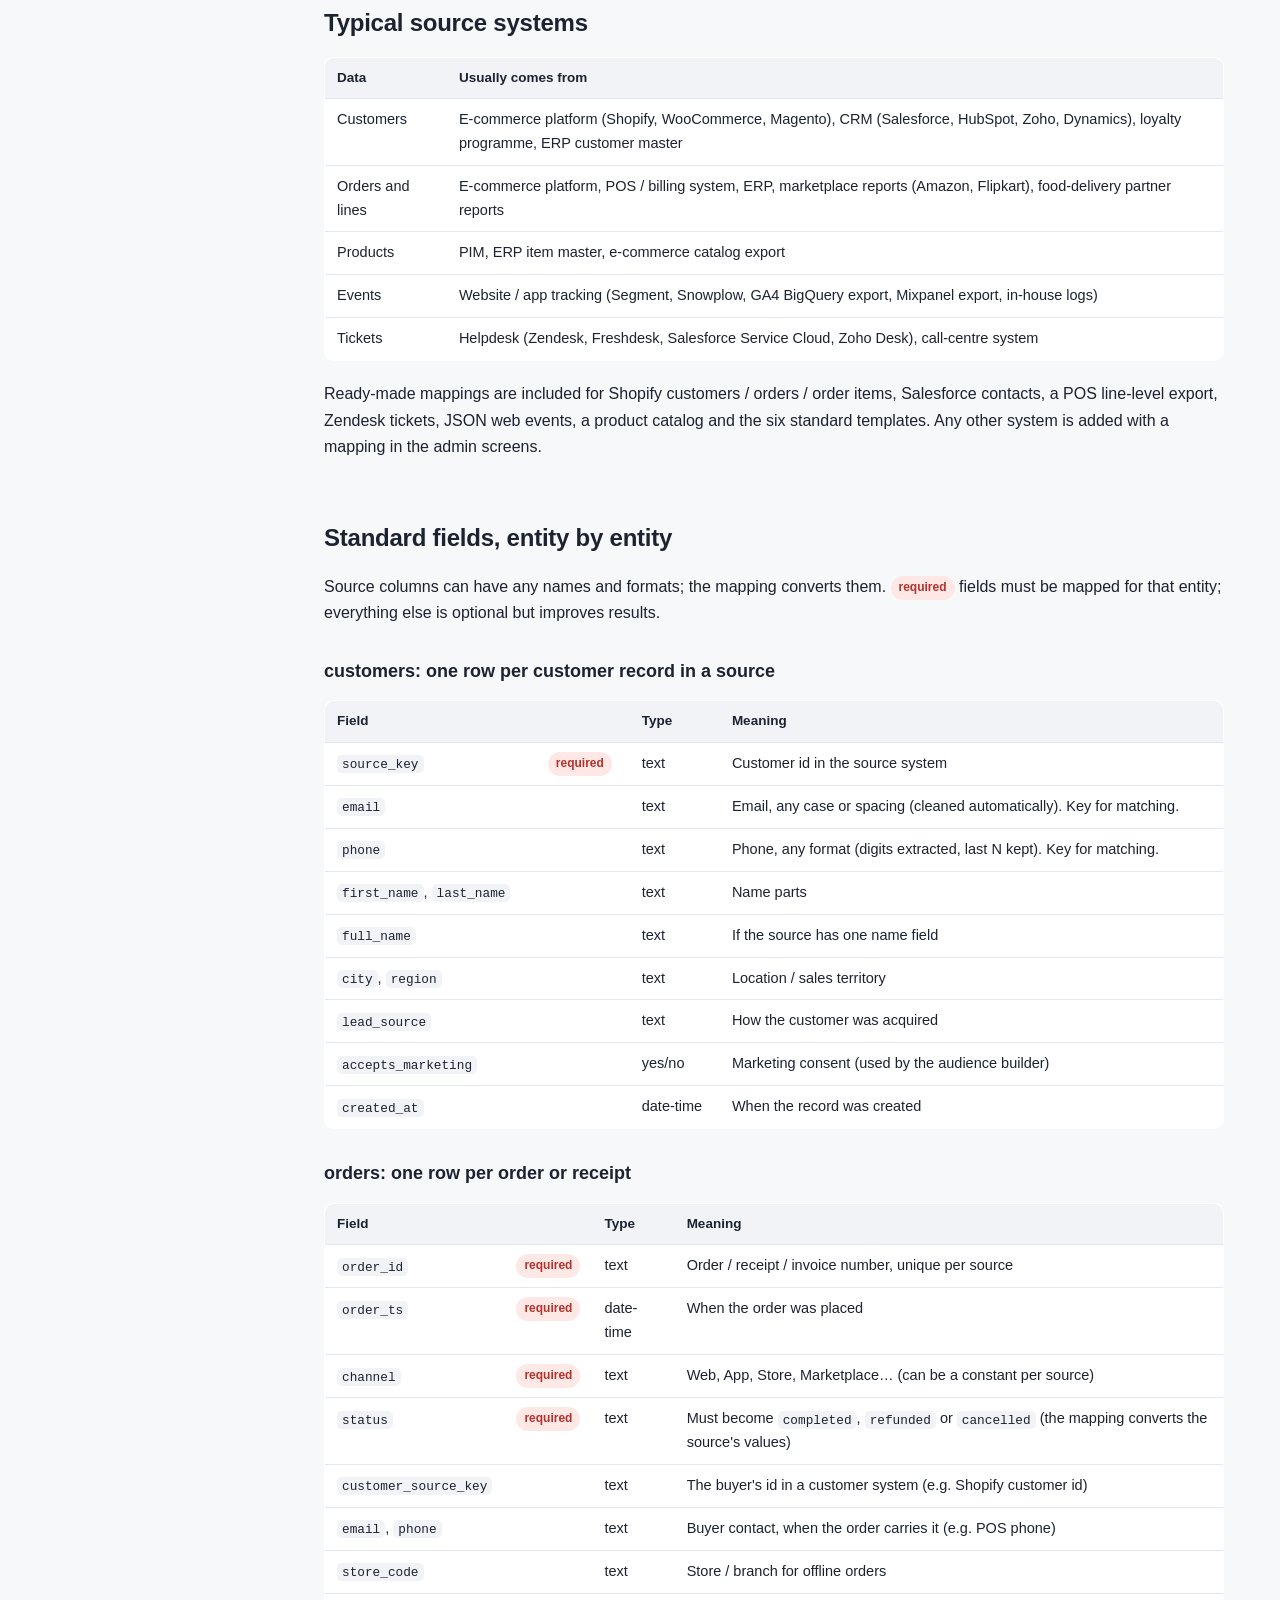
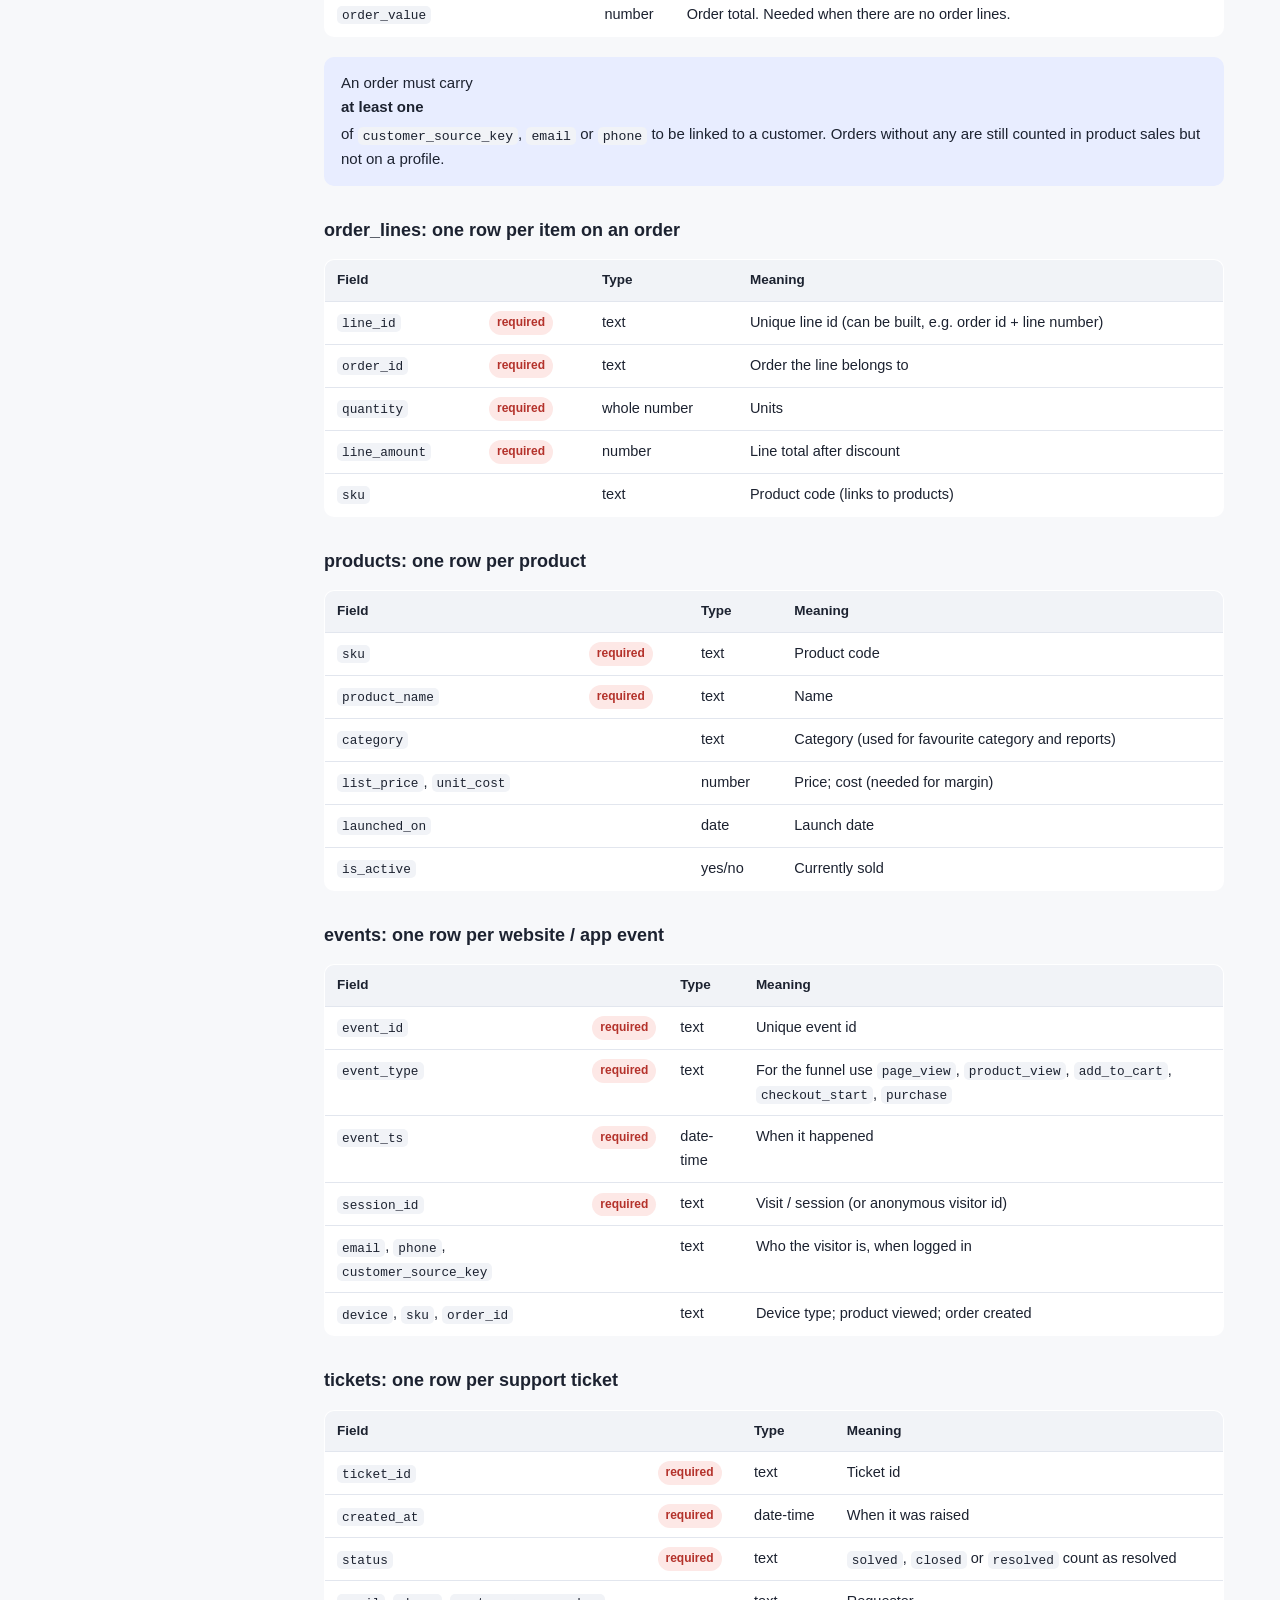
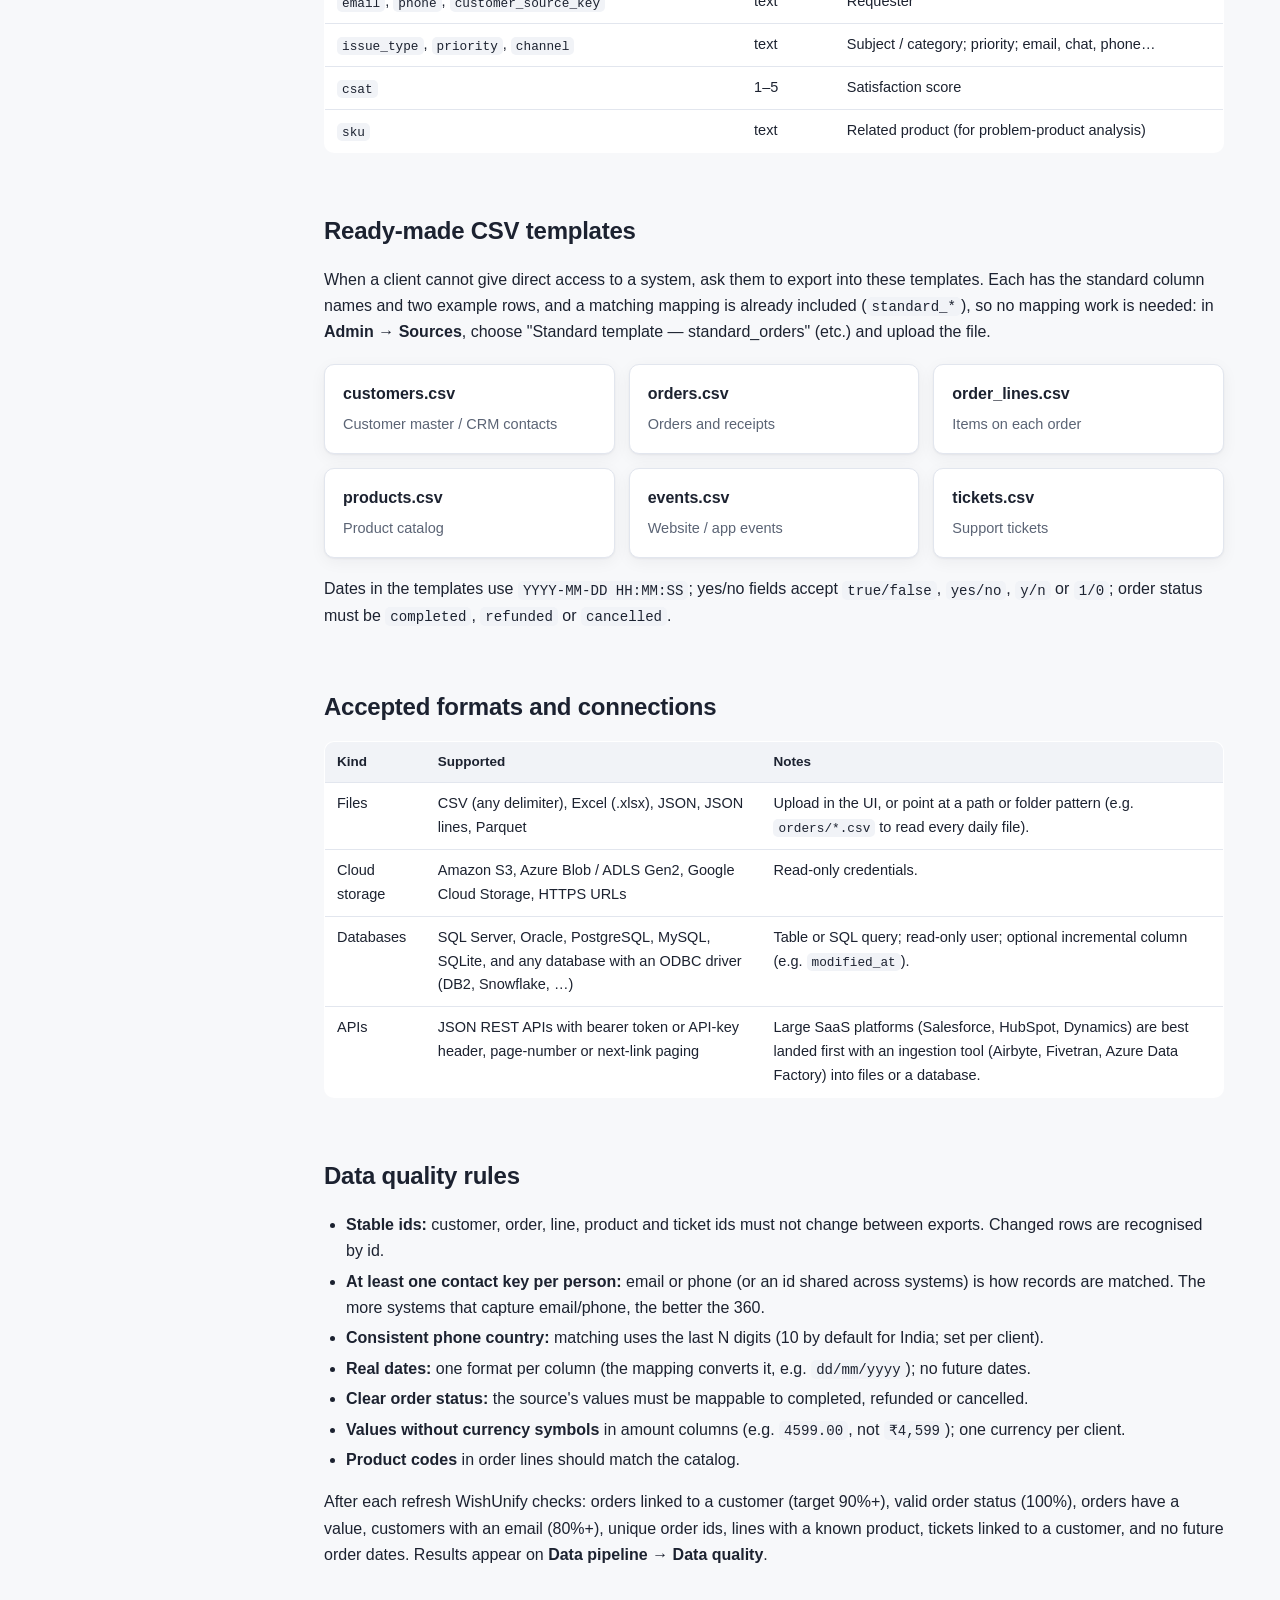
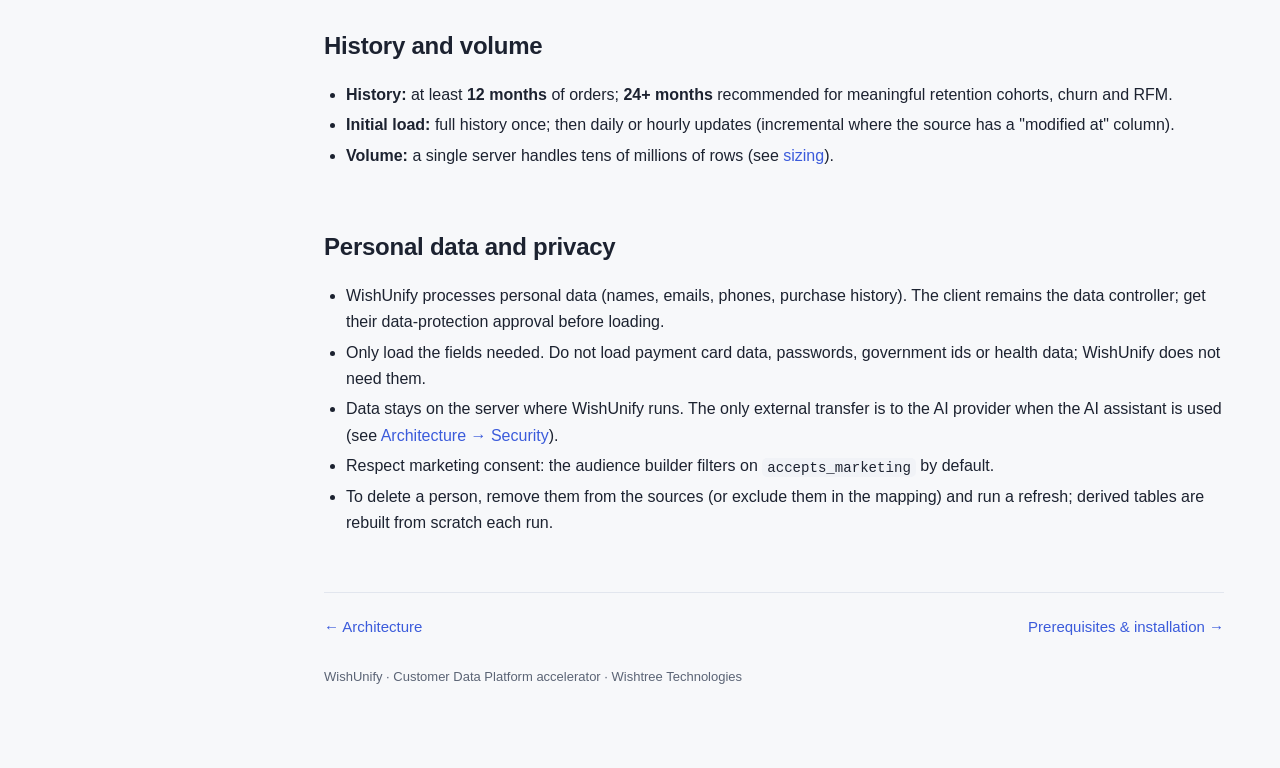
<file: docs/data-requirements.html>
<!doctype html>
<html lang="en">
<head>
<meta charset="utf-8">
<meta name="viewport" content="width=device-width, initial-scale=1">
<title>WishUnify Data Requirements</title>
<meta name="description" content="What data a client needs to provide to WishUnify: minimum and recommended sources, every standard field, formats, quality rules and templates.">
<link rel="stylesheet" href="assets/docs.css">
<script src="assets/docs.js"></script>
</head>
<body>
<aside class="sidebar">
  <div class="brand"><div class="brand-mark">WU</div><div class="brand-name">WishUnify</div></div>
  <p class="brand-sub">Documentation · Wishtree Technologies</p>
  <nav class="nav">
    <div class="nav-group">Start here</div>
    <a href="index.html">Overview</a>
    <a href="use-cases.html">Who it's for &amp; examples</a>
    <div class="nav-group">Understand</div>
    <a href="architecture.html">Architecture</a>
    <a href="data-requirements.html" aria-current="page">Data requirements</a>
    <div class="nav-group">Set up &amp; use</div>
    <a href="prerequisites.html">Prerequisites &amp; installation</a>
    <a href="user-guide.html">User guide</a>
    <a href="admin-guide.html">Admin &amp; onboarding guide</a>
    <div class="nav-group">Reference</div>
    <a href="faq.html">FAQ, glossary &amp; limits</a>
  </nav>
  <button class="theme-toggle" type="button">Theme: system</button>
</aside>

<main><div class="content">
  <header class="page-head">
    <div class="eyebrow">Understand</div>
    <h1>What data is required</h1>
    <p class="lead">WishUnify works with the data a business already has. This page explains the minimum needed to
      start, what unlocks each feature, every field in the standard model, accepted formats, and quality rules.</p>
  </header>

  <div class="toc"><strong>On this page</strong><ol>
    <li><a href="#minimum">Minimum to get started</a></li>
    <li><a href="#feature-matrix">Which data unlocks which feature</a></li>
    <li><a href="#sources">Typical source systems</a></li>
    <li><a href="#fields">Standard fields, entity by entity</a></li>
    <li><a href="#templates">Ready-made CSV templates</a></li>
    <li><a href="#formats">Accepted formats and connections</a></li>
    <li><a href="#quality">Data quality rules</a></li>
    <li><a href="#history">History and volume</a></li>
    <li><a href="#privacy">Personal data and privacy</a></li>
  </ol></div>

  <h2 id="minimum">Minimum to get started</h2>
  <div class="callout tip"><strong>Smallest useful dataset: orders with a customer identifier</strong>
    One table of orders with an <strong>order id</strong>, <strong>date</strong>, <strong>value</strong>, <strong>status</strong>,
    <strong>channel</strong> and at least one of <strong>customer id, email or phone</strong> is enough for Customer 360,
    RFM segments, tiers, churn risk, retention cohorts and revenue reports.</div>
  <div class="table-wrap"><table>
    <tr><th>Level</th><th>Data</th><th>What the client gets</th></tr>
    <tr><td><span class="badge req">Minimum</span></td><td>Orders (with customer email / phone / id)</td><td>Customer list, lifetime value, RFM, segments, tiers, churn risk, cohorts, revenue trends, AI questions.</td></tr>
    <tr><td><span class="badge good">Recommended</span></td><td>+ Customers (CRM / store accounts), order lines, product catalog</td><td>+ names and contact details, marketing consent, city/region, favourite category, product performance and margin.</td></tr>
    <tr><td><span class="badge good">Full 360</span></td><td>+ Support tickets, website / app events</td><td>+ complaints and CSAT on each profile, abandoned carts, conversion funnel, problem products.</td></tr>
  </table></div>

  <h2 id="feature-matrix">Which data unlocks which feature</h2>
  <div class="table-wrap"><table>
    <tr><th>Feature</th><th>customers</th><th>orders</th><th>order_lines</th><th>products</th><th>events</th><th>tickets</th></tr>
    <tr><td>Customer 360 profile</td><td>●</td><td>●</td><td>○</td><td>○</td><td>○</td><td>○</td></tr>
    <tr><td>RFM, segments, tiers, churn risk</td><td></td><td>●</td><td></td><td></td><td></td><td></td></tr>
    <tr><td>Retention cohorts</td><td></td><td>●</td><td></td><td></td><td></td><td></td></tr>
    <tr><td>Revenue by channel, new vs returning</td><td></td><td>●</td><td></td><td></td><td></td><td></td></tr>
    <tr><td>Audience builder (with consent, city)</td><td>●</td><td>●</td><td></td><td></td><td></td><td></td></tr>
    <tr><td>Favourite category</td><td></td><td>●</td><td>●</td><td>●</td><td></td><td></td></tr>
    <tr><td>Product performance, margin</td><td></td><td>●</td><td>●</td><td>●</td><td>○</td><td>○</td></tr>
    <tr><td>Conversion funnel, abandoned carts</td><td></td><td></td><td></td><td></td><td>●</td><td></td></tr>
    <tr><td>Support history, CSAT, open tickets</td><td></td><td></td><td></td><td></td><td></td><td>●</td></tr>
    <tr><td>Ask your data (AI)</td><td colspan="6">Works on whatever has been loaded</td></tr>
  </table></div>
  <p><strong>●</strong> needed &nbsp; <strong>○</strong> enriches the feature when present</p>

  <h2 id="sources">Typical source systems</h2>
  <div class="table-wrap"><table>
    <tr><th>Data</th><th>Usually comes from</th></tr>
    <tr><td>Customers</td><td>E-commerce platform (Shopify, WooCommerce, Magento), CRM (Salesforce, HubSpot, Zoho, Dynamics), loyalty programme, ERP customer master</td></tr>
    <tr><td>Orders and lines</td><td>E-commerce platform, POS / billing system, ERP, marketplace reports (Amazon, Flipkart), food-delivery partner reports</td></tr>
    <tr><td>Products</td><td>PIM, ERP item master, e-commerce catalog export</td></tr>
    <tr><td>Events</td><td>Website / app tracking (Segment, Snowplow, GA4 BigQuery export, Mixpanel export, in-house logs)</td></tr>
    <tr><td>Tickets</td><td>Helpdesk (Zendesk, Freshdesk, Salesforce Service Cloud, Zoho Desk), call-centre system</td></tr>
  </table></div>
  <p>Ready-made mappings are included for Shopify customers / orders / order items, Salesforce contacts, a POS
    line-level export, Zendesk tickets, JSON web events, a product catalog and the six standard templates. Any other
    system is added with a mapping in the admin screens.</p>

  <h2 id="fields">Standard fields, entity by entity</h2>
  <p>Source columns can have any names and formats; the mapping converts them. <span class="badge req">required</span>
    fields must be mapped for that entity; everything else is optional but improves results.</p>

  <h3>customers: one row per customer record in a source</h3>
  <div class="table-wrap"><table>
    <tr><th>Field</th><th></th><th>Type</th><th>Meaning</th></tr>
    <tr><td><code>source_key</code></td><td><span class="badge req">required</span></td><td>text</td><td>Customer id in the source system</td></tr>
    <tr><td><code>email</code></td><td></td><td>text</td><td>Email, any case or spacing (cleaned automatically). Key for matching.</td></tr>
    <tr><td><code>phone</code></td><td></td><td>text</td><td>Phone, any format (digits extracted, last N kept). Key for matching.</td></tr>
    <tr><td><code>first_name</code>, <code>last_name</code></td><td></td><td>text</td><td>Name parts</td></tr>
    <tr><td><code>full_name</code></td><td></td><td>text</td><td>If the source has one name field</td></tr>
    <tr><td><code>city</code>, <code>region</code></td><td></td><td>text</td><td>Location / sales territory</td></tr>
    <tr><td><code>lead_source</code></td><td></td><td>text</td><td>How the customer was acquired</td></tr>
    <tr><td><code>accepts_marketing</code></td><td></td><td>yes/no</td><td>Marketing consent (used by the audience builder)</td></tr>
    <tr><td><code>created_at</code></td><td></td><td>date-time</td><td>When the record was created</td></tr>
  </table></div>

  <h3>orders: one row per order or receipt</h3>
  <div class="table-wrap"><table>
    <tr><th>Field</th><th></th><th>Type</th><th>Meaning</th></tr>
    <tr><td><code>order_id</code></td><td><span class="badge req">required</span></td><td>text</td><td>Order / receipt / invoice number, unique per source</td></tr>
    <tr><td><code>order_ts</code></td><td><span class="badge req">required</span></td><td>date-time</td><td>When the order was placed</td></tr>
    <tr><td><code>channel</code></td><td><span class="badge req">required</span></td><td>text</td><td>Web, App, Store, Marketplace… (can be a constant per source)</td></tr>
    <tr><td><code>status</code></td><td><span class="badge req">required</span></td><td>text</td><td>Must become <code>completed</code>, <code>refunded</code> or <code>cancelled</code> (the mapping converts the source's values)</td></tr>
    <tr><td><code>customer_source_key</code></td><td></td><td>text</td><td>The buyer's id in a customer system (e.g. Shopify customer id)</td></tr>
    <tr><td><code>email</code>, <code>phone</code></td><td></td><td>text</td><td>Buyer contact, when the order carries it (e.g. POS phone)</td></tr>
    <tr><td><code>store_code</code></td><td></td><td>text</td><td>Store / branch for offline orders</td></tr>
    <tr><td><code>order_value</code></td><td></td><td>number</td><td>Order total. Needed when there are no order lines.</td></tr>
  </table></div>
  <div class="callout info">An order must carry <strong>at least one</strong> of <code>customer_source_key</code>, <code>email</code> or
    <code>phone</code> to be linked to a customer. Orders without any are still counted in product sales but not on a profile.</div>

  <h3>order_lines: one row per item on an order</h3>
  <div class="table-wrap"><table>
    <tr><th>Field</th><th></th><th>Type</th><th>Meaning</th></tr>
    <tr><td><code>line_id</code></td><td><span class="badge req">required</span></td><td>text</td><td>Unique line id (can be built, e.g. order id + line number)</td></tr>
    <tr><td><code>order_id</code></td><td><span class="badge req">required</span></td><td>text</td><td>Order the line belongs to</td></tr>
    <tr><td><code>quantity</code></td><td><span class="badge req">required</span></td><td>whole number</td><td>Units</td></tr>
    <tr><td><code>line_amount</code></td><td><span class="badge req">required</span></td><td>number</td><td>Line total after discount</td></tr>
    <tr><td><code>sku</code></td><td></td><td>text</td><td>Product code (links to products)</td></tr>
  </table></div>

  <h3>products: one row per product</h3>
  <div class="table-wrap"><table>
    <tr><th>Field</th><th></th><th>Type</th><th>Meaning</th></tr>
    <tr><td><code>sku</code></td><td><span class="badge req">required</span></td><td>text</td><td>Product code</td></tr>
    <tr><td><code>product_name</code></td><td><span class="badge req">required</span></td><td>text</td><td>Name</td></tr>
    <tr><td><code>category</code></td><td></td><td>text</td><td>Category (used for favourite category and reports)</td></tr>
    <tr><td><code>list_price</code>, <code>unit_cost</code></td><td></td><td>number</td><td>Price; cost (needed for margin)</td></tr>
    <tr><td><code>launched_on</code></td><td></td><td>date</td><td>Launch date</td></tr>
    <tr><td><code>is_active</code></td><td></td><td>yes/no</td><td>Currently sold</td></tr>
  </table></div>

  <h3>events: one row per website / app event</h3>
  <div class="table-wrap"><table>
    <tr><th>Field</th><th></th><th>Type</th><th>Meaning</th></tr>
    <tr><td><code>event_id</code></td><td><span class="badge req">required</span></td><td>text</td><td>Unique event id</td></tr>
    <tr><td><code>event_type</code></td><td><span class="badge req">required</span></td><td>text</td><td>For the funnel use <code>page_view</code>, <code>product_view</code>, <code>add_to_cart</code>, <code>checkout_start</code>, <code>purchase</code></td></tr>
    <tr><td><code>event_ts</code></td><td><span class="badge req">required</span></td><td>date-time</td><td>When it happened</td></tr>
    <tr><td><code>session_id</code></td><td><span class="badge req">required</span></td><td>text</td><td>Visit / session (or anonymous visitor id)</td></tr>
    <tr><td><code>email</code>, <code>phone</code>, <code>customer_source_key</code></td><td></td><td>text</td><td>Who the visitor is, when logged in</td></tr>
    <tr><td><code>device</code>, <code>sku</code>, <code>order_id</code></td><td></td><td>text</td><td>Device type; product viewed; order created</td></tr>
  </table></div>

  <h3>tickets: one row per support ticket</h3>
  <div class="table-wrap"><table>
    <tr><th>Field</th><th></th><th>Type</th><th>Meaning</th></tr>
    <tr><td><code>ticket_id</code></td><td><span class="badge req">required</span></td><td>text</td><td>Ticket id</td></tr>
    <tr><td><code>created_at</code></td><td><span class="badge req">required</span></td><td>date-time</td><td>When it was raised</td></tr>
    <tr><td><code>status</code></td><td><span class="badge req">required</span></td><td>text</td><td><code>solved</code>, <code>closed</code> or <code>resolved</code> count as resolved</td></tr>
    <tr><td><code>email</code>, <code>phone</code>, <code>customer_source_key</code></td><td></td><td>text</td><td>Requester</td></tr>
    <tr><td><code>issue_type</code>, <code>priority</code>, <code>channel</code></td><td></td><td>text</td><td>Subject / category; priority; email, chat, phone…</td></tr>
    <tr><td><code>csat</code></td><td></td><td>1–5</td><td>Satisfaction score</td></tr>
    <tr><td><code>sku</code></td><td></td><td>text</td><td>Related product (for problem-product analysis)</td></tr>
  </table></div>

  <h2 id="templates">Ready-made CSV templates</h2>
  <p>When a client cannot give direct access to a system, ask them to export into these templates. Each has the
    standard column names and two example rows, and a matching mapping is already included (<code>standard_*</code>), so
    no mapping work is needed: in <strong>Admin → Sources</strong>, choose "Standard template — standard_orders"
    (etc.) and upload the file.</p>
  <div class="cards">
    <a class="card" href="templates/customers.csv" download><h4>customers.csv</h4><p>Customer master / CRM contacts</p></a>
    <a class="card" href="templates/orders.csv" download><h4>orders.csv</h4><p>Orders and receipts</p></a>
    <a class="card" href="templates/order_lines.csv" download><h4>order_lines.csv</h4><p>Items on each order</p></a>
    <a class="card" href="templates/products.csv" download><h4>products.csv</h4><p>Product catalog</p></a>
    <a class="card" href="templates/events.csv" download><h4>events.csv</h4><p>Website / app events</p></a>
    <a class="card" href="templates/tickets.csv" download><h4>tickets.csv</h4><p>Support tickets</p></a>
  </div>
  <p>Dates in the templates use <code>YYYY-MM-DD HH:MM:SS</code>; yes/no fields accept <code>true/false</code>,
    <code>yes/no</code>, <code>y/n</code> or <code>1/0</code>; order status must be <code>completed</code>,
    <code>refunded</code> or <code>cancelled</code>.</p>

  <h2 id="formats">Accepted formats and connections</h2>
  <div class="table-wrap"><table>
    <tr><th>Kind</th><th>Supported</th><th>Notes</th></tr>
    <tr><td>Files</td><td>CSV (any delimiter), Excel (.xlsx), JSON, JSON lines, Parquet</td><td>Upload in the UI, or point at a path or folder pattern (e.g. <code>orders/*.csv</code> to read every daily file).</td></tr>
    <tr><td>Cloud storage</td><td>Amazon S3, Azure Blob / ADLS Gen2, Google Cloud Storage, HTTPS URLs</td><td>Read-only credentials.</td></tr>
    <tr><td>Databases</td><td>SQL Server, Oracle, PostgreSQL, MySQL, SQLite, and any database with an ODBC driver (DB2, Snowflake, …)</td><td>Table or SQL query; read-only user; optional incremental column (e.g. <code>modified_at</code>).</td></tr>
    <tr><td>APIs</td><td>JSON REST APIs with bearer token or API-key header, page-number or next-link paging</td><td>Large SaaS platforms (Salesforce, HubSpot, Dynamics) are best landed first with an ingestion tool (Airbyte, Fivetran, Azure Data Factory) into files or a database.</td></tr>
  </table></div>

  <h2 id="quality">Data quality rules</h2>
  <ul>
    <li><strong>Stable ids:</strong> customer, order, line, product and ticket ids must not change between exports. Changed rows are recognised by id.</li>
    <li><strong>At least one contact key per person:</strong> email or phone (or an id shared across systems) is how records are matched. The more systems that capture email/phone, the better the 360.</li>
    <li><strong>Consistent phone country:</strong> matching uses the last N digits (10 by default for India; set per client).</li>
    <li><strong>Real dates:</strong> one format per column (the mapping converts it, e.g. <code>dd/mm/yyyy</code>); no future dates.</li>
    <li><strong>Clear order status:</strong> the source's values must be mappable to completed, refunded or cancelled.</li>
    <li><strong>Values without currency symbols</strong> in amount columns (e.g. <code>4599.00</code>, not <code>₹4,599</code>); one currency per client.</li>
    <li><strong>Product codes</strong> in order lines should match the catalog.</li>
  </ul>
  <p>After each refresh WishUnify checks: orders linked to a customer (target 90%+), valid order status (100%),
    orders have a value, customers with an email (80%+), unique order ids, lines with a known product, tickets linked
    to a customer, and no future order dates. Results appear on <strong>Data pipeline → Data quality</strong>.</p>

  <h2 id="history">History and volume</h2>
  <ul>
    <li><strong>History:</strong> at least <strong>12 months</strong> of orders; <strong>24+ months</strong> recommended for meaningful retention cohorts, churn and RFM.</li>
    <li><strong>Initial load:</strong> full history once; then daily or hourly updates (incremental where the source has a "modified at" column).</li>
    <li><strong>Volume:</strong> a single server handles tens of millions of rows (see <a href="prerequisites.html#sizing">sizing</a>).</li>
  </ul>

  <h2 id="privacy">Personal data and privacy</h2>
  <ul>
    <li>WishUnify processes personal data (names, emails, phones, purchase history). The client remains the data controller; get their data-protection approval before loading.</li>
    <li>Only load the fields needed. Do not load payment card data, passwords, government ids or health data; WishUnify does not need them.</li>
    <li>Data stays on the server where WishUnify runs. The only external transfer is to the AI provider when the AI assistant is used (see <a href="architecture.html#security">Architecture → Security</a>).</li>
    <li>Respect marketing consent: the audience builder filters on <code>accepts_marketing</code> by default.</li>
    <li>To delete a person, remove them from the sources (or exclude them in the mapping) and run a refresh; derived tables are rebuilt from scratch each run.</li>
  </ul>

  <nav class="page-nav"><a href="architecture.html">← Architecture</a><a href="prerequisites.html">Prerequisites &amp; installation →</a></nav>
  <footer class="doc-footer">WishUnify · Customer Data Platform accelerator · Wishtree Technologies</footer>
</div></main>
</body>
</html>
</file>
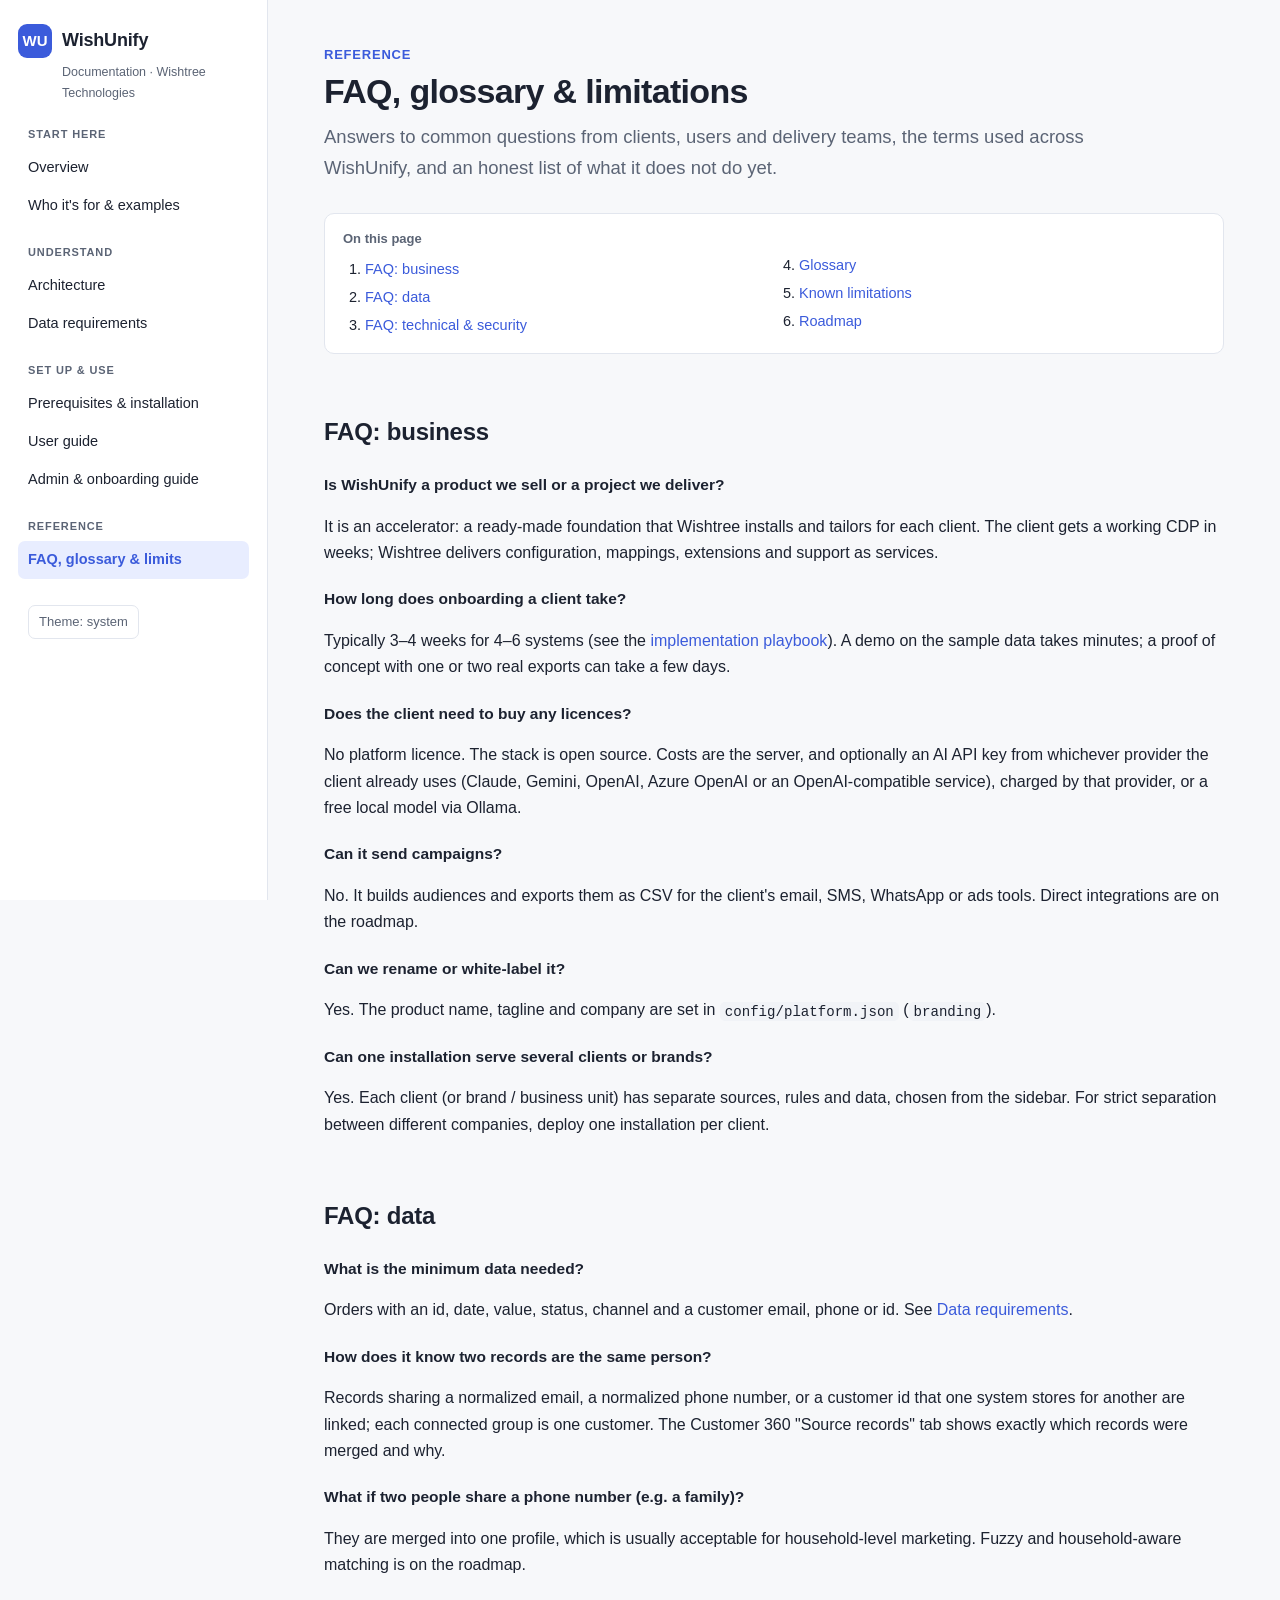
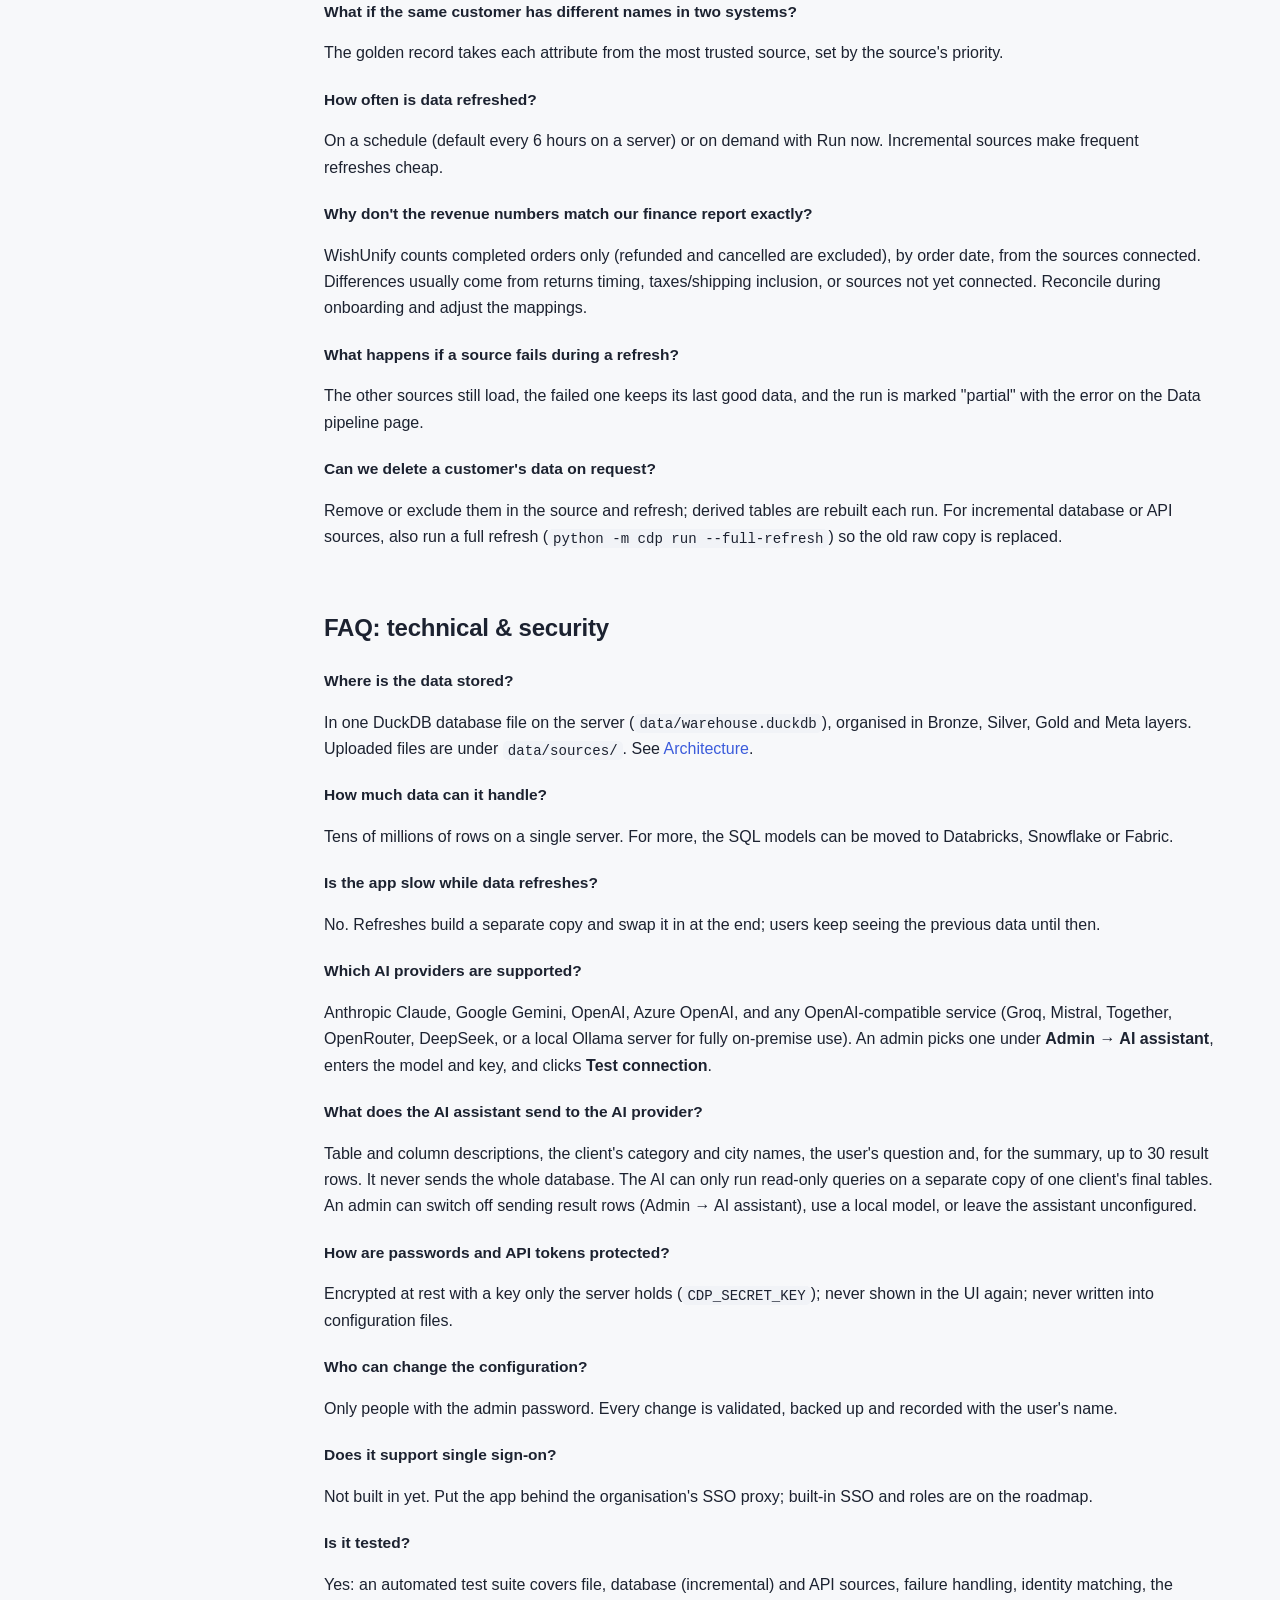
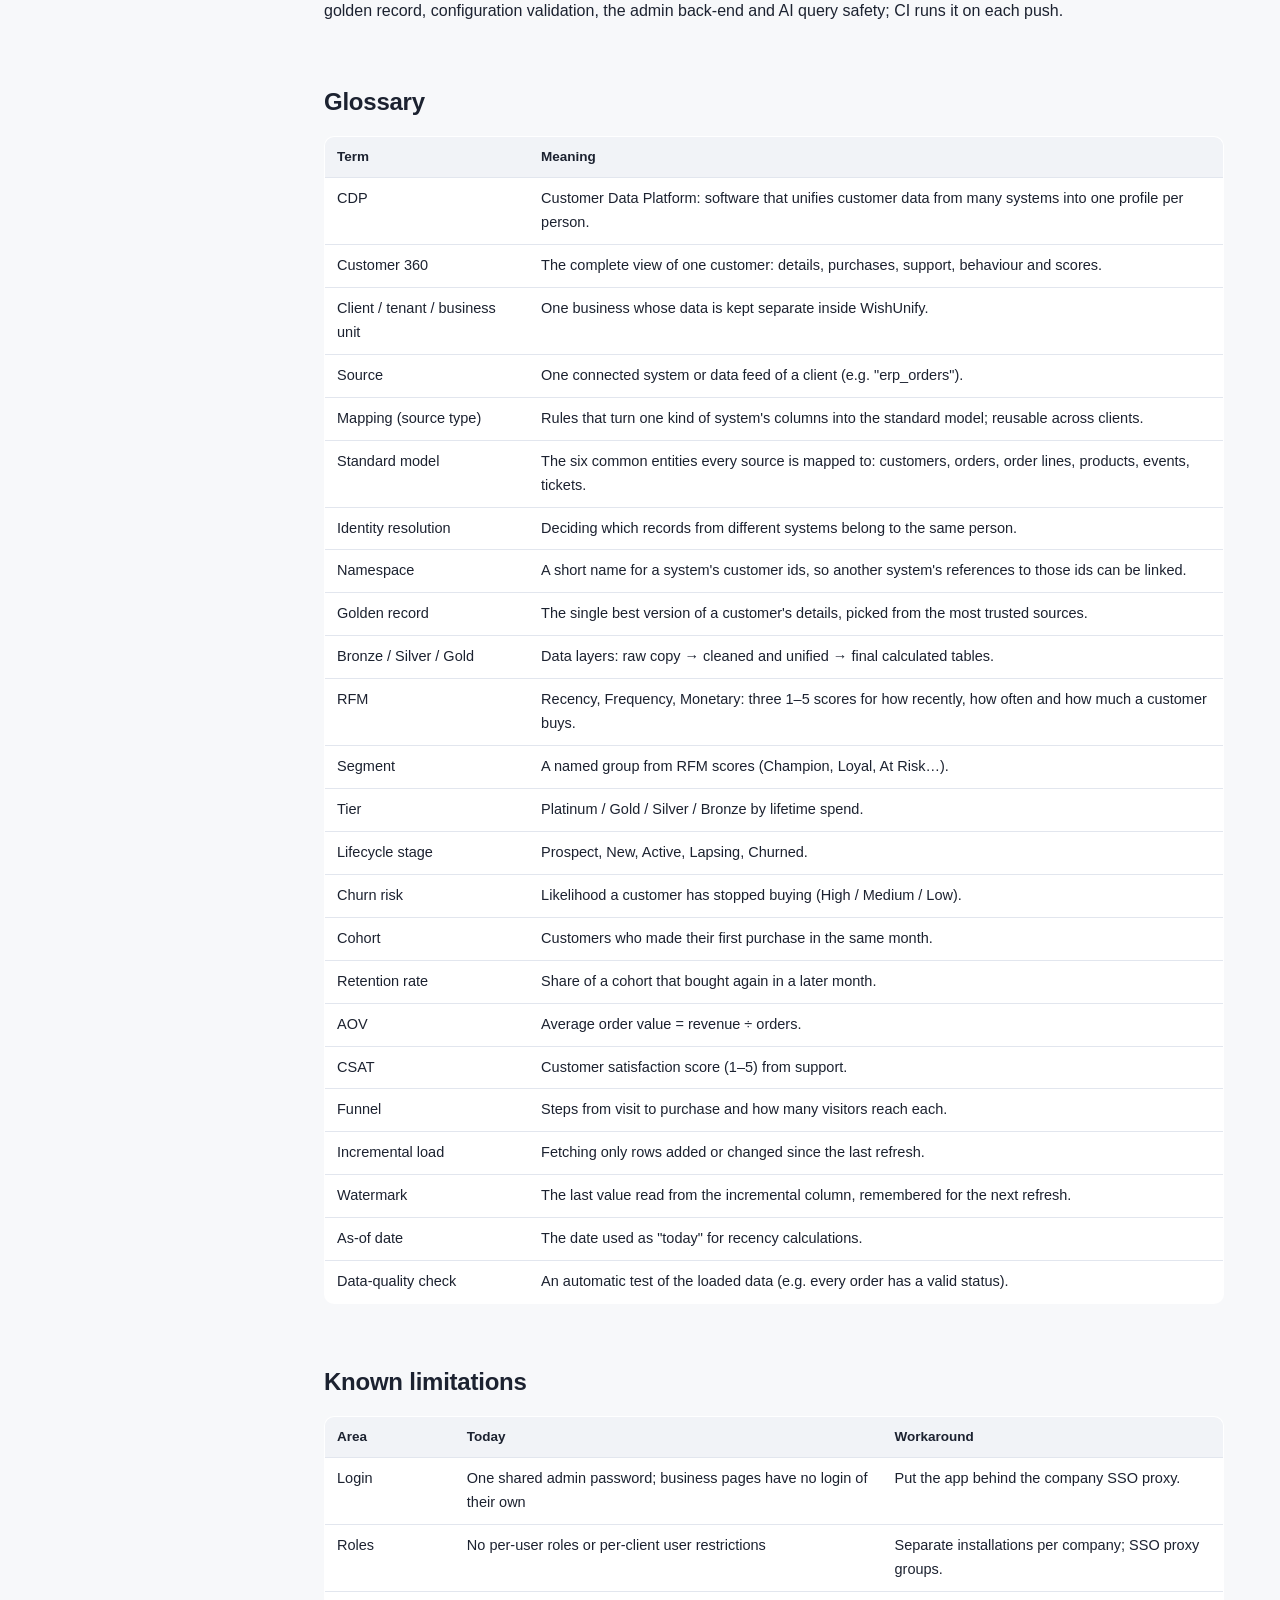
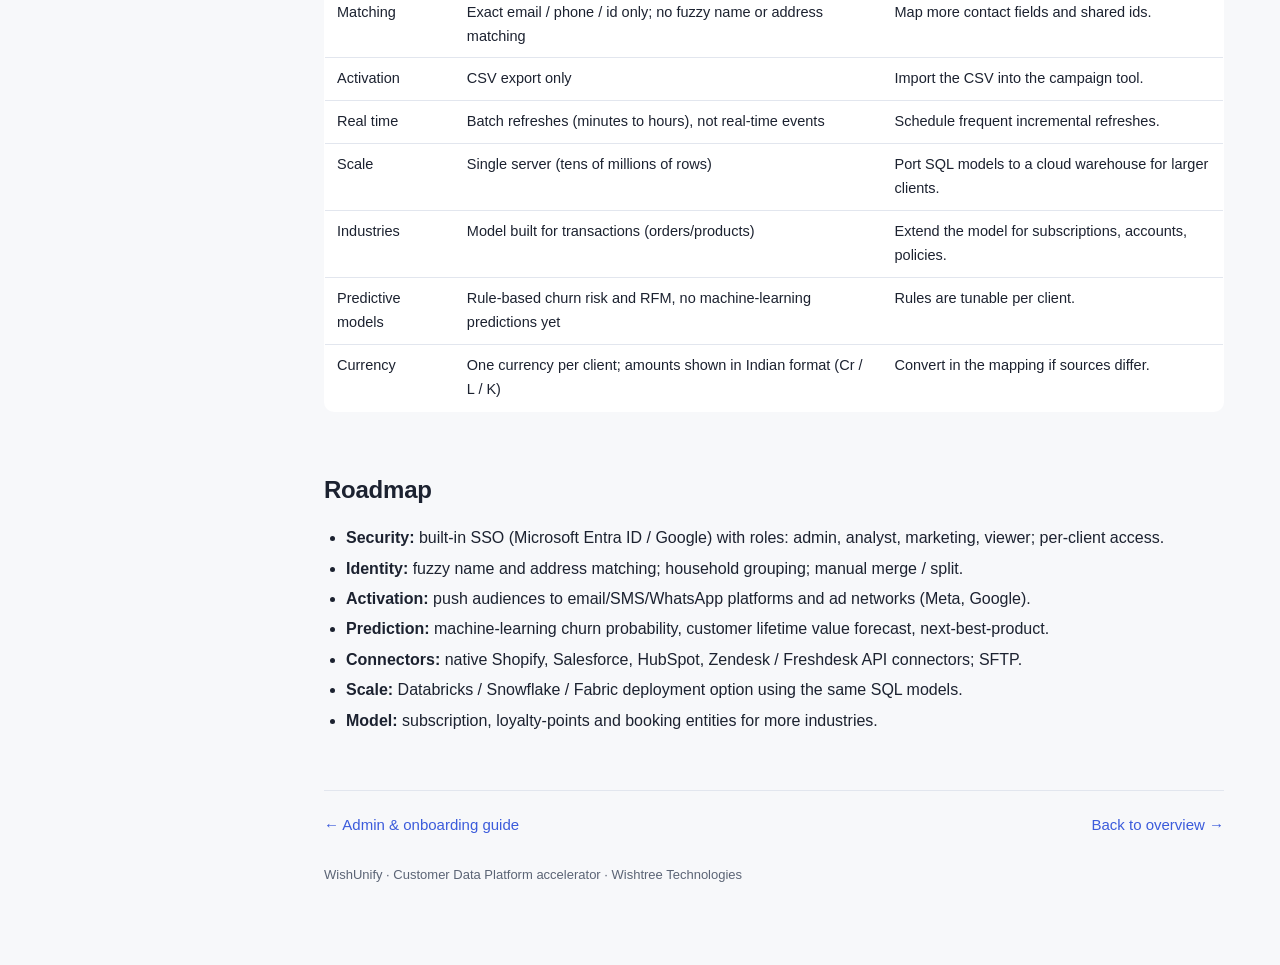
<file: docs/faq.html>
<!doctype html>
<html lang="en">
<head>
<meta charset="utf-8">
<meta name="viewport" content="width=device-width, initial-scale=1">
<title>WishUnify FAQ and Glossary</title>
<meta name="description" content="Frequently asked questions about WishUnify, a glossary of terms, known limitations and the roadmap.">
<link rel="stylesheet" href="assets/docs.css">
<script src="assets/docs.js"></script>
</head>
<body>
<aside class="sidebar">
  <div class="brand"><div class="brand-mark">WU</div><div class="brand-name">WishUnify</div></div>
  <p class="brand-sub">Documentation · Wishtree Technologies</p>
  <nav class="nav">
    <div class="nav-group">Start here</div>
    <a href="index.html">Overview</a>
    <a href="use-cases.html">Who it's for &amp; examples</a>
    <div class="nav-group">Understand</div>
    <a href="architecture.html">Architecture</a>
    <a href="data-requirements.html">Data requirements</a>
    <div class="nav-group">Set up &amp; use</div>
    <a href="prerequisites.html">Prerequisites &amp; installation</a>
    <a href="user-guide.html">User guide</a>
    <a href="admin-guide.html">Admin &amp; onboarding guide</a>
    <div class="nav-group">Reference</div>
    <a href="faq.html" aria-current="page">FAQ, glossary &amp; limits</a>
  </nav>
  <button class="theme-toggle" type="button">Theme: system</button>
</aside>

<main><div class="content">
  <header class="page-head">
    <div class="eyebrow">Reference</div>
    <h1>FAQ, glossary &amp; limitations</h1>
    <p class="lead">Answers to common questions from clients, users and delivery teams, the terms used across WishUnify,
      and an honest list of what it does not do yet.</p>
  </header>

  <div class="toc"><strong>On this page</strong><ol>
    <li><a href="#faq-business">FAQ: business</a></li>
    <li><a href="#faq-data">FAQ: data</a></li>
    <li><a href="#faq-tech">FAQ: technical &amp; security</a></li>
    <li><a href="#glossary">Glossary</a></li>
    <li><a href="#limits">Known limitations</a></li>
    <li><a href="#roadmap">Roadmap</a></li>
  </ol></div>

  <h2 id="faq-business">FAQ: business</h2>
  <h4>Is WishUnify a product we sell or a project we deliver?</h4>
  <p>It is an accelerator: a ready-made foundation that Wishtree installs and tailors for each client. The client gets
    a working CDP in weeks; Wishtree delivers configuration, mappings, extensions and support as services.</p>
  <h4>How long does onboarding a client take?</h4>
  <p>Typically 3–4 weeks for 4–6 systems (see the <a href="admin-guide.html#playbook">implementation playbook</a>).
    A demo on the sample data takes minutes; a proof of concept with one or two real exports can take a few days.</p>
  <h4>Does the client need to buy any licences?</h4>
  <p>No platform licence. The stack is open source. Costs are the server, and optionally an AI API key from whichever provider the client already uses (Claude, Gemini, OpenAI, Azure OpenAI or an
    OpenAI-compatible service), charged by that provider, or a free local model via Ollama.</p>
  <h4>Can it send campaigns?</h4>
  <p>No. It builds audiences and exports them as CSV for the client's email, SMS, WhatsApp or ads tools. Direct
    integrations are on the roadmap.</p>
  <h4>Can we rename or white-label it?</h4>
  <p>Yes. The product name, tagline and company are set in <code>config/platform.json</code> (<code>branding</code>).</p>
  <h4>Can one installation serve several clients or brands?</h4>
  <p>Yes. Each client (or brand / business unit) has separate sources, rules and data, chosen from the sidebar. For
    strict separation between different companies, deploy one installation per client.</p>

  <h2 id="faq-data">FAQ: data</h2>
  <h4>What is the minimum data needed?</h4>
  <p>Orders with an id, date, value, status, channel and a customer email, phone or id. See
    <a href="data-requirements.html#minimum">Data requirements</a>.</p>
  <h4>How does it know two records are the same person?</h4>
  <p>Records sharing a normalized email, a normalized phone number, or a customer id that one system stores for another are
    linked; each connected group is one customer. The Customer 360 "Source records" tab shows exactly which records were
    merged and why.</p>
  <h4>What if two people share a phone number (e.g. a family)?</h4>
  <p>They are merged into one profile, which is usually acceptable for household-level marketing. Fuzzy and household-aware
    matching is on the roadmap.</p>
  <h4>What if the same customer has different names in two systems?</h4>
  <p>The golden record takes each attribute from the most trusted source, set by the source's priority.</p>
  <h4>How often is data refreshed?</h4>
  <p>On a schedule (default every 6 hours on a server) or on demand with Run now. Incremental sources make frequent refreshes cheap.</p>
  <h4>Why don't the revenue numbers match our finance report exactly?</h4>
  <p>WishUnify counts completed orders only (refunded and cancelled are excluded), by order date, from the sources
    connected. Differences usually come from returns timing, taxes/shipping inclusion, or sources not yet connected. Reconcile
    during onboarding and adjust the mappings.</p>
  <h4>What happens if a source fails during a refresh?</h4>
  <p>The other sources still load, the failed one keeps its last good data, and the run is marked "partial" with the error
    on the Data pipeline page.</p>
  <h4>Can we delete a customer's data on request?</h4>
  <p>Remove or exclude them in the source and refresh; derived tables are rebuilt each run. For incremental database or API
    sources, also run a full refresh (<code>python -m cdp run --full-refresh</code>) so the old raw copy is replaced.</p>

  <h2 id="faq-tech">FAQ: technical &amp; security</h2>
  <h4>Where is the data stored?</h4>
  <p>In one DuckDB database file on the server (<code>data/warehouse.duckdb</code>), organised in Bronze, Silver, Gold and
    Meta layers. Uploaded files are under <code>data/sources/</code>. See <a href="architecture.html#layers">Architecture</a>.</p>
  <h4>How much data can it handle?</h4>
  <p>Tens of millions of rows on a single server. For more, the SQL models can be moved to Databricks, Snowflake or Fabric.</p>
  <h4>Is the app slow while data refreshes?</h4>
  <p>No. Refreshes build a separate copy and swap it in at the end; users keep seeing the previous data until then.</p>
  <h4>Which AI providers are supported?</h4>
  <p>Anthropic Claude, Google Gemini, OpenAI, Azure OpenAI, and any OpenAI-compatible service (Groq, Mistral, Together,
    OpenRouter, DeepSeek, or a local Ollama server for fully on-premise use). An admin picks one under <strong>Admin → AI
    assistant</strong>, enters the model and key, and clicks <strong>Test connection</strong>.</p>
  <h4>What does the AI assistant send to the AI provider?</h4>
  <p>Table and column descriptions, the client's category and city names, the user's question and, for the summary, up to 30
    result rows. It never sends the whole database. The AI can only run read-only queries on a separate copy of one
    client's final tables. An admin can switch off sending result rows (Admin → AI assistant), use a local model, or leave the assistant unconfigured.</p>
  <h4>How are passwords and API tokens protected?</h4>
  <p>Encrypted at rest with a key only the server holds (<code>CDP_SECRET_KEY</code>); never shown in the UI again; never
    written into configuration files.</p>
  <h4>Who can change the configuration?</h4>
  <p>Only people with the admin password. Every change is validated, backed up and recorded with the user's name.</p>
  <h4>Does it support single sign-on?</h4>
  <p>Not built in yet. Put the app behind the organisation's SSO proxy; built-in SSO and roles are on the roadmap.</p>
  <h4>Is it tested?</h4>
  <p>Yes: an automated test suite covers file, database (incremental) and API sources, failure handling, identity
    matching, the golden record, configuration validation, the admin back-end and AI query safety; CI runs it on each push.</p>

  <h2 id="glossary">Glossary</h2>
  <div class="table-wrap"><table>
    <tr><th>Term</th><th>Meaning</th></tr>
    <tr><td>CDP</td><td>Customer Data Platform: software that unifies customer data from many systems into one profile per person.</td></tr>
    <tr><td>Customer 360</td><td>The complete view of one customer: details, purchases, support, behaviour and scores.</td></tr>
    <tr><td>Client / tenant / business unit</td><td>One business whose data is kept separate inside WishUnify.</td></tr>
    <tr><td>Source</td><td>One connected system or data feed of a client (e.g. "erp_orders").</td></tr>
    <tr><td>Mapping (source type)</td><td>Rules that turn one kind of system's columns into the standard model; reusable across clients.</td></tr>
    <tr><td>Standard model</td><td>The six common entities every source is mapped to: customers, orders, order lines, products, events, tickets.</td></tr>
    <tr><td>Identity resolution</td><td>Deciding which records from different systems belong to the same person.</td></tr>
    <tr><td>Namespace</td><td>A short name for a system's customer ids, so another system's references to those ids can be linked.</td></tr>
    <tr><td>Golden record</td><td>The single best version of a customer's details, picked from the most trusted sources.</td></tr>
    <tr><td>Bronze / Silver / Gold</td><td>Data layers: raw copy → cleaned and unified → final calculated tables.</td></tr>
    <tr><td>RFM</td><td>Recency, Frequency, Monetary: three 1–5 scores for how recently, how often and how much a customer buys.</td></tr>
    <tr><td>Segment</td><td>A named group from RFM scores (Champion, Loyal, At Risk…).</td></tr>
    <tr><td>Tier</td><td>Platinum / Gold / Silver / Bronze by lifetime spend.</td></tr>
    <tr><td>Lifecycle stage</td><td>Prospect, New, Active, Lapsing, Churned.</td></tr>
    <tr><td>Churn risk</td><td>Likelihood a customer has stopped buying (High / Medium / Low).</td></tr>
    <tr><td>Cohort</td><td>Customers who made their first purchase in the same month.</td></tr>
    <tr><td>Retention rate</td><td>Share of a cohort that bought again in a later month.</td></tr>
    <tr><td>AOV</td><td>Average order value = revenue ÷ orders.</td></tr>
    <tr><td>CSAT</td><td>Customer satisfaction score (1–5) from support.</td></tr>
    <tr><td>Funnel</td><td>Steps from visit to purchase and how many visitors reach each.</td></tr>
    <tr><td>Incremental load</td><td>Fetching only rows added or changed since the last refresh.</td></tr>
    <tr><td>Watermark</td><td>The last value read from the incremental column, remembered for the next refresh.</td></tr>
    <tr><td>As-of date</td><td>The date used as "today" for recency calculations.</td></tr>
    <tr><td>Data-quality check</td><td>An automatic test of the loaded data (e.g. every order has a valid status).</td></tr>
  </table></div>

  <h2 id="limits">Known limitations</h2>
  <div class="table-wrap"><table>
    <tr><th>Area</th><th>Today</th><th>Workaround</th></tr>
    <tr><td>Login</td><td>One shared admin password; business pages have no login of their own</td><td>Put the app behind the company SSO proxy.</td></tr>
    <tr><td>Roles</td><td>No per-user roles or per-client user restrictions</td><td>Separate installations per company; SSO proxy groups.</td></tr>
    <tr><td>Matching</td><td>Exact email / phone / id only; no fuzzy name or address matching</td><td>Map more contact fields and shared ids.</td></tr>
    <tr><td>Activation</td><td>CSV export only</td><td>Import the CSV into the campaign tool.</td></tr>
    <tr><td>Real time</td><td>Batch refreshes (minutes to hours), not real-time events</td><td>Schedule frequent incremental refreshes.</td></tr>
    <tr><td>Scale</td><td>Single server (tens of millions of rows)</td><td>Port SQL models to a cloud warehouse for larger clients.</td></tr>
    <tr><td>Industries</td><td>Model built for transactions (orders/products)</td><td>Extend the model for subscriptions, accounts, policies.</td></tr>
    <tr><td>Predictive models</td><td>Rule-based churn risk and RFM, no machine-learning predictions yet</td><td>Rules are tunable per client.</td></tr>
    <tr><td>Currency</td><td>One currency per client; amounts shown in Indian format (Cr / L / K)</td><td>Convert in the mapping if sources differ.</td></tr>
  </table></div>

  <h2 id="roadmap">Roadmap</h2>
  <ul>
    <li><strong>Security:</strong> built-in SSO (Microsoft Entra ID / Google) with roles: admin, analyst, marketing, viewer; per-client access.</li>
    <li><strong>Identity:</strong> fuzzy name and address matching; household grouping; manual merge / split.</li>
    <li><strong>Activation:</strong> push audiences to email/SMS/WhatsApp platforms and ad networks (Meta, Google).</li>
    <li><strong>Prediction:</strong> machine-learning churn probability, customer lifetime value forecast, next-best-product.</li>
    <li><strong>Connectors:</strong> native Shopify, Salesforce, HubSpot, Zendesk / Freshdesk API connectors; SFTP.</li>
    <li><strong>Scale:</strong> Databricks / Snowflake / Fabric deployment option using the same SQL models.</li>
    <li><strong>Model:</strong> subscription, loyalty-points and booking entities for more industries.</li>
  </ul>

  <nav class="page-nav"><a href="admin-guide.html">← Admin &amp; onboarding guide</a><a href="index.html">Back to overview →</a></nav>
  <footer class="doc-footer">WishUnify · Customer Data Platform accelerator · Wishtree Technologies</footer>
</div></main>
</body>
</html>
</file>
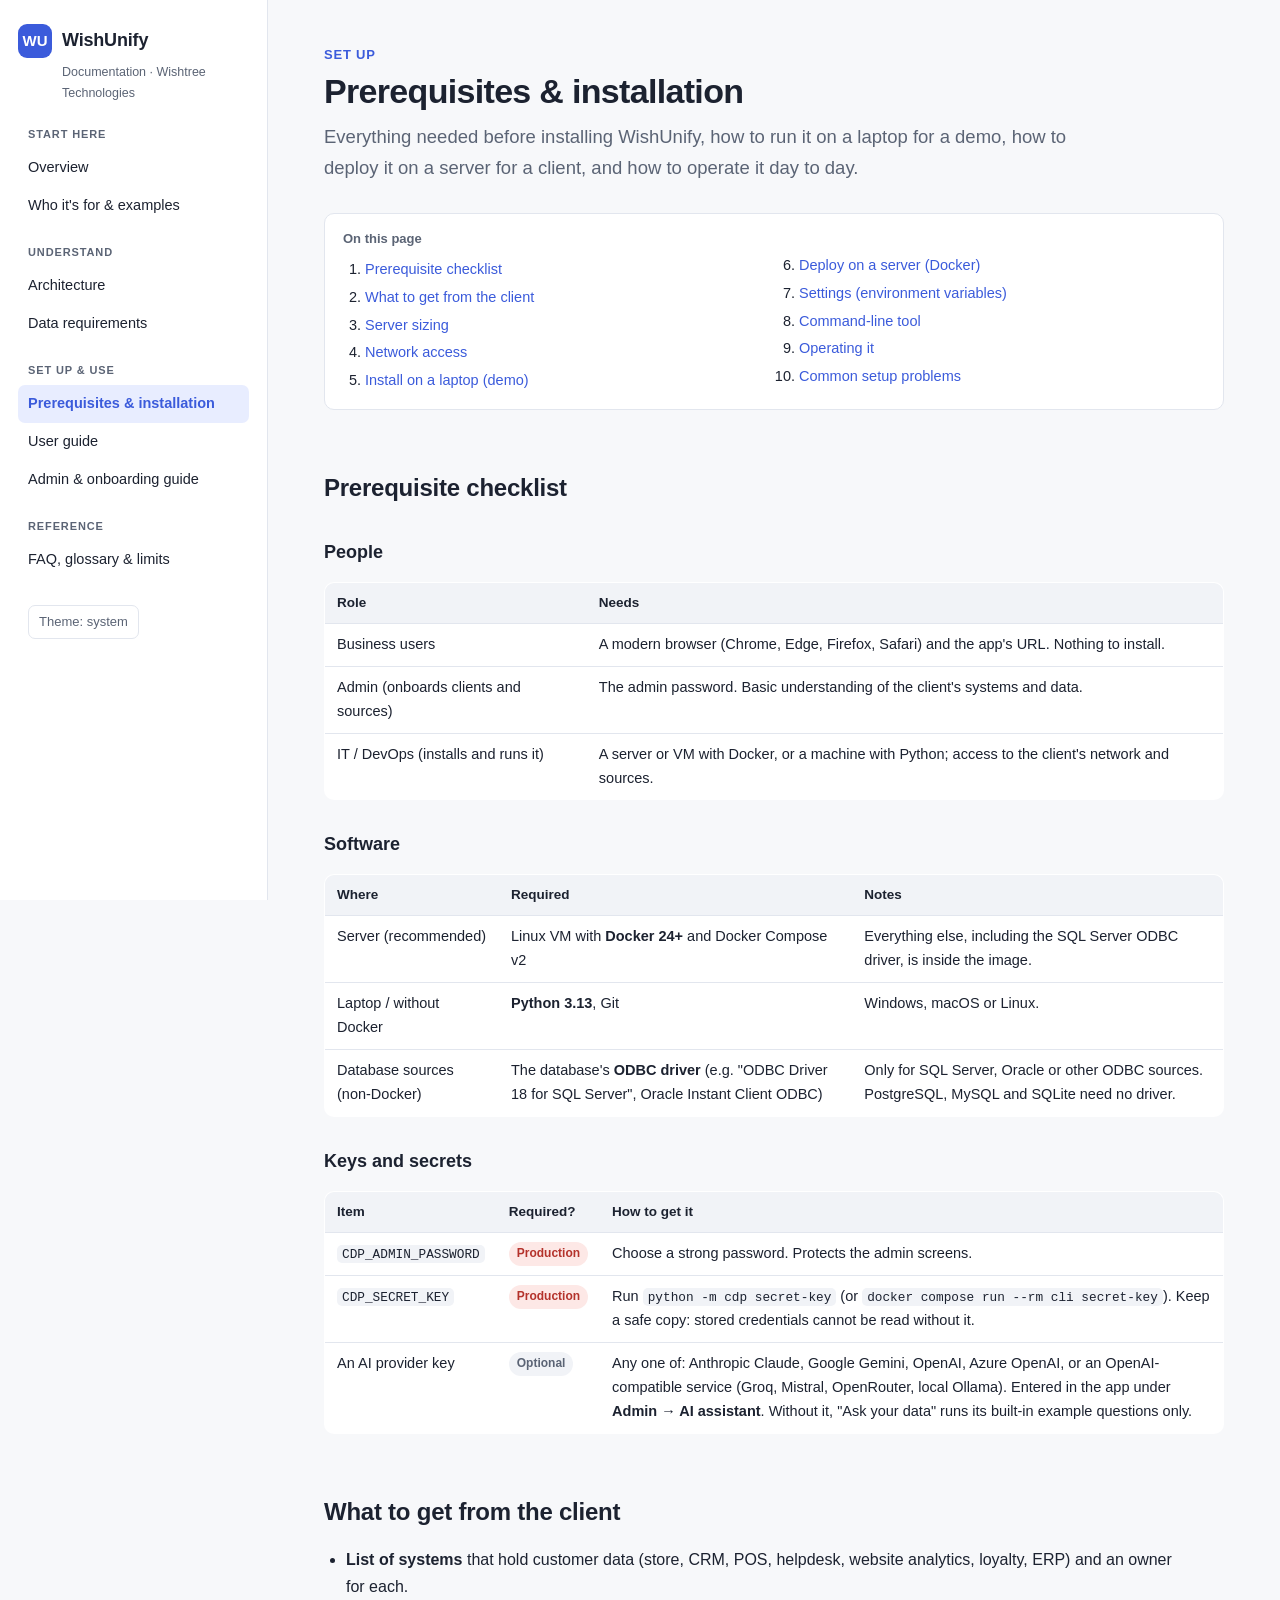
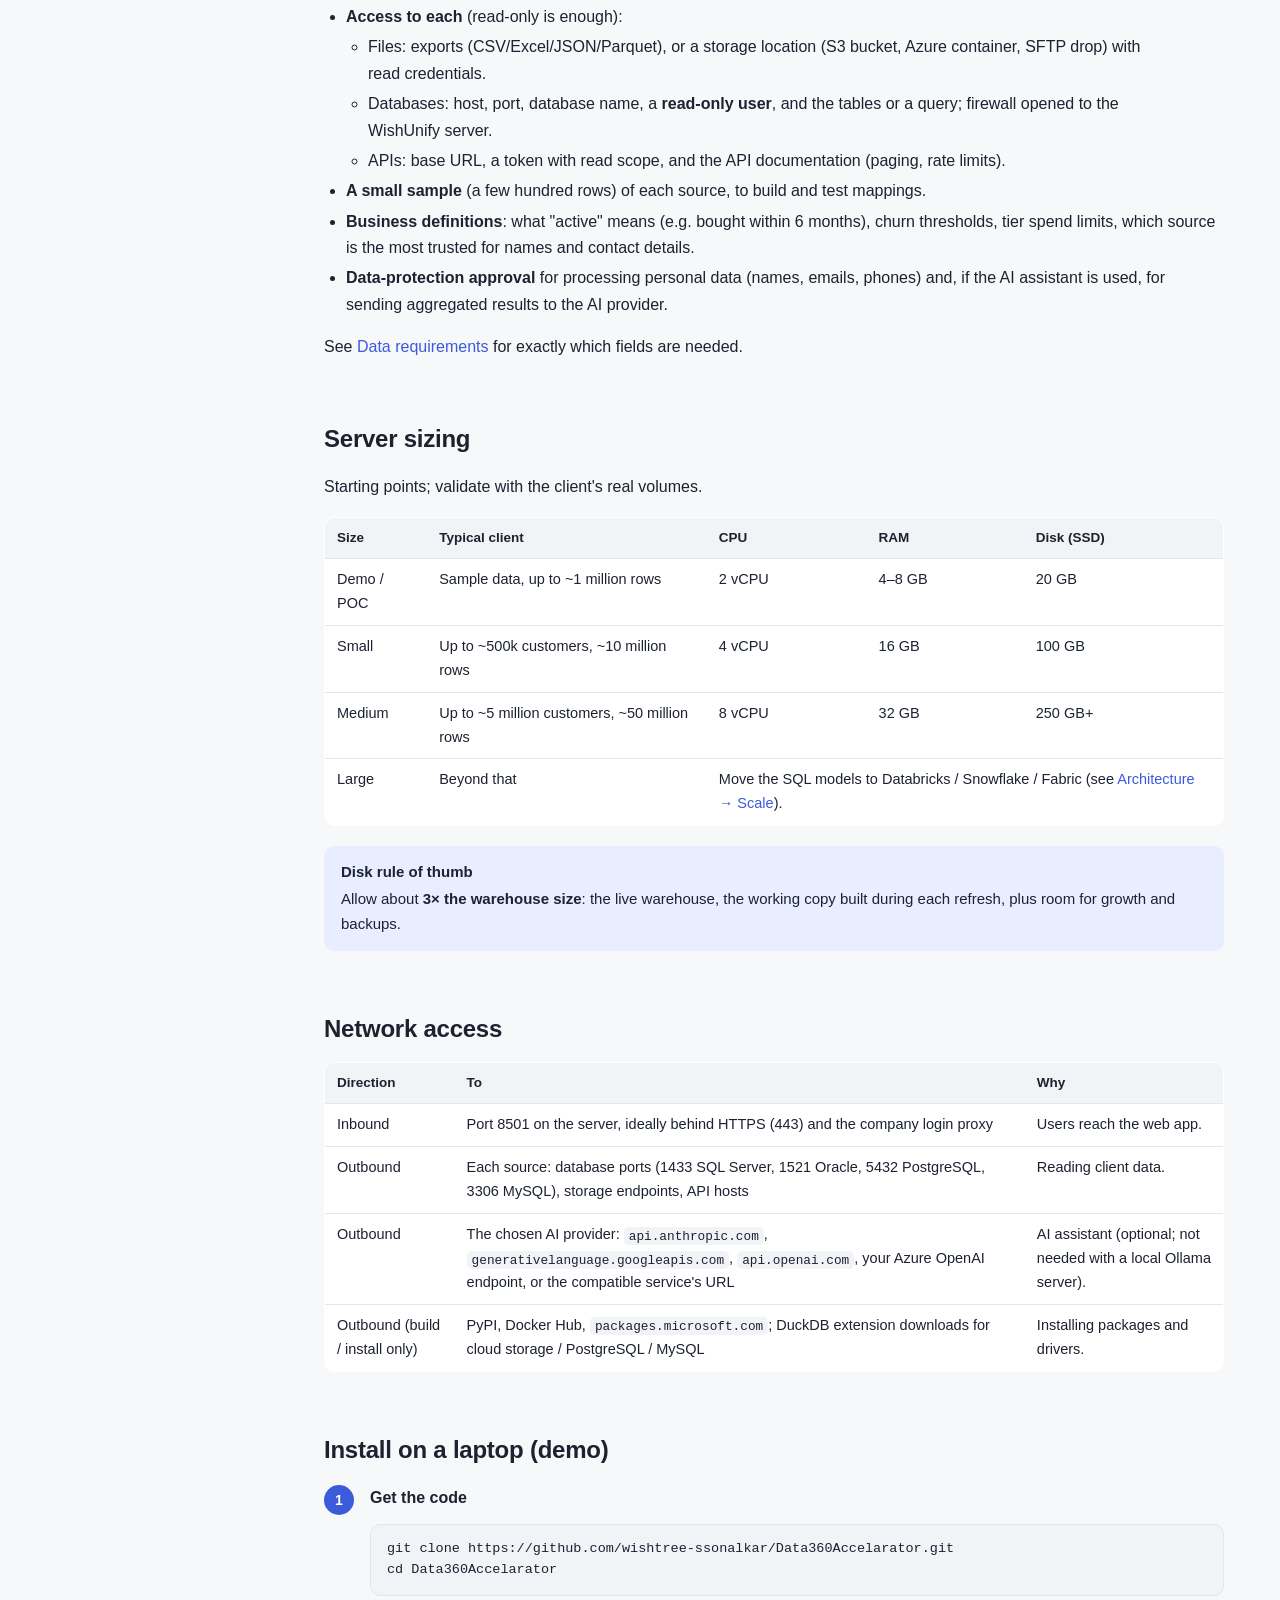
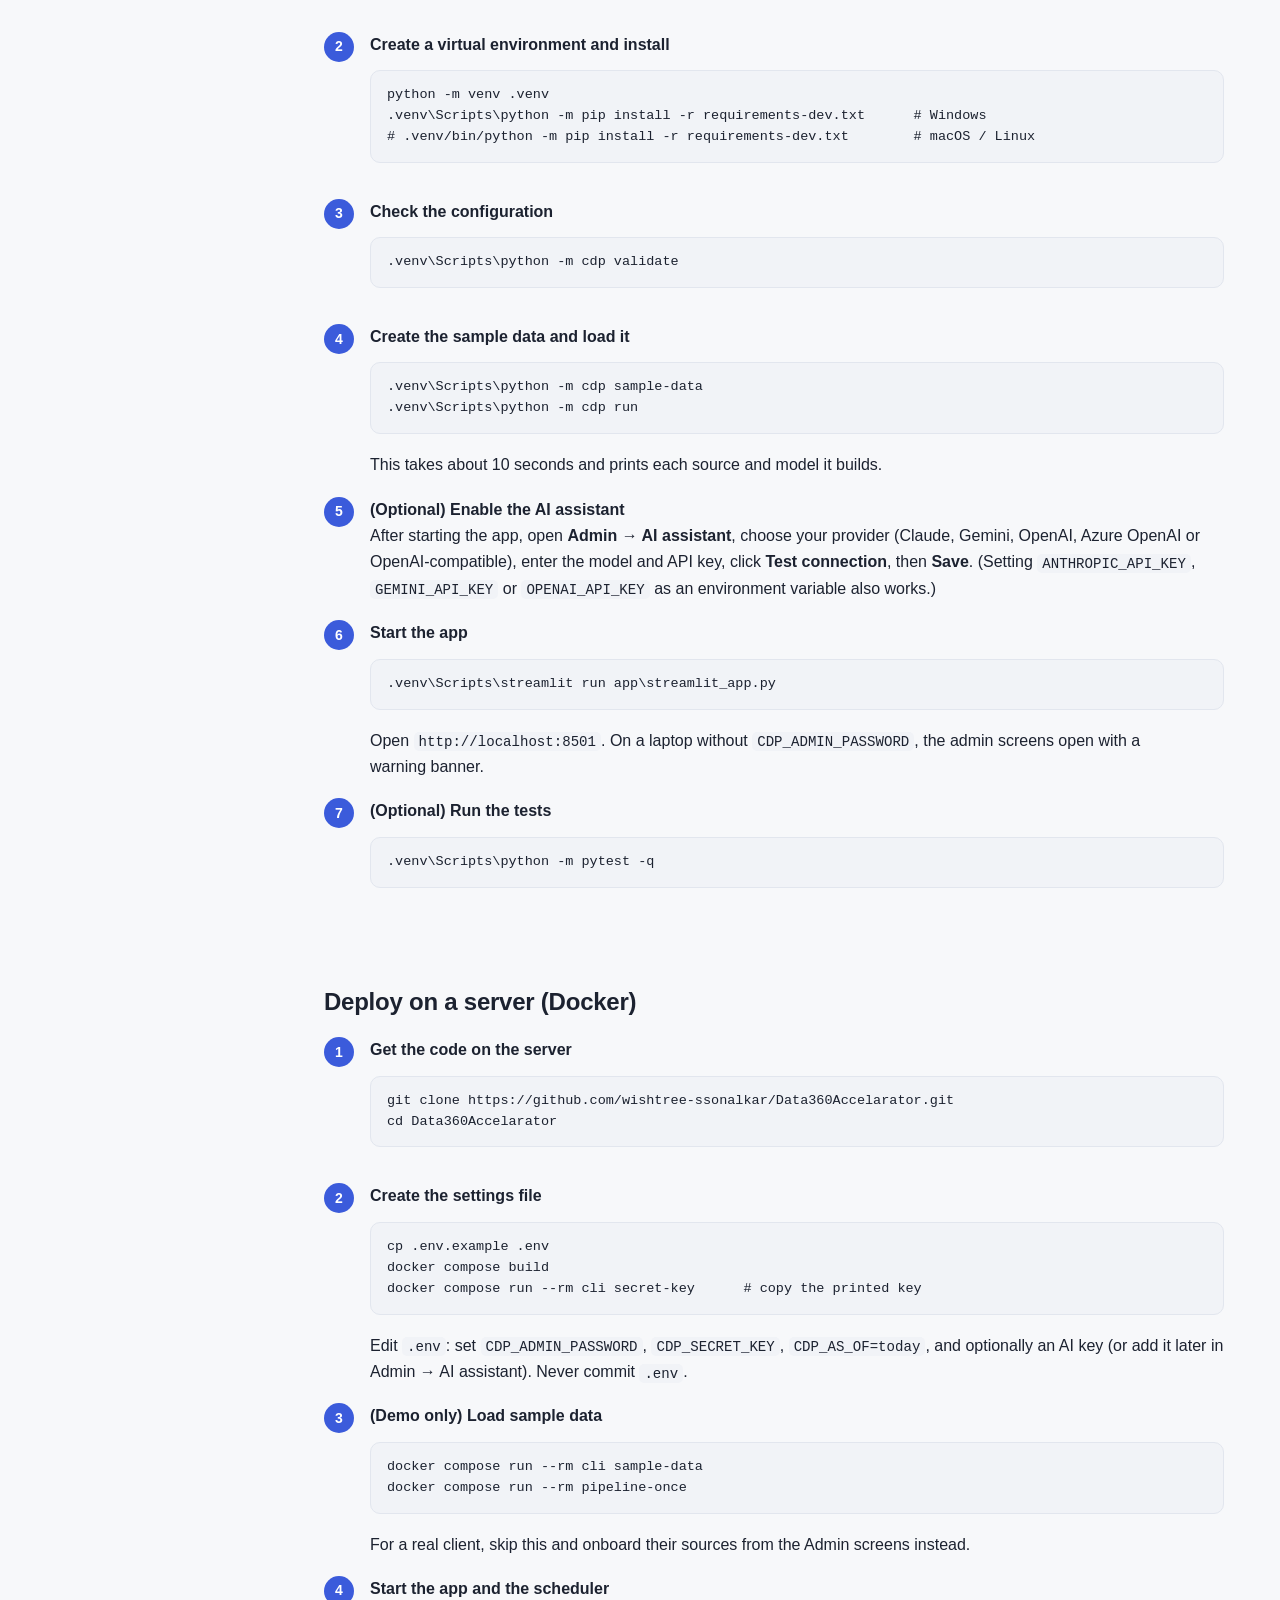
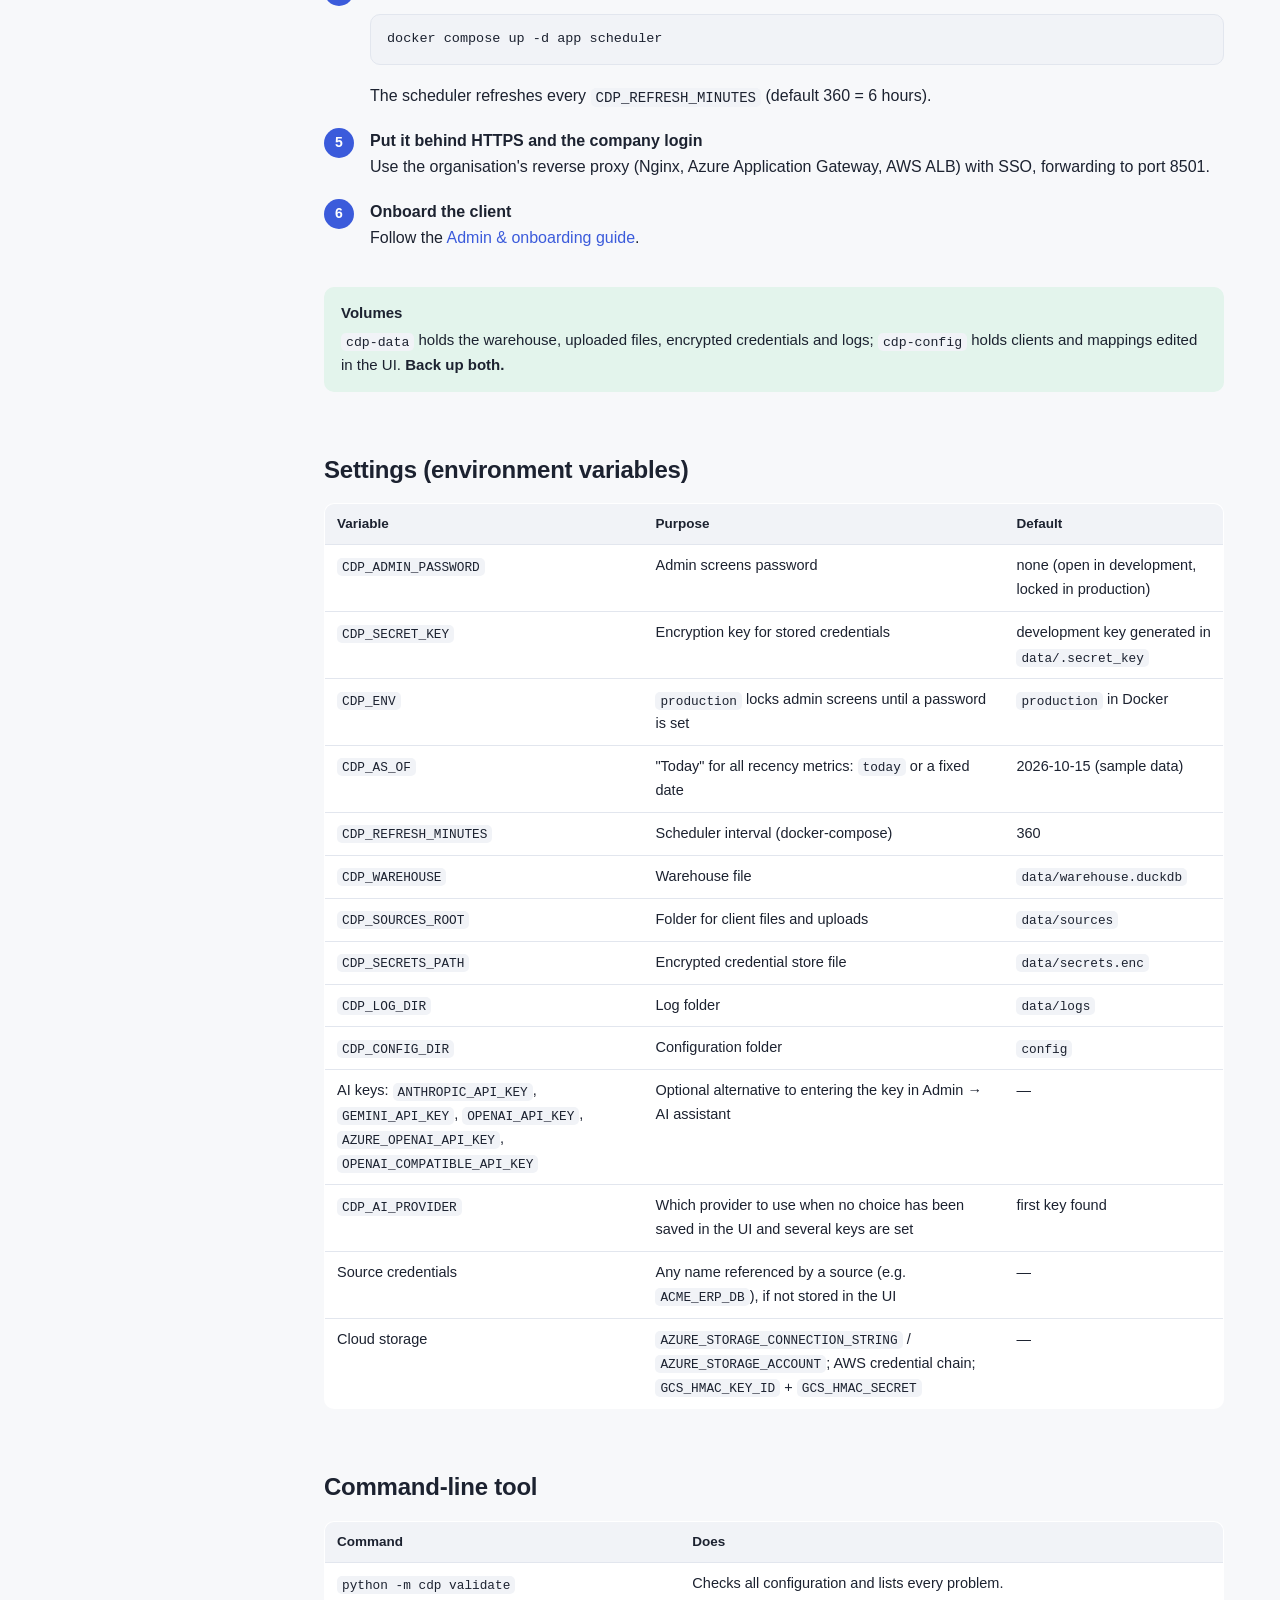
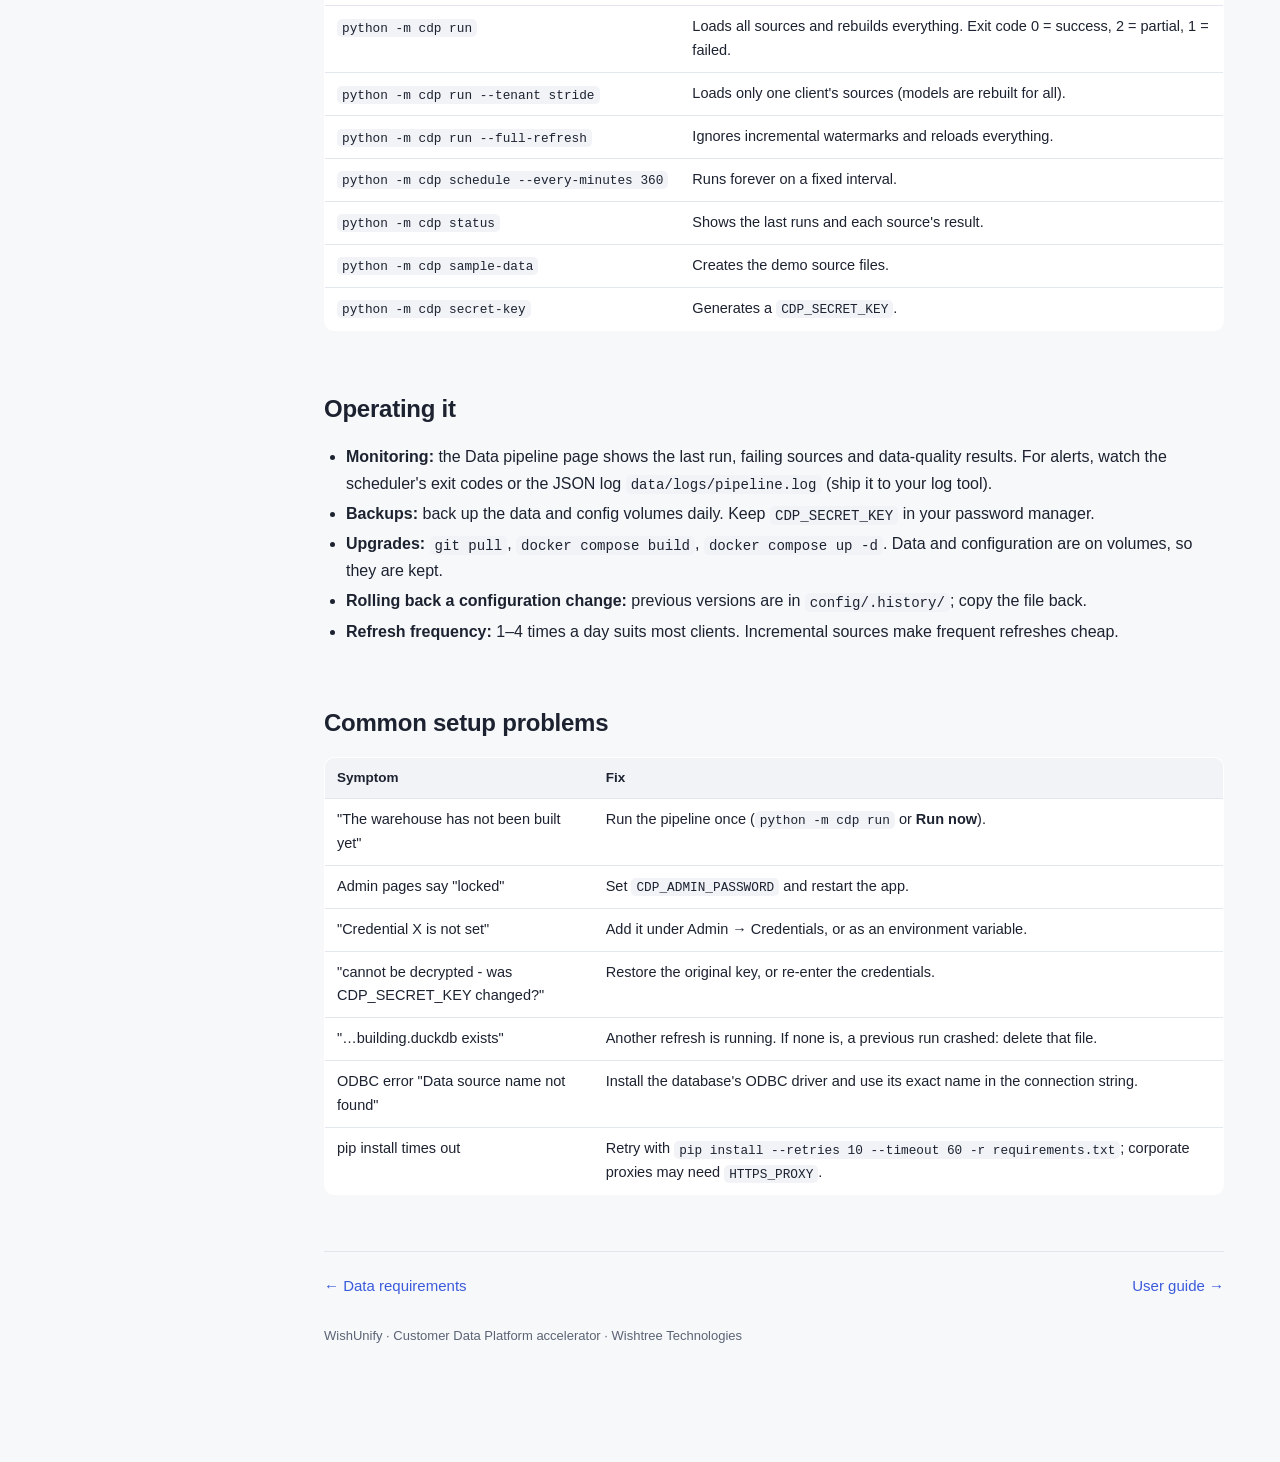
<file: docs/prerequisites.html>
<!doctype html>
<html lang="en">
<head>
<meta charset="utf-8">
<meta name="viewport" content="width=device-width, initial-scale=1">
<title>WishUnify Prerequisites and Installation</title>
<meta name="description" content="What you need before installing WishUnify, server sizing, local setup, Docker deployment, environment variables and operations.">
<link rel="stylesheet" href="assets/docs.css">
<script src="assets/docs.js"></script>
</head>
<body>
<aside class="sidebar">
  <div class="brand"><div class="brand-mark">WU</div><div class="brand-name">WishUnify</div></div>
  <p class="brand-sub">Documentation · Wishtree Technologies</p>
  <nav class="nav">
    <div class="nav-group">Start here</div>
    <a href="index.html">Overview</a>
    <a href="use-cases.html">Who it's for &amp; examples</a>
    <div class="nav-group">Understand</div>
    <a href="architecture.html">Architecture</a>
    <a href="data-requirements.html">Data requirements</a>
    <div class="nav-group">Set up &amp; use</div>
    <a href="prerequisites.html" aria-current="page">Prerequisites &amp; installation</a>
    <a href="user-guide.html">User guide</a>
    <a href="admin-guide.html">Admin &amp; onboarding guide</a>
    <div class="nav-group">Reference</div>
    <a href="faq.html">FAQ, glossary &amp; limits</a>
  </nav>
  <button class="theme-toggle" type="button">Theme: system</button>
</aside>

<main><div class="content">
  <header class="page-head">
    <div class="eyebrow">Set up</div>
    <h1>Prerequisites &amp; installation</h1>
    <p class="lead">Everything needed before installing WishUnify, how to run it on a laptop for a demo, how to deploy it
      on a server for a client, and how to operate it day to day.</p>
  </header>

  <div class="toc"><strong>On this page</strong><ol>
    <li><a href="#checklist">Prerequisite checklist</a></li>
    <li><a href="#from-client">What to get from the client</a></li>
    <li><a href="#sizing">Server sizing</a></li>
    <li><a href="#network">Network access</a></li>
    <li><a href="#local">Install on a laptop (demo)</a></li>
    <li><a href="#server">Deploy on a server (Docker)</a></li>
    <li><a href="#env">Settings (environment variables)</a></li>
    <li><a href="#cli">Command-line tool</a></li>
    <li><a href="#ops">Operating it</a></li>
    <li><a href="#trouble">Common setup problems</a></li>
  </ol></div>

  <h2 id="checklist">Prerequisite checklist</h2>
  <h3>People</h3>
  <div class="table-wrap"><table>
    <tr><th>Role</th><th>Needs</th></tr>
    <tr><td>Business users</td><td>A modern browser (Chrome, Edge, Firefox, Safari) and the app's URL. Nothing to install.</td></tr>
    <tr><td>Admin (onboards clients and sources)</td><td>The admin password. Basic understanding of the client's systems and data.</td></tr>
    <tr><td>IT / DevOps (installs and runs it)</td><td>A server or VM with Docker, or a machine with Python; access to the client's network and sources.</td></tr>
  </table></div>

  <h3>Software</h3>
  <div class="table-wrap"><table>
    <tr><th>Where</th><th>Required</th><th>Notes</th></tr>
    <tr><td>Server (recommended)</td><td>Linux VM with <strong>Docker 24+</strong> and Docker Compose v2</td><td>Everything else, including the SQL Server ODBC driver, is inside the image.</td></tr>
    <tr><td>Laptop / without Docker</td><td><strong>Python 3.13</strong>, Git</td><td>Windows, macOS or Linux.</td></tr>
    <tr><td>Database sources (non-Docker)</td><td>The database's <strong>ODBC driver</strong> (e.g. "ODBC Driver 18 for SQL Server", Oracle Instant Client ODBC)</td><td>Only for SQL Server, Oracle or other ODBC sources. PostgreSQL, MySQL and SQLite need no driver.</td></tr>
  </table></div>

  <h3>Keys and secrets</h3>
  <div class="table-wrap"><table>
    <tr><th>Item</th><th>Required?</th><th>How to get it</th></tr>
    <tr><td><code>CDP_ADMIN_PASSWORD</code></td><td><span class="badge req">Production</span></td><td>Choose a strong password. Protects the admin screens.</td></tr>
    <tr><td><code>CDP_SECRET_KEY</code></td><td><span class="badge req">Production</span></td><td>Run <code>python -m cdp secret-key</code> (or <code>docker compose run --rm cli secret-key</code>). Keep a safe copy: stored credentials cannot be read without it.</td></tr>
    <tr><td>An AI provider key</td><td><span class="badge opt">Optional</span></td><td>Any one of: Anthropic Claude, Google Gemini, OpenAI, Azure OpenAI, or an OpenAI-compatible service (Groq, Mistral, OpenRouter, local Ollama). Entered in the app under <strong>Admin → AI assistant</strong>. Without it, "Ask your data" runs its built-in example questions only.</td></tr>
  </table></div>

  <h2 id="from-client">What to get from the client</h2>
  <ul>
    <li><strong>List of systems</strong> that hold customer data (store, CRM, POS, helpdesk, website analytics, loyalty, ERP) and an owner for each.</li>
    <li><strong>Access to each</strong> (read-only is enough):
      <ul>
        <li>Files: exports (CSV/Excel/JSON/Parquet), or a storage location (S3 bucket, Azure container, SFTP drop) with read credentials.</li>
        <li>Databases: host, port, database name, a <strong>read-only user</strong>, and the tables or a query; firewall opened to the WishUnify server.</li>
        <li>APIs: base URL, a token with read scope, and the API documentation (paging, rate limits).</li>
      </ul>
    </li>
    <li><strong>A small sample</strong> (a few hundred rows) of each source, to build and test mappings.</li>
    <li><strong>Business definitions</strong>: what "active" means (e.g. bought within 6 months), churn thresholds, tier spend limits, which source is the most trusted for names and contact details.</li>
    <li><strong>Data-protection approval</strong> for processing personal data (names, emails, phones) and, if the AI assistant is used, for sending aggregated results to the AI provider.</li>
  </ul>
  <p>See <a href="data-requirements.html">Data requirements</a> for exactly which fields are needed.</p>

  <h2 id="sizing">Server sizing</h2>
  <p>Starting points; validate with the client's real volumes.</p>
  <div class="table-wrap"><table>
    <tr><th>Size</th><th>Typical client</th><th>CPU</th><th>RAM</th><th>Disk (SSD)</th></tr>
    <tr><td>Demo / POC</td><td>Sample data, up to ~1 million rows</td><td>2 vCPU</td><td>4–8 GB</td><td>20 GB</td></tr>
    <tr><td>Small</td><td>Up to ~500k customers, ~10 million rows</td><td>4 vCPU</td><td>16 GB</td><td>100 GB</td></tr>
    <tr><td>Medium</td><td>Up to ~5 million customers, ~50 million rows</td><td>8 vCPU</td><td>32 GB</td><td>250 GB+</td></tr>
    <tr><td>Large</td><td>Beyond that</td><td colspan="3">Move the SQL models to Databricks / Snowflake / Fabric (see <a href="architecture.html#scale">Architecture → Scale</a>).</td></tr>
  </table></div>
  <div class="callout info"><strong>Disk rule of thumb</strong>Allow about <strong>3× the warehouse size</strong>: the live warehouse,
    the working copy built during each refresh, plus room for growth and backups.</div>

  <h2 id="network">Network access</h2>
  <div class="table-wrap"><table>
    <tr><th>Direction</th><th>To</th><th>Why</th></tr>
    <tr><td>Inbound</td><td>Port 8501 on the server, ideally behind HTTPS (443) and the company login proxy</td><td>Users reach the web app.</td></tr>
    <tr><td>Outbound</td><td>Each source: database ports (1433 SQL Server, 1521 Oracle, 5432 PostgreSQL, 3306 MySQL), storage endpoints, API hosts</td><td>Reading client data.</td></tr>
    <tr><td>Outbound</td><td>The chosen AI provider: <code>api.anthropic.com</code>, <code>generativelanguage.googleapis.com</code>, <code>api.openai.com</code>, your Azure OpenAI endpoint, or the compatible service's URL</td><td>AI assistant (optional; not needed with a local Ollama server).</td></tr>
    <tr><td>Outbound (build / install only)</td><td>PyPI, Docker Hub, <code>packages.microsoft.com</code>; DuckDB extension downloads for cloud storage / PostgreSQL / MySQL</td><td>Installing packages and drivers.</td></tr>
  </table></div>

  <h2 id="local">Install on a laptop (demo)</h2>
  <ol class="steps">
    <li><strong>Get the code</strong>
<pre><code>git clone https://github.com/wishtree-ssonalkar/Data360Accelarator.git
cd Data360Accelarator</code></pre></li>
    <li><strong>Create a virtual environment and install</strong>
<pre><code>python -m venv .venv
.venv\Scripts\python -m pip install -r requirements-dev.txt      # Windows
# .venv/bin/python -m pip install -r requirements-dev.txt        # macOS / Linux</code></pre></li>
    <li><strong>Check the configuration</strong>
<pre><code>.venv\Scripts\python -m cdp validate</code></pre></li>
    <li><strong>Create the sample data and load it</strong>
<pre><code>.venv\Scripts\python -m cdp sample-data
.venv\Scripts\python -m cdp run</code></pre>
      This takes about 10 seconds and prints each source and model it builds.</li>
    <li><strong>(Optional) Enable the AI assistant</strong>After starting the app, open <strong>Admin → AI assistant</strong>, choose your provider (Claude, Gemini, OpenAI, Azure OpenAI or OpenAI-compatible), enter the model and API key, click <strong>Test connection</strong>, then <strong>Save</strong>. (Setting <code>ANTHROPIC_API_KEY</code>, <code>GEMINI_API_KEY</code> or <code>OPENAI_API_KEY</code> as an environment variable also works.)</li>
    <li><strong>Start the app</strong>
<pre><code>.venv\Scripts\streamlit run app\streamlit_app.py</code></pre>
      Open <code>http://localhost:8501</code>. On a laptop without <code>CDP_ADMIN_PASSWORD</code>, the admin screens open with a warning banner.</li>
    <li><strong>(Optional) Run the tests</strong>
<pre><code>.venv\Scripts\python -m pytest -q</code></pre></li>
  </ol>

  <h2 id="server">Deploy on a server (Docker)</h2>
  <ol class="steps">
    <li><strong>Get the code on the server</strong>
<pre><code>git clone https://github.com/wishtree-ssonalkar/Data360Accelarator.git
cd Data360Accelarator</code></pre></li>
    <li><strong>Create the settings file</strong>
<pre><code>cp .env.example .env
docker compose build
docker compose run --rm cli secret-key      # copy the printed key</code></pre>
      Edit <code>.env</code>: set <code>CDP_ADMIN_PASSWORD</code>, <code>CDP_SECRET_KEY</code>, <code>CDP_AS_OF=today</code>, and optionally an AI key (or add it later in Admin → AI assistant).
      Never commit <code>.env</code>.</li>
    <li><strong>(Demo only) Load sample data</strong>
<pre><code>docker compose run --rm cli sample-data
docker compose run --rm pipeline-once</code></pre>
      For a real client, skip this and onboard their sources from the Admin screens instead.</li>
    <li><strong>Start the app and the scheduler</strong>
<pre><code>docker compose up -d app scheduler</code></pre>
      The scheduler refreshes every <code>CDP_REFRESH_MINUTES</code> (default 360 = 6 hours).</li>
    <li><strong>Put it behind HTTPS and the company login</strong>Use the organisation's reverse proxy (Nginx, Azure Application Gateway, AWS ALB) with SSO, forwarding to port 8501.</li>
    <li><strong>Onboard the client</strong>Follow the <a href="admin-guide.html">Admin &amp; onboarding guide</a>.</li>
  </ol>
  <div class="callout tip"><strong>Volumes</strong><code>cdp-data</code> holds the warehouse, uploaded files, encrypted credentials and logs;
    <code>cdp-config</code> holds clients and mappings edited in the UI. <strong>Back up both.</strong></div>

  <h2 id="env">Settings (environment variables)</h2>
  <div class="table-wrap"><table>
    <tr><th>Variable</th><th>Purpose</th><th>Default</th></tr>
    <tr><td><code>CDP_ADMIN_PASSWORD</code></td><td>Admin screens password</td><td>none (open in development, locked in production)</td></tr>
    <tr><td><code>CDP_SECRET_KEY</code></td><td>Encryption key for stored credentials</td><td>development key generated in <code>data/.secret_key</code></td></tr>
    <tr><td><code>CDP_ENV</code></td><td><code>production</code> locks admin screens until a password is set</td><td><code>production</code> in Docker</td></tr>
    <tr><td><code>CDP_AS_OF</code></td><td>"Today" for all recency metrics: <code>today</code> or a fixed date</td><td>2026-10-15 (sample data)</td></tr>
    <tr><td><code>CDP_REFRESH_MINUTES</code></td><td>Scheduler interval (docker-compose)</td><td>360</td></tr>
    <tr><td><code>CDP_WAREHOUSE</code></td><td>Warehouse file</td><td><code>data/warehouse.duckdb</code></td></tr>
    <tr><td><code>CDP_SOURCES_ROOT</code></td><td>Folder for client files and uploads</td><td><code>data/sources</code></td></tr>
    <tr><td><code>CDP_SECRETS_PATH</code></td><td>Encrypted credential store file</td><td><code>data/secrets.enc</code></td></tr>
    <tr><td><code>CDP_LOG_DIR</code></td><td>Log folder</td><td><code>data/logs</code></td></tr>
    <tr><td><code>CDP_CONFIG_DIR</code></td><td>Configuration folder</td><td><code>config</code></td></tr>
    <tr><td>AI keys: <code>ANTHROPIC_API_KEY</code>, <code>GEMINI_API_KEY</code>, <code>OPENAI_API_KEY</code>, <code>AZURE_OPENAI_API_KEY</code>, <code>OPENAI_COMPATIBLE_API_KEY</code></td><td>Optional alternative to entering the key in Admin → AI assistant</td><td>—</td></tr>
    <tr><td><code>CDP_AI_PROVIDER</code></td><td>Which provider to use when no choice has been saved in the UI and several keys are set</td><td>first key found</td></tr>
    <tr><td>Source credentials</td><td>Any name referenced by a source (e.g. <code>ACME_ERP_DB</code>), if not stored in the UI</td><td>—</td></tr>
    <tr><td>Cloud storage</td><td><code>AZURE_STORAGE_CONNECTION_STRING</code> / <code>AZURE_STORAGE_ACCOUNT</code>; AWS credential chain; <code>GCS_HMAC_KEY_ID</code> + <code>GCS_HMAC_SECRET</code></td><td>—</td></tr>
  </table></div>

  <h2 id="cli">Command-line tool</h2>
  <div class="table-wrap"><table>
    <tr><th>Command</th><th>Does</th></tr>
    <tr><td><code>python -m cdp validate</code></td><td>Checks all configuration and lists every problem.</td></tr>
    <tr><td><code>python -m cdp run</code></td><td>Loads all sources and rebuilds everything. Exit code 0 = success, 2 = partial, 1 = failed.</td></tr>
    <tr><td><code>python -m cdp run --tenant stride</code></td><td>Loads only one client's sources (models are rebuilt for all).</td></tr>
    <tr><td><code>python -m cdp run --full-refresh</code></td><td>Ignores incremental watermarks and reloads everything.</td></tr>
    <tr><td><code>python -m cdp schedule --every-minutes 360</code></td><td>Runs forever on a fixed interval.</td></tr>
    <tr><td><code>python -m cdp status</code></td><td>Shows the last runs and each source's result.</td></tr>
    <tr><td><code>python -m cdp sample-data</code></td><td>Creates the demo source files.</td></tr>
    <tr><td><code>python -m cdp secret-key</code></td><td>Generates a <code>CDP_SECRET_KEY</code>.</td></tr>
  </table></div>

  <h2 id="ops">Operating it</h2>
  <ul>
    <li><strong>Monitoring:</strong> the Data pipeline page shows the last run, failing sources and data-quality results. For alerts, watch the scheduler's exit codes or the JSON log <code>data/logs/pipeline.log</code> (ship it to your log tool).</li>
    <li><strong>Backups:</strong> back up the data and config volumes daily. Keep <code>CDP_SECRET_KEY</code> in your password manager.</li>
    <li><strong>Upgrades:</strong> <code>git pull</code>, <code>docker compose build</code>, <code>docker compose up -d</code>. Data and configuration are on volumes, so they are kept.</li>
    <li><strong>Rolling back a configuration change:</strong> previous versions are in <code>config/.history/</code>; copy the file back.</li>
    <li><strong>Refresh frequency:</strong> 1–4 times a day suits most clients. Incremental sources make frequent refreshes cheap.</li>
  </ul>

  <h2 id="trouble">Common setup problems</h2>
  <div class="table-wrap"><table>
    <tr><th>Symptom</th><th>Fix</th></tr>
    <tr><td>"The warehouse has not been built yet"</td><td>Run the pipeline once (<code>python -m cdp run</code> or <strong>Run now</strong>).</td></tr>
    <tr><td>Admin pages say "locked"</td><td>Set <code>CDP_ADMIN_PASSWORD</code> and restart the app.</td></tr>
    <tr><td>"Credential X is not set"</td><td>Add it under Admin → Credentials, or as an environment variable.</td></tr>
    <tr><td>"cannot be decrypted - was CDP_SECRET_KEY changed?"</td><td>Restore the original key, or re-enter the credentials.</td></tr>
    <tr><td>"…building.duckdb exists"</td><td>Another refresh is running. If none is, a previous run crashed: delete that file.</td></tr>
    <tr><td>ODBC error "Data source name not found"</td><td>Install the database's ODBC driver and use its exact name in the connection string.</td></tr>
    <tr><td>pip install times out</td><td>Retry with <code>pip install --retries 10 --timeout 60 -r requirements.txt</code>; corporate proxies may need <code>HTTPS_PROXY</code>.</td></tr>
  </table></div>

  <nav class="page-nav"><a href="data-requirements.html">← Data requirements</a><a href="user-guide.html">User guide →</a></nav>
  <footer class="doc-footer">WishUnify · Customer Data Platform accelerator · Wishtree Technologies</footer>
</div></main>
</body>
</html>
</file>
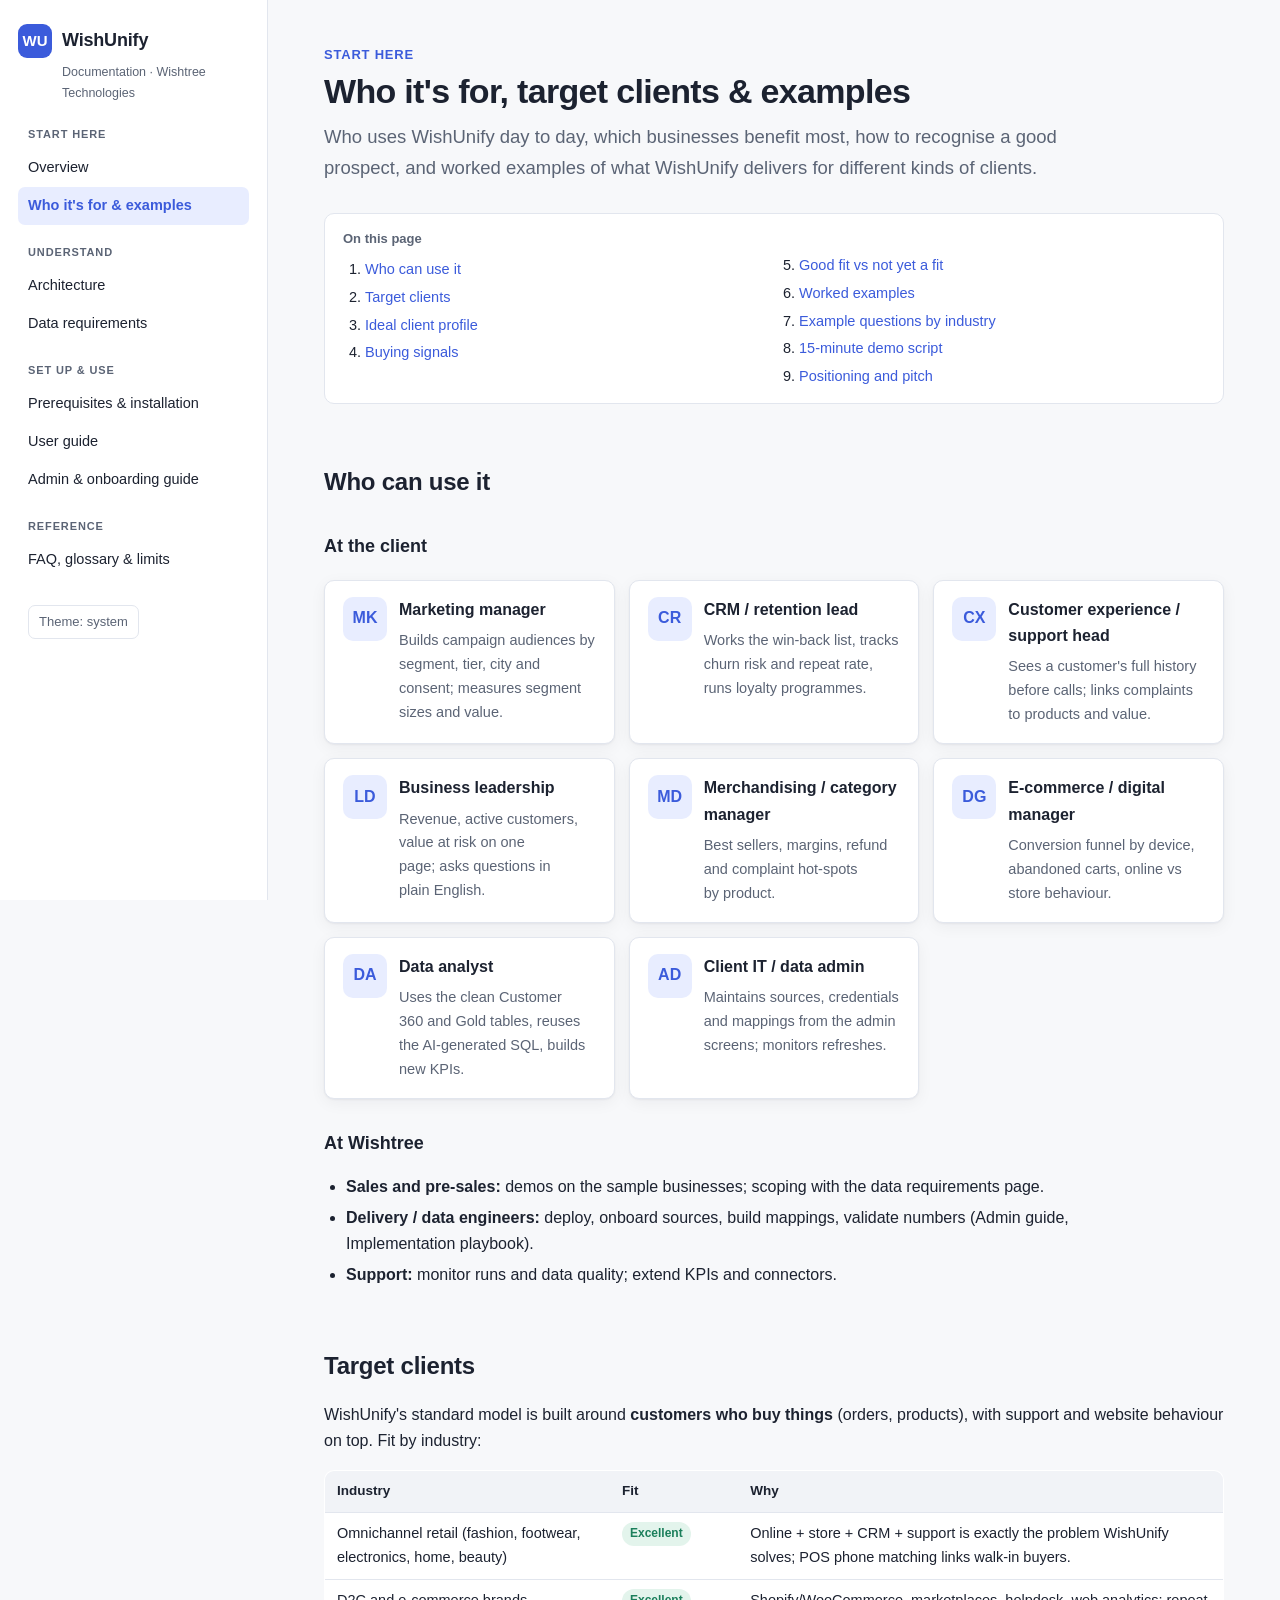
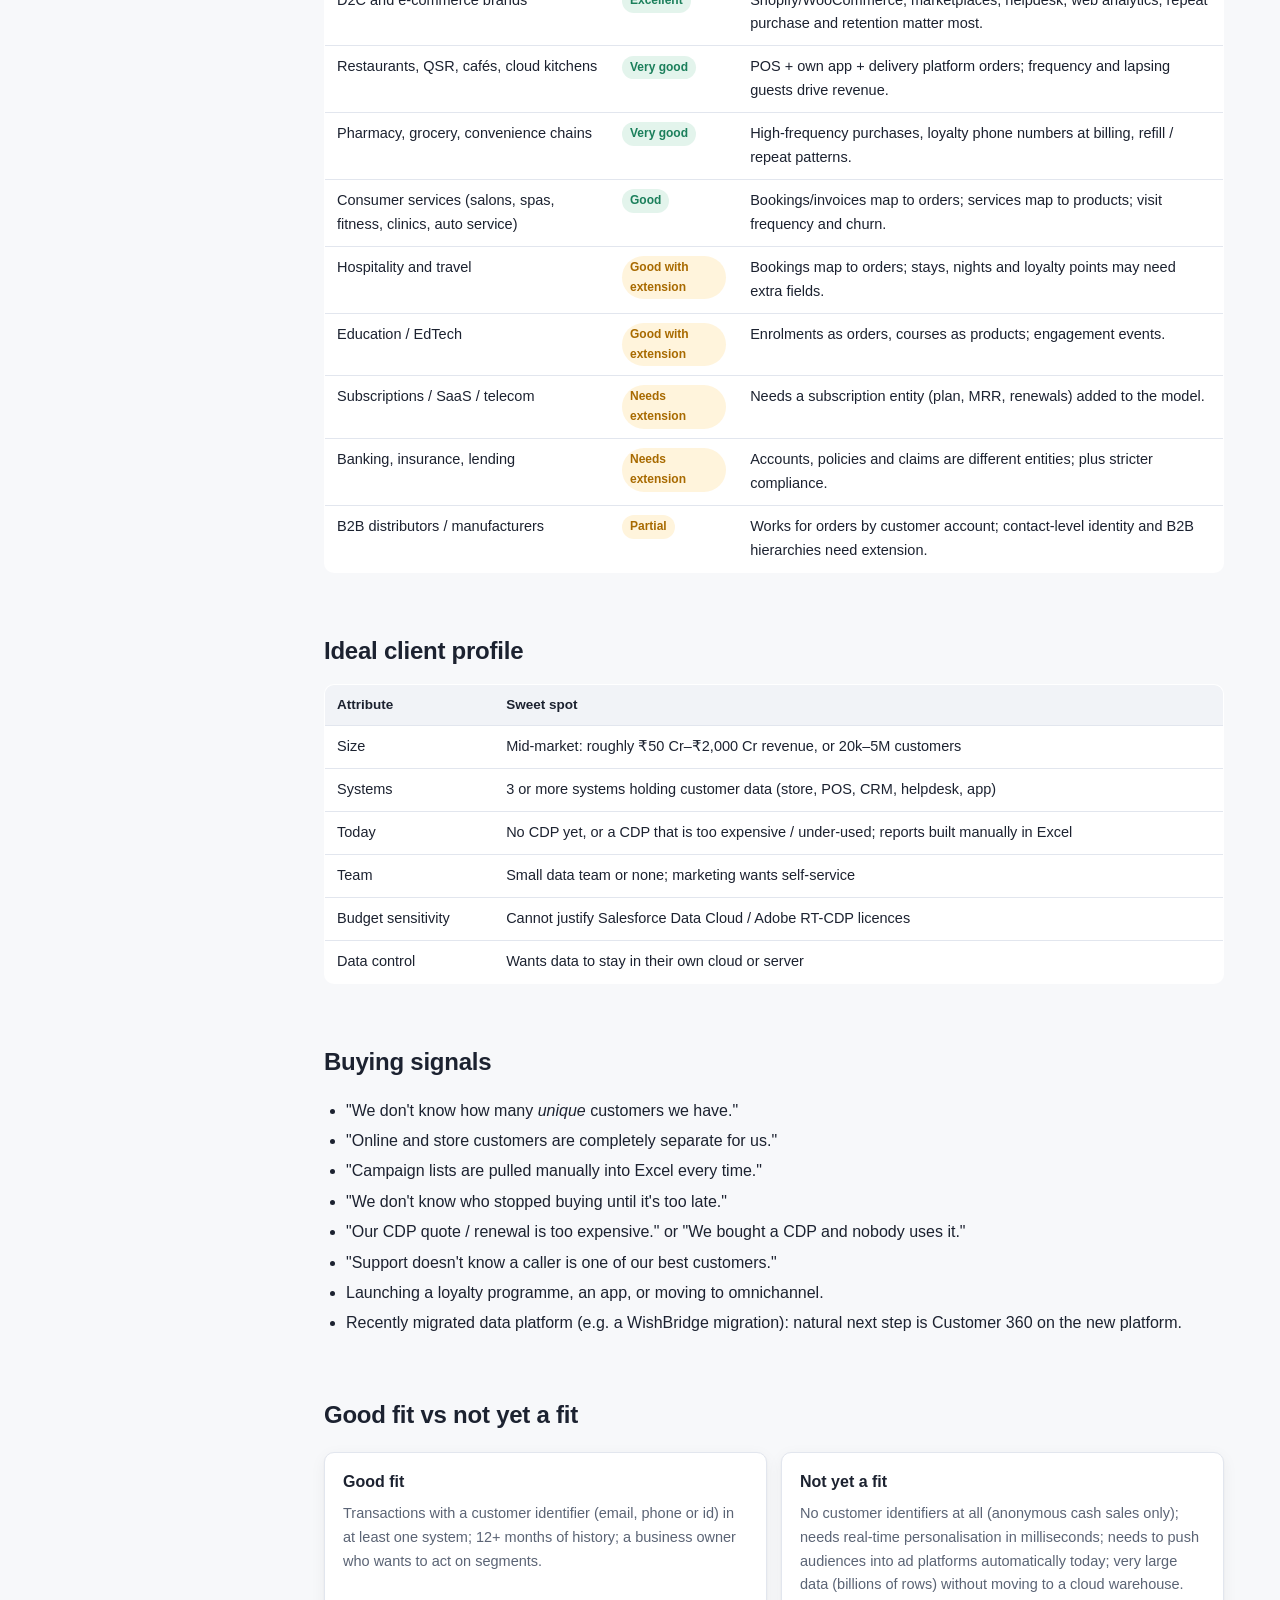
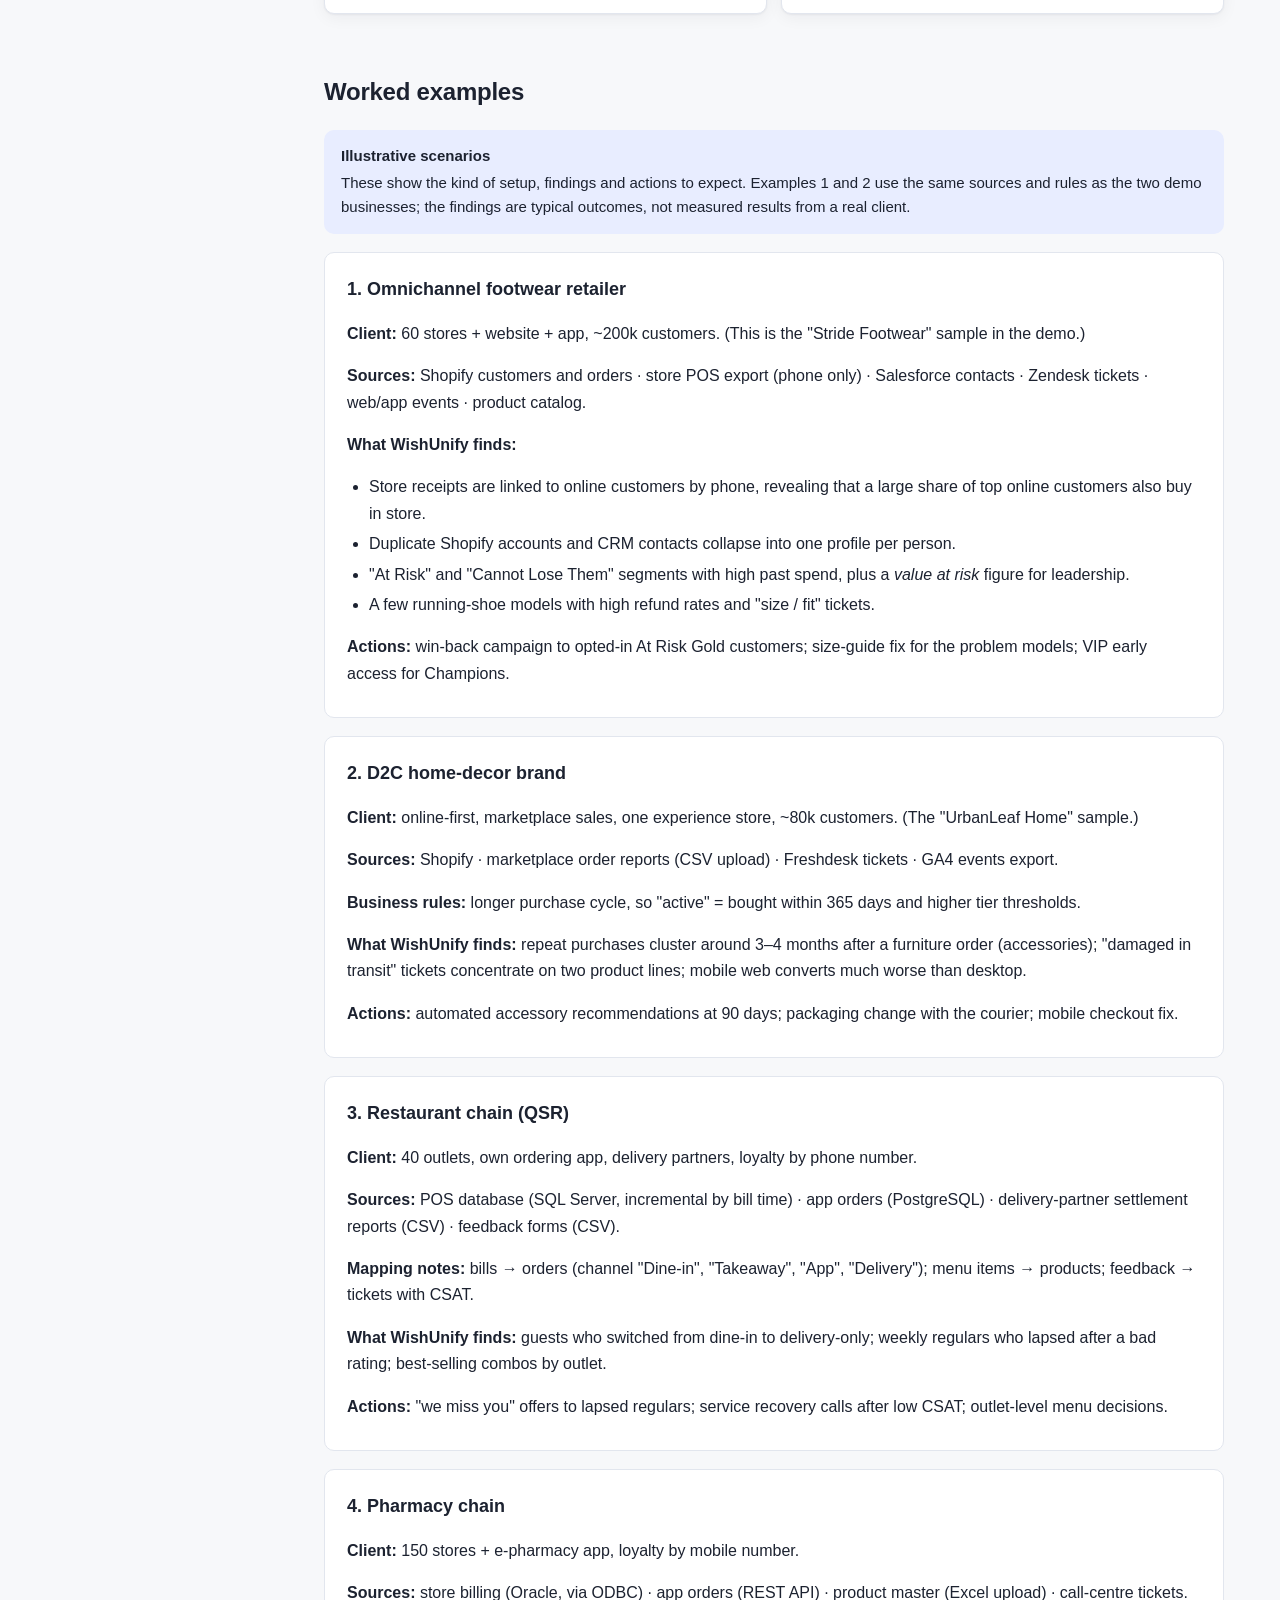
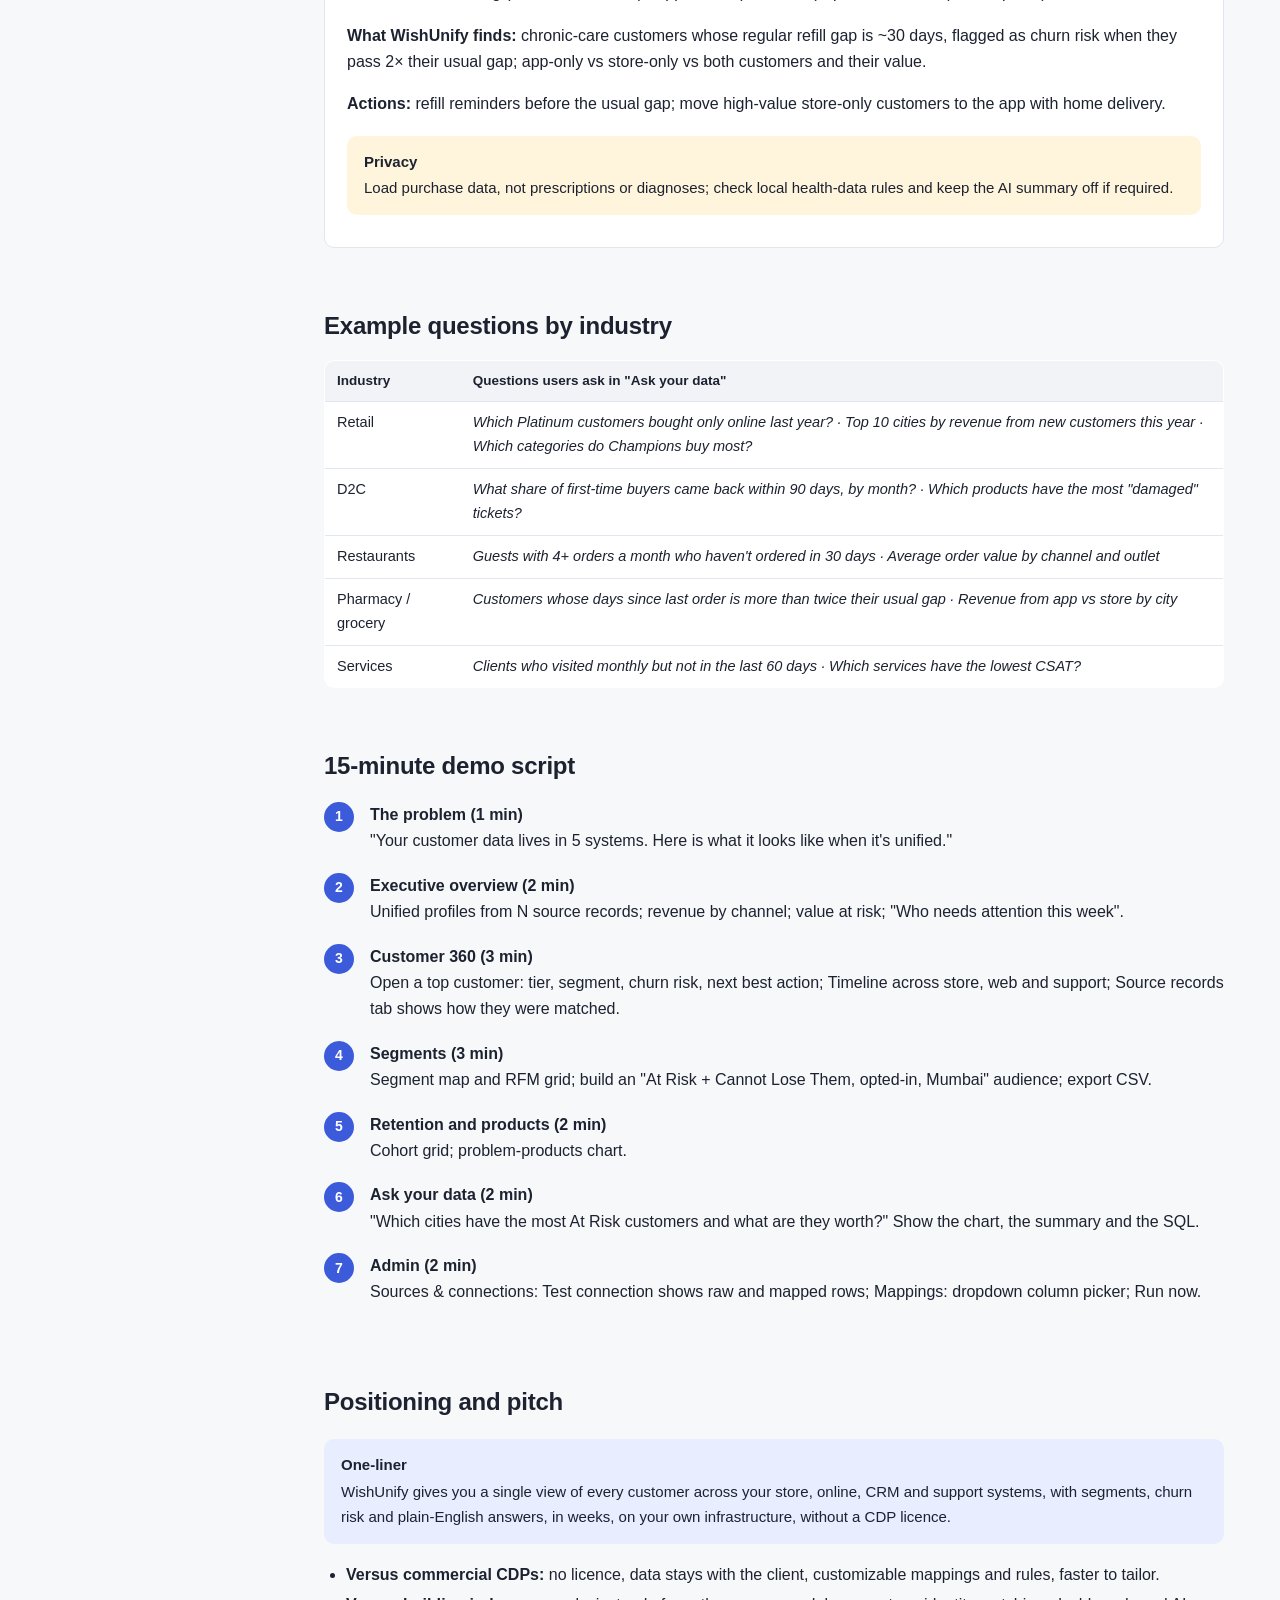
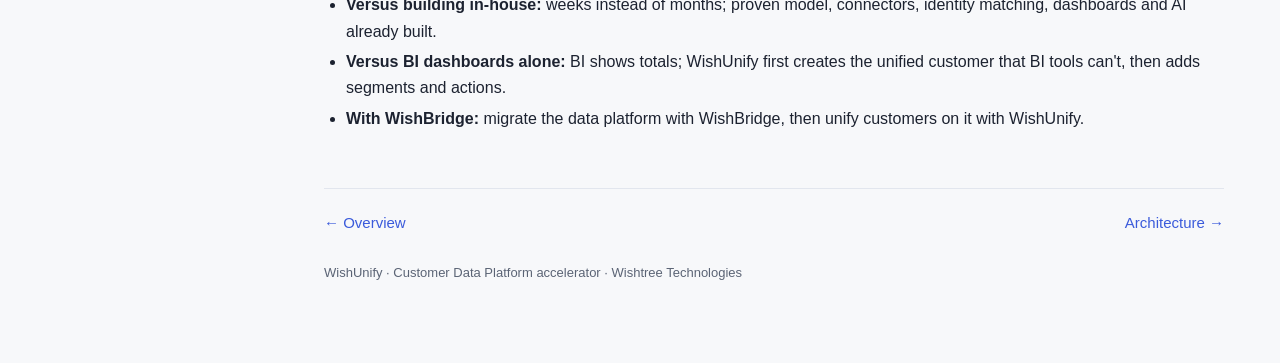
<file: docs/use-cases.html>
<!doctype html>
<html lang="en">
<head>
<meta charset="utf-8">
<meta name="viewport" content="width=device-width, initial-scale=1">
<title>WishUnify Use Cases</title>
<meta name="description" content="Who can use WishUnify, which clients to target, buying signals, worked examples by industry, a demo script and positioning.">
<link rel="stylesheet" href="assets/docs.css">
<script src="assets/docs.js"></script>
</head>
<body>
<aside class="sidebar">
  <div class="brand"><div class="brand-mark">WU</div><div class="brand-name">WishUnify</div></div>
  <p class="brand-sub">Documentation · Wishtree Technologies</p>
  <nav class="nav">
    <div class="nav-group">Start here</div>
    <a href="index.html">Overview</a>
    <a href="use-cases.html" aria-current="page">Who it's for &amp; examples</a>
    <div class="nav-group">Understand</div>
    <a href="architecture.html">Architecture</a>
    <a href="data-requirements.html">Data requirements</a>
    <div class="nav-group">Set up &amp; use</div>
    <a href="prerequisites.html">Prerequisites &amp; installation</a>
    <a href="user-guide.html">User guide</a>
    <a href="admin-guide.html">Admin &amp; onboarding guide</a>
    <div class="nav-group">Reference</div>
    <a href="faq.html">FAQ, glossary &amp; limits</a>
  </nav>
  <button class="theme-toggle" type="button">Theme: system</button>
</aside>

<main><div class="content">
  <header class="page-head">
    <div class="eyebrow">Start here</div>
    <h1>Who it's for, target clients &amp; examples</h1>
    <p class="lead">Who uses WishUnify day to day, which businesses benefit most, how to recognise a good prospect, and
      worked examples of what WishUnify delivers for different kinds of clients.</p>
  </header>

  <div class="toc"><strong>On this page</strong><ol>
    <li><a href="#users">Who can use it</a></li>
    <li><a href="#targets">Target clients</a></li>
    <li><a href="#profile">Ideal client profile</a></li>
    <li><a href="#signals">Buying signals</a></li>
    <li><a href="#fit">Good fit vs not yet a fit</a></li>
    <li><a href="#examples">Worked examples</a></li>
    <li><a href="#questions">Example questions by industry</a></li>
    <li><a href="#demo">15-minute demo script</a></li>
    <li><a href="#pitch">Positioning and pitch</a></li>
  </ol></div>

  <h2 id="users">Who can use it</h2>
  <h3>At the client</h3>
  <div class="cards">
    <div class="card persona"><div class="icon">MK</div><div><h4>Marketing manager</h4><p>Builds campaign audiences by segment, tier, city and consent; measures segment sizes and value.</p></div></div>
    <div class="card persona"><div class="icon">CR</div><div><h4>CRM / retention lead</h4><p>Works the win-back list, tracks churn risk and repeat rate, runs loyalty programmes.</p></div></div>
    <div class="card persona"><div class="icon">CX</div><div><h4>Customer experience / support head</h4><p>Sees a customer's full history before calls; links complaints to products and value.</p></div></div>
    <div class="card persona"><div class="icon">LD</div><div><h4>Business leadership</h4><p>Revenue, active customers, value at risk on one page; asks questions in plain English.</p></div></div>
    <div class="card persona"><div class="icon">MD</div><div><h4>Merchandising / category manager</h4><p>Best sellers, margins, refund and complaint hot-spots by product.</p></div></div>
    <div class="card persona"><div class="icon">DG</div><div><h4>E-commerce / digital manager</h4><p>Conversion funnel by device, abandoned carts, online vs store behaviour.</p></div></div>
    <div class="card persona"><div class="icon">DA</div><div><h4>Data analyst</h4><p>Uses the clean Customer 360 and Gold tables, reuses the AI-generated SQL, builds new KPIs.</p></div></div>
    <div class="card persona"><div class="icon">AD</div><div><h4>Client IT / data admin</h4><p>Maintains sources, credentials and mappings from the admin screens; monitors refreshes.</p></div></div>
  </div>
  <h3>At Wishtree</h3>
  <ul>
    <li><strong>Sales and pre-sales:</strong> demos on the sample businesses; scoping with the data requirements page.</li>
    <li><strong>Delivery / data engineers:</strong> deploy, onboard sources, build mappings, validate numbers (Admin guide, Implementation playbook).</li>
    <li><strong>Support:</strong> monitor runs and data quality; extend KPIs and connectors.</li>
  </ul>

  <h2 id="targets">Target clients</h2>
  <p>WishUnify's standard model is built around <strong>customers who buy things</strong> (orders, products), with support and
    website behaviour on top. Fit by industry:</p>
  <div class="table-wrap"><table>
    <tr><th>Industry</th><th>Fit</th><th>Why</th></tr>
    <tr><td>Omnichannel retail (fashion, footwear, electronics, home, beauty)</td><td><span class="badge good">Excellent</span></td><td>Online + store + CRM + support is exactly the problem WishUnify solves; POS phone matching links walk-in buyers.</td></tr>
    <tr><td>D2C and e-commerce brands</td><td><span class="badge good">Excellent</span></td><td>Shopify/WooCommerce, marketplaces, helpdesk, web analytics; repeat purchase and retention matter most.</td></tr>
    <tr><td>Restaurants, QSR, cafés, cloud kitchens</td><td><span class="badge good">Very good</span></td><td>POS + own app + delivery platform orders; frequency and lapsing guests drive revenue.</td></tr>
    <tr><td>Pharmacy, grocery, convenience chains</td><td><span class="badge good">Very good</span></td><td>High-frequency purchases, loyalty phone numbers at billing, refill / repeat patterns.</td></tr>
    <tr><td>Consumer services (salons, spas, fitness, clinics, auto service)</td><td><span class="badge good">Good</span></td><td>Bookings/invoices map to orders; services map to products; visit frequency and churn.</td></tr>
    <tr><td>Hospitality and travel</td><td><span class="badge warn">Good with extension</span></td><td>Bookings map to orders; stays, nights and loyalty points may need extra fields.</td></tr>
    <tr><td>Education / EdTech</td><td><span class="badge warn">Good with extension</span></td><td>Enrolments as orders, courses as products; engagement events.</td></tr>
    <tr><td>Subscriptions / SaaS / telecom</td><td><span class="badge warn">Needs extension</span></td><td>Needs a subscription entity (plan, MRR, renewals) added to the model.</td></tr>
    <tr><td>Banking, insurance, lending</td><td><span class="badge warn">Needs extension</span></td><td>Accounts, policies and claims are different entities; plus stricter compliance.</td></tr>
    <tr><td>B2B distributors / manufacturers</td><td><span class="badge warn">Partial</span></td><td>Works for orders by customer account; contact-level identity and B2B hierarchies need extension.</td></tr>
  </table></div>

  <h2 id="profile">Ideal client profile</h2>
  <div class="table-wrap"><table>
    <tr><th>Attribute</th><th>Sweet spot</th></tr>
    <tr><td>Size</td><td>Mid-market: roughly ₹50 Cr–₹2,000 Cr revenue, or 20k–5M customers</td></tr>
    <tr><td>Systems</td><td>3 or more systems holding customer data (store, POS, CRM, helpdesk, app)</td></tr>
    <tr><td>Today</td><td>No CDP yet, or a CDP that is too expensive / under-used; reports built manually in Excel</td></tr>
    <tr><td>Team</td><td>Small data team or none; marketing wants self-service</td></tr>
    <tr><td>Budget sensitivity</td><td>Cannot justify Salesforce Data Cloud / Adobe RT-CDP licences</td></tr>
    <tr><td>Data control</td><td>Wants data to stay in their own cloud or server</td></tr>
  </table></div>

  <h2 id="signals">Buying signals</h2>
  <ul>
    <li>"We don't know how many <em>unique</em> customers we have."</li>
    <li>"Online and store customers are completely separate for us."</li>
    <li>"Campaign lists are pulled manually into Excel every time."</li>
    <li>"We don't know who stopped buying until it's too late."</li>
    <li>"Our CDP quote / renewal is too expensive." or "We bought a CDP and nobody uses it."</li>
    <li>"Support doesn't know a caller is one of our best customers."</li>
    <li>Launching a loyalty programme, an app, or moving to omnichannel.</li>
    <li>Recently migrated data platform (e.g. a WishBridge migration): natural next step is Customer 360 on the new platform.</li>
  </ul>

  <h2 id="fit">Good fit vs not yet a fit</h2>
  <div class="cards">
    <div class="card"><h4>Good fit</h4><p>Transactions with a customer identifier (email, phone or id) in at least one system; 12+ months of history; a business owner who wants to act on segments.</p></div>
    <div class="card"><h4>Not yet a fit</h4><p>No customer identifiers at all (anonymous cash sales only); needs real-time personalisation in milliseconds; needs to push audiences into ad platforms automatically today; very large data (billions of rows) without moving to a cloud warehouse.</p></div>
  </div>

  <h2 id="examples">Worked examples</h2>
  <div class="callout info"><strong>Illustrative scenarios</strong>These show the kind of setup, findings and actions to expect.
    Examples 1 and 2 use the same sources and rules as the two demo businesses; the findings are typical outcomes, not
    measured results from a real client.</div>

  <div class="example">
    <h3>1. Omnichannel footwear retailer</h3>
    <p><strong>Client:</strong> 60 stores + website + app, ~200k customers. (This is the "Stride Footwear" sample in the demo.)</p>
    <p><strong>Sources:</strong> Shopify customers and orders · store POS export (phone only) · Salesforce contacts · Zendesk tickets · web/app events · product catalog.</p>
    <p><strong>What WishUnify finds:</strong></p>
    <ul>
      <li>Store receipts are linked to online customers by phone, revealing that a large share of top online customers also buy in store.</li>
      <li>Duplicate Shopify accounts and CRM contacts collapse into one profile per person.</li>
      <li>"At Risk" and "Cannot Lose Them" segments with high past spend, plus a <em>value at risk</em> figure for leadership.</li>
      <li>A few running-shoe models with high refund rates and "size / fit" tickets.</li>
    </ul>
    <p><strong>Actions:</strong> win-back campaign to opted-in At Risk Gold customers; size-guide fix for the problem models; VIP early access for Champions.</p>
  </div>

  <div class="example">
    <h3>2. D2C home-decor brand</h3>
    <p><strong>Client:</strong> online-first, marketplace sales, one experience store, ~80k customers. (The "UrbanLeaf Home" sample.)</p>
    <p><strong>Sources:</strong> Shopify · marketplace order reports (CSV upload) · Freshdesk tickets · GA4 events export.</p>
    <p><strong>Business rules:</strong> longer purchase cycle, so "active" = bought within 365 days and higher tier thresholds.</p>
    <p><strong>What WishUnify finds:</strong> repeat purchases cluster around 3–4 months after a furniture order (accessories);
      "damaged in transit" tickets concentrate on two product lines; mobile web converts much worse than desktop.</p>
    <p><strong>Actions:</strong> automated accessory recommendations at 90 days; packaging change with the courier; mobile checkout fix.</p>
  </div>

  <div class="example">
    <h3>3. Restaurant chain (QSR)</h3>
    <p><strong>Client:</strong> 40 outlets, own ordering app, delivery partners, loyalty by phone number.</p>
    <p><strong>Sources:</strong> POS database (SQL Server, incremental by bill time) · app orders (PostgreSQL) · delivery-partner settlement reports (CSV) · feedback forms (CSV).</p>
    <p><strong>Mapping notes:</strong> bills → orders (channel "Dine-in", "Takeaway", "App", "Delivery"); menu items → products; feedback → tickets with CSAT.</p>
    <p><strong>What WishUnify finds:</strong> guests who switched from dine-in to delivery-only; weekly regulars who lapsed after a bad rating; best-selling combos by outlet.</p>
    <p><strong>Actions:</strong> "we miss you" offers to lapsed regulars; service recovery calls after low CSAT; outlet-level menu decisions.</p>
  </div>

  <div class="example">
    <h3>4. Pharmacy chain</h3>
    <p><strong>Client:</strong> 150 stores + e-pharmacy app, loyalty by mobile number.</p>
    <p><strong>Sources:</strong> store billing (Oracle, via ODBC) · app orders (REST API) · product master (Excel upload) · call-centre tickets.</p>
    <p><strong>What WishUnify finds:</strong> chronic-care customers whose regular refill gap is ~30 days, flagged as churn risk when they pass 2× their usual gap; app-only vs store-only vs both customers and their value.</p>
    <p><strong>Actions:</strong> refill reminders before the usual gap; move high-value store-only customers to the app with home delivery.</p>
    <div class="callout warn"><strong>Privacy</strong>Load purchase data, not prescriptions or diagnoses; check local health-data rules and keep the AI summary off if required.</div>
  </div>

  <h2 id="questions">Example questions by industry</h2>
  <div class="table-wrap"><table>
    <tr><th>Industry</th><th>Questions users ask in "Ask your data"</th></tr>
    <tr><td>Retail</td><td class="q">Which Platinum customers bought only online last year? · Top 10 cities by revenue from new customers this year · Which categories do Champions buy most?</td></tr>
    <tr><td>D2C</td><td class="q">What share of first-time buyers came back within 90 days, by month? · Which products have the most "damaged" tickets?</td></tr>
    <tr><td>Restaurants</td><td class="q">Guests with 4+ orders a month who haven't ordered in 30 days · Average order value by channel and outlet</td></tr>
    <tr><td>Pharmacy / grocery</td><td class="q">Customers whose days since last order is more than twice their usual gap · Revenue from app vs store by city</td></tr>
    <tr><td>Services</td><td class="q">Clients who visited monthly but not in the last 60 days · Which services have the lowest CSAT?</td></tr>
  </table></div>

  <h2 id="demo">15-minute demo script</h2>
  <ol class="steps">
    <li><strong>The problem (1 min)</strong>"Your customer data lives in 5 systems. Here is what it looks like when it's unified."</li>
    <li><strong>Executive overview (2 min)</strong>Unified profiles from N source records; revenue by channel; value at risk; "Who needs attention this week".</li>
    <li><strong>Customer 360 (3 min)</strong>Open a top customer: tier, segment, churn risk, next best action; Timeline across store, web and support; Source records tab shows how they were matched.</li>
    <li><strong>Segments (3 min)</strong>Segment map and RFM grid; build an "At Risk + Cannot Lose Them, opted-in, Mumbai" audience; export CSV.</li>
    <li><strong>Retention and products (2 min)</strong>Cohort grid; problem-products chart.</li>
    <li><strong>Ask your data (2 min)</strong>"Which cities have the most At Risk customers and what are they worth?" Show the chart, the summary and the SQL.</li>
    <li><strong>Admin (2 min)</strong>Sources &amp; connections: Test connection shows raw and mapped rows; Mappings: dropdown column picker; Run now.</li>
  </ol>

  <h2 id="pitch">Positioning and pitch</h2>
  <div class="callout info"><strong>One-liner</strong>WishUnify gives you a single view of every customer across your store,
    online, CRM and support systems, with segments, churn risk and plain-English answers, in weeks, on your own
    infrastructure, without a CDP licence.</div>
  <ul>
    <li><strong>Versus commercial CDPs:</strong> no licence, data stays with the client, customizable mappings and rules, faster to tailor.</li>
    <li><strong>Versus building in-house:</strong> weeks instead of months; proven model, connectors, identity matching, dashboards and AI already built.</li>
    <li><strong>Versus BI dashboards alone:</strong> BI shows totals; WishUnify first creates the unified customer that BI tools can't, then adds segments and actions.</li>
    <li><strong>With WishBridge:</strong> migrate the data platform with WishBridge, then unify customers on it with WishUnify.</li>
  </ul>

  <nav class="page-nav"><a href="index.html">← Overview</a><a href="architecture.html">Architecture →</a></nav>
  <footer class="doc-footer">WishUnify · Customer Data Platform accelerator · Wishtree Technologies</footer>
</div></main>
</body>
</html>
</file>
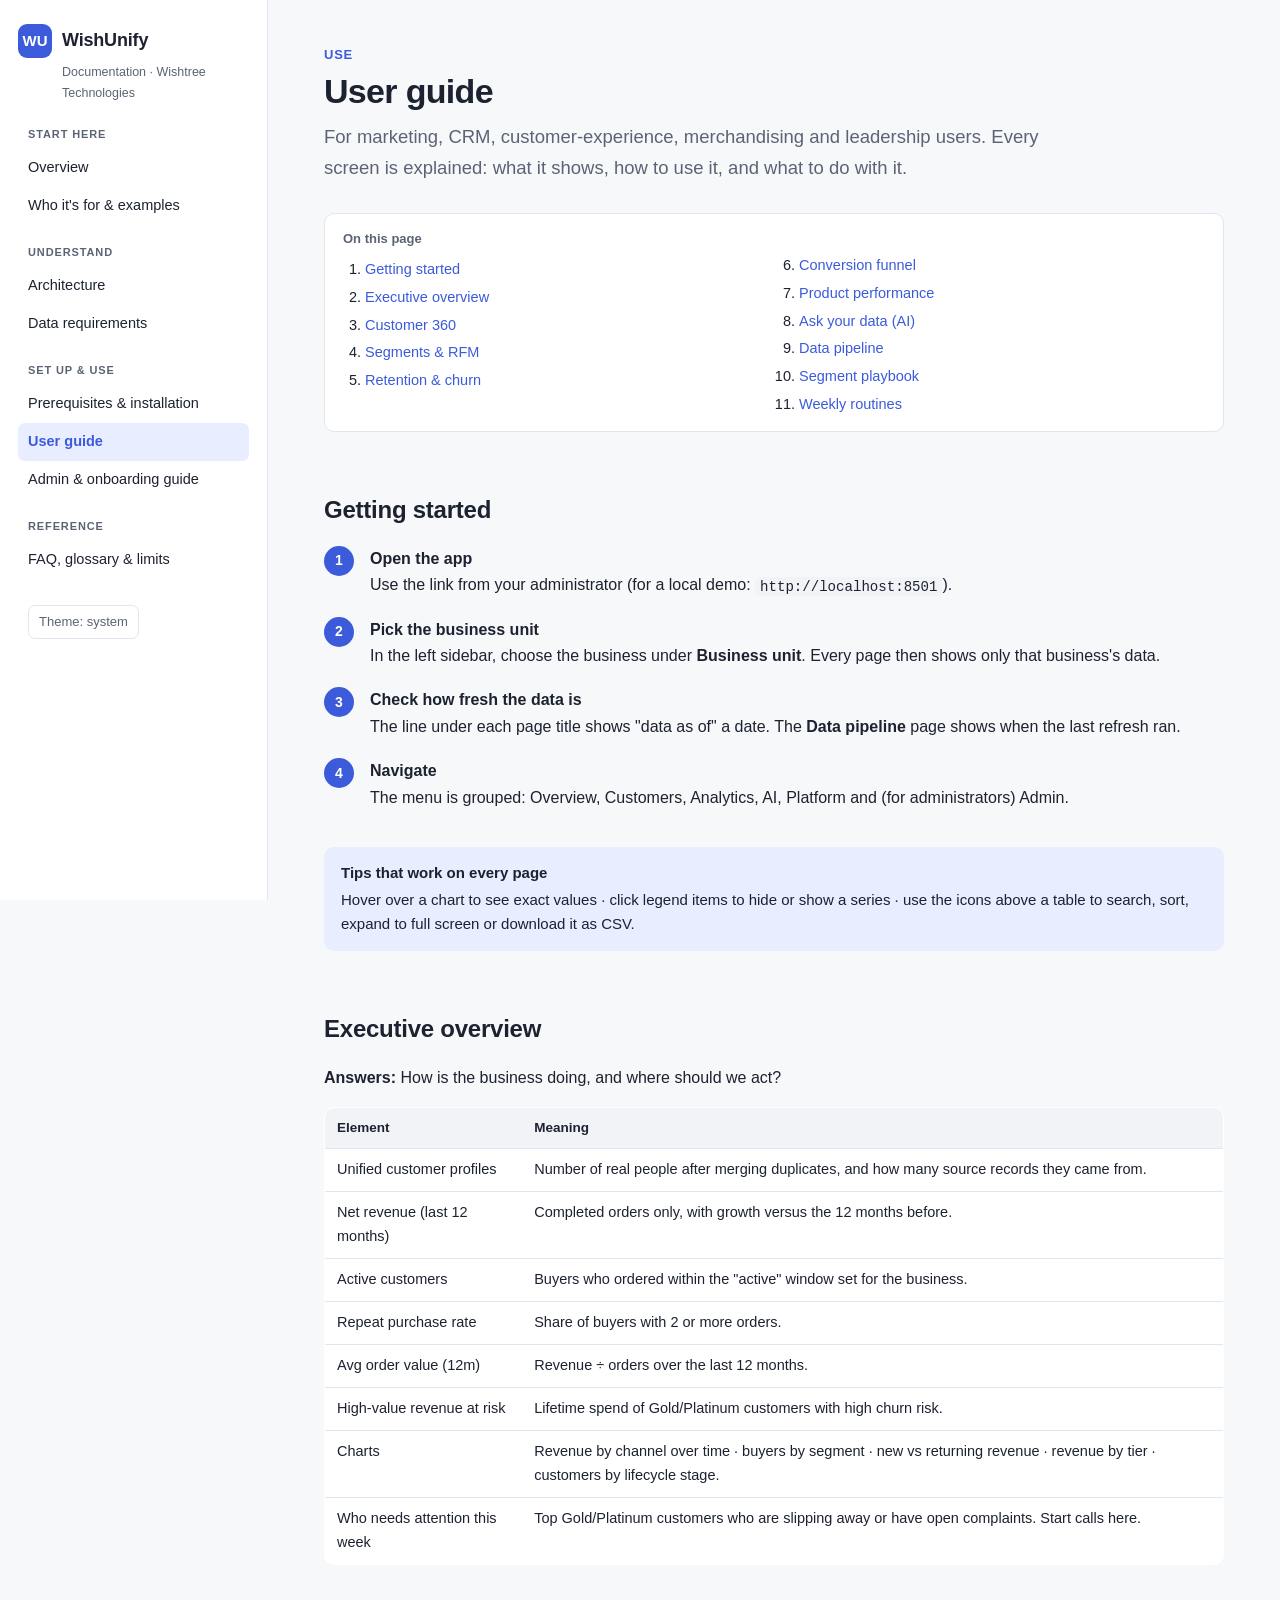
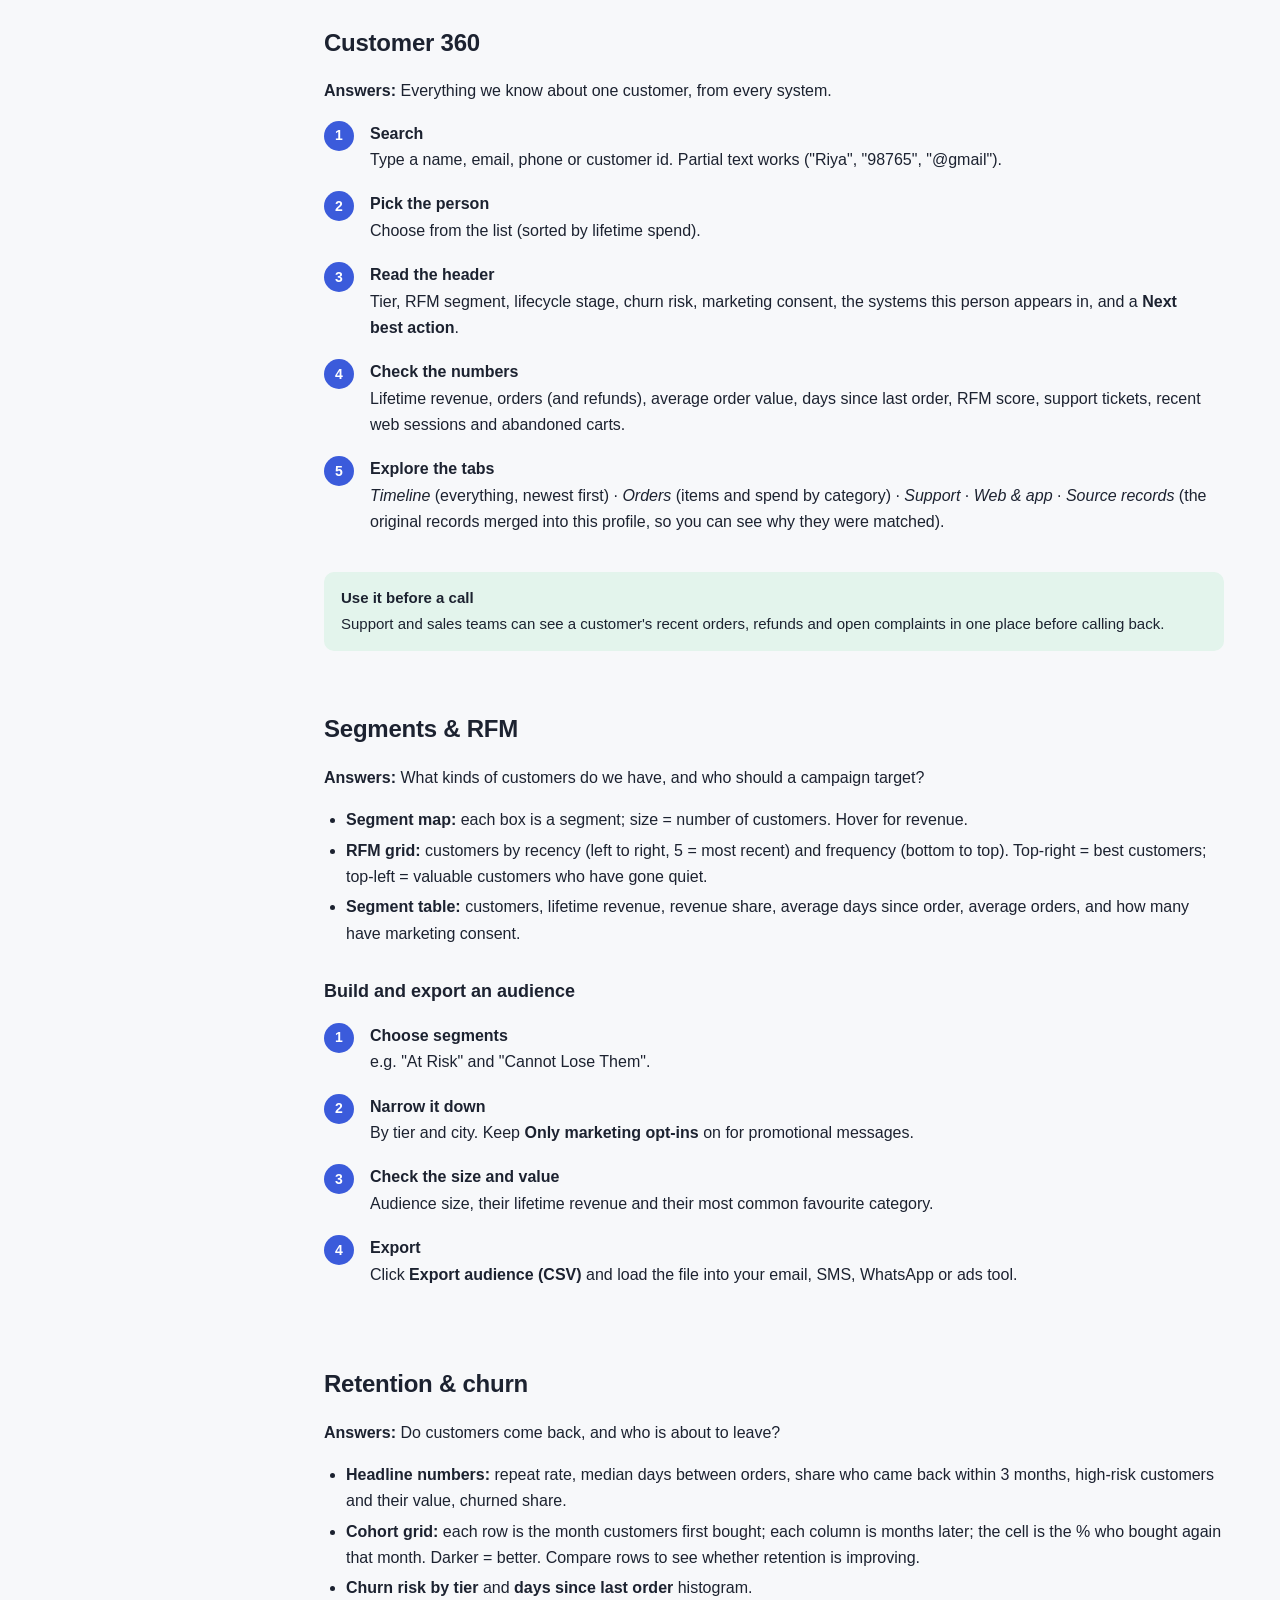
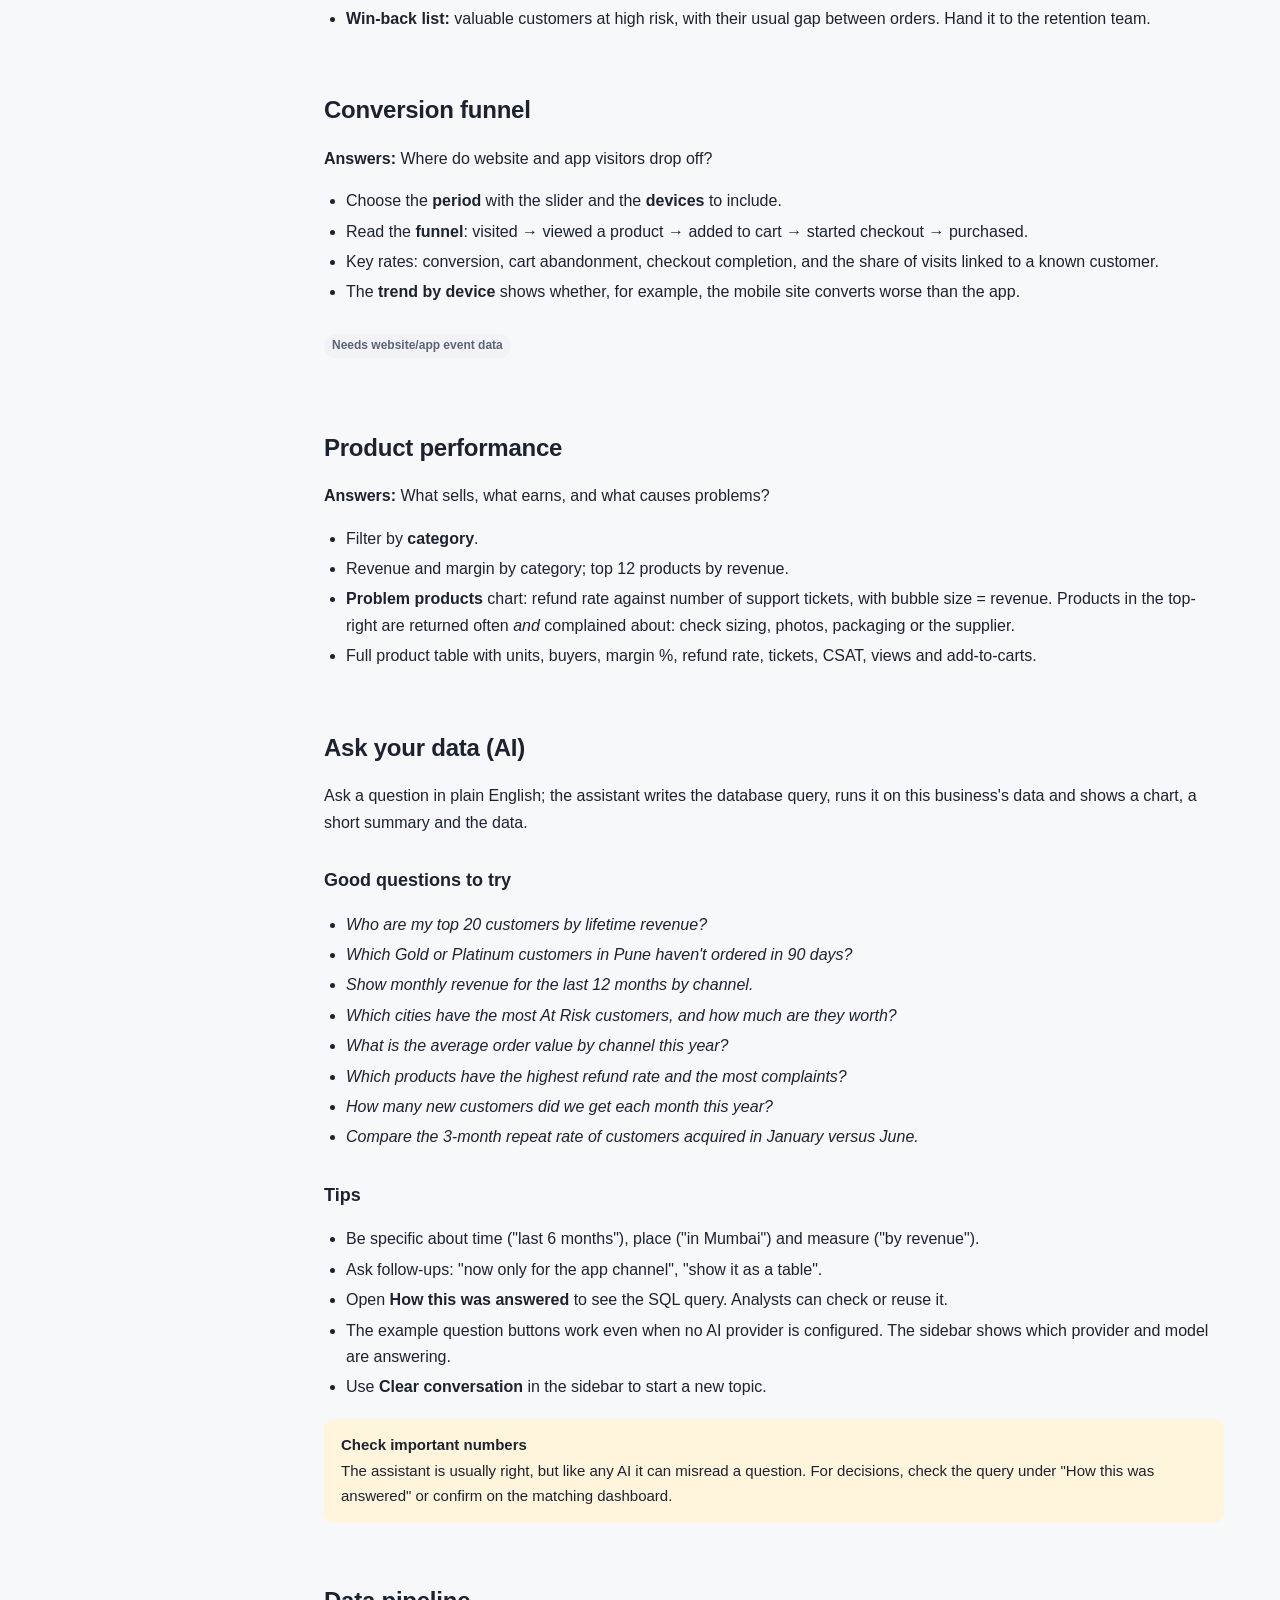
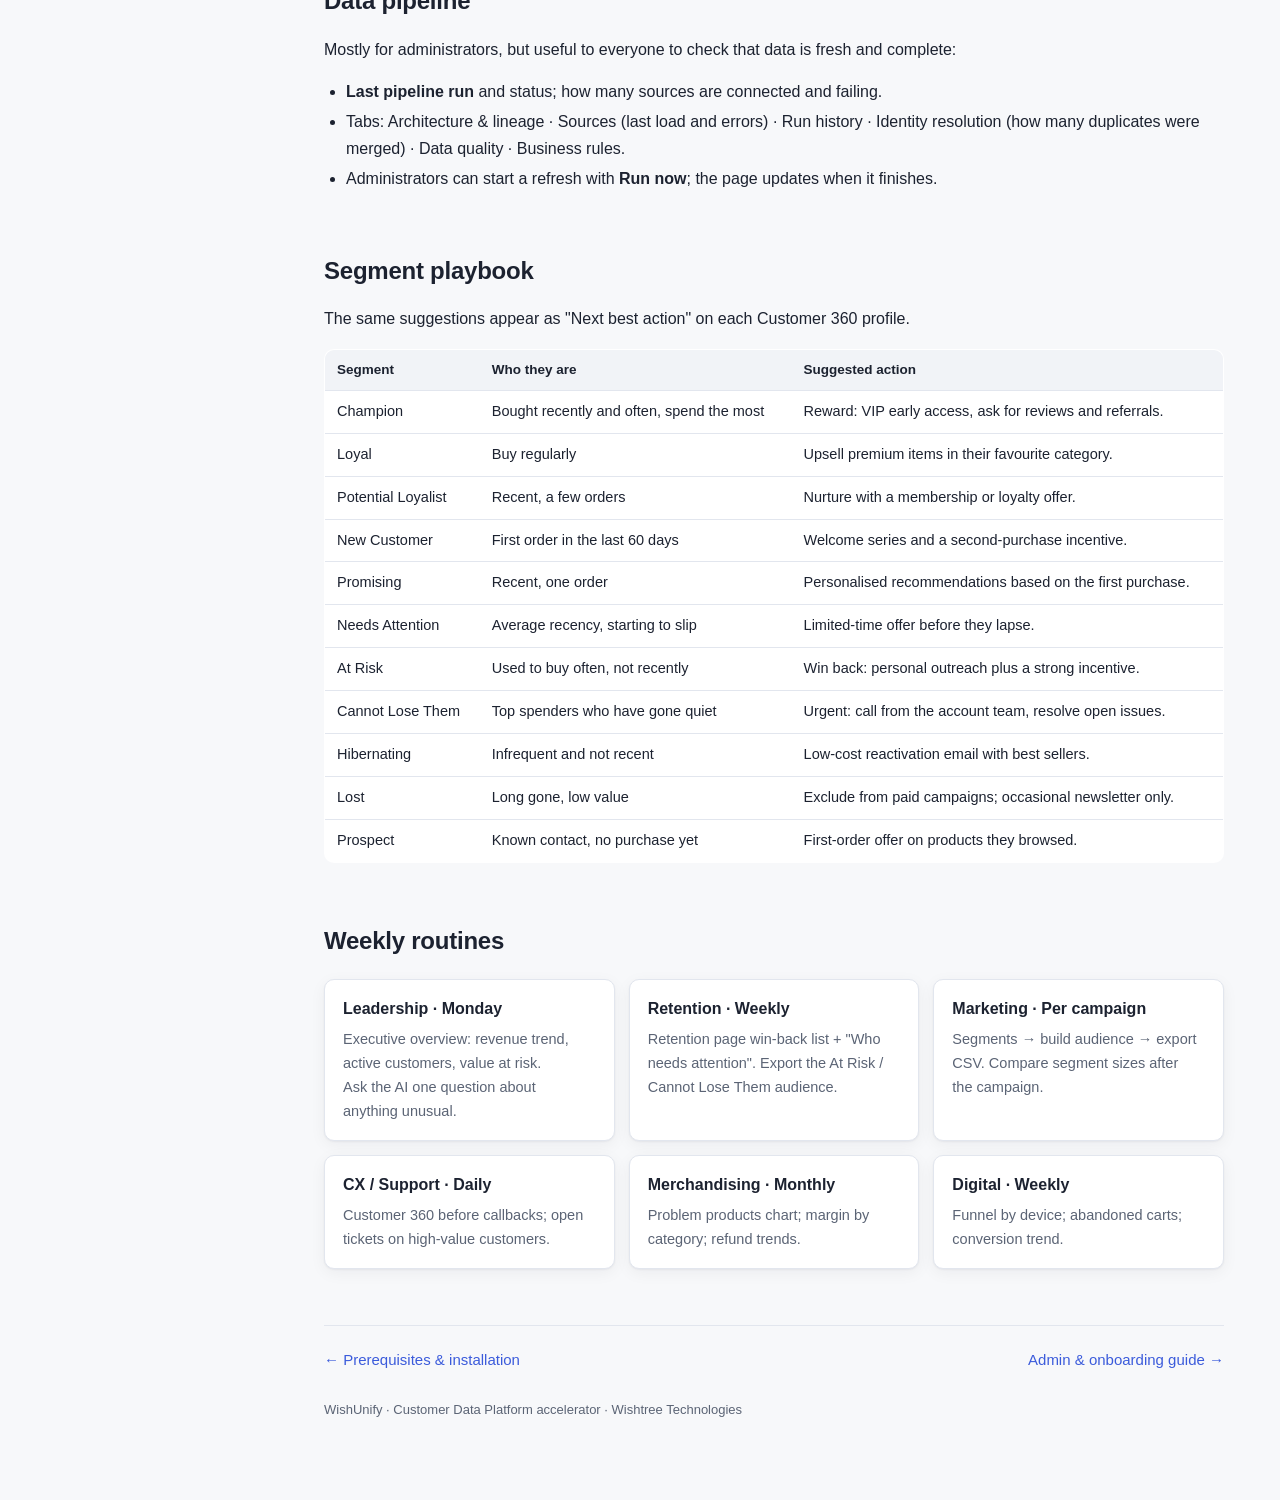
<file: docs/user-guide.html>
<!doctype html>
<html lang="en">
<head>
<meta charset="utf-8">
<meta name="viewport" content="width=device-width, initial-scale=1">
<title>WishUnify User Guide</title>
<meta name="description" content="How business users work with WishUnify: every screen explained, with tips, example questions and weekly routines.">
<link rel="stylesheet" href="assets/docs.css">
<script src="assets/docs.js"></script>
</head>
<body>
<aside class="sidebar">
  <div class="brand"><div class="brand-mark">WU</div><div class="brand-name">WishUnify</div></div>
  <p class="brand-sub">Documentation · Wishtree Technologies</p>
  <nav class="nav">
    <div class="nav-group">Start here</div>
    <a href="index.html">Overview</a>
    <a href="use-cases.html">Who it's for &amp; examples</a>
    <div class="nav-group">Understand</div>
    <a href="architecture.html">Architecture</a>
    <a href="data-requirements.html">Data requirements</a>
    <div class="nav-group">Set up &amp; use</div>
    <a href="prerequisites.html">Prerequisites &amp; installation</a>
    <a href="user-guide.html" aria-current="page">User guide</a>
    <a href="admin-guide.html">Admin &amp; onboarding guide</a>
    <div class="nav-group">Reference</div>
    <a href="faq.html">FAQ, glossary &amp; limits</a>
  </nav>
  <button class="theme-toggle" type="button">Theme: system</button>
</aside>

<main><div class="content">
  <header class="page-head">
    <div class="eyebrow">Use</div>
    <h1>User guide</h1>
    <p class="lead">For marketing, CRM, customer-experience, merchandising and leadership users. Every screen is
      explained: what it shows, how to use it, and what to do with it.</p>
  </header>

  <div class="toc"><strong>On this page</strong><ol>
    <li><a href="#start">Getting started</a></li>
    <li><a href="#overview">Executive overview</a></li>
    <li><a href="#c360">Customer 360</a></li>
    <li><a href="#segments">Segments &amp; RFM</a></li>
    <li><a href="#retention">Retention &amp; churn</a></li>
    <li><a href="#funnel">Conversion funnel</a></li>
    <li><a href="#products">Product performance</a></li>
    <li><a href="#ask">Ask your data (AI)</a></li>
    <li><a href="#pipeline">Data pipeline</a></li>
    <li><a href="#playbook">Segment playbook</a></li>
    <li><a href="#routines">Weekly routines</a></li>
  </ol></div>

  <h2 id="start">Getting started</h2>
  <ol class="steps">
    <li><strong>Open the app</strong>Use the link from your administrator (for a local demo: <code>http://localhost:8501</code>).</li>
    <li><strong>Pick the business unit</strong>In the left sidebar, choose the business under <strong>Business unit</strong>. Every page then shows only that business's data.</li>
    <li><strong>Check how fresh the data is</strong>The line under each page title shows "data as of" a date. The <strong>Data pipeline</strong> page shows when the last refresh ran.</li>
    <li><strong>Navigate</strong>The menu is grouped: Overview, Customers, Analytics, AI, Platform and (for administrators) Admin.</li>
  </ol>
  <div class="callout info"><strong>Tips that work on every page</strong>
    Hover over a chart to see exact values · click legend items to hide or show a series · use the icons above a table to
    search, sort, expand to full screen or download it as CSV.</div>

  <h2 id="overview">Executive overview</h2>
  <p><strong>Answers:</strong> How is the business doing, and where should we act?</p>
  <div class="table-wrap"><table>
    <tr><th>Element</th><th>Meaning</th></tr>
    <tr><td>Unified customer profiles</td><td>Number of real people after merging duplicates, and how many source records they came from.</td></tr>
    <tr><td>Net revenue (last 12 months)</td><td>Completed orders only, with growth versus the 12 months before.</td></tr>
    <tr><td>Active customers</td><td>Buyers who ordered within the "active" window set for the business.</td></tr>
    <tr><td>Repeat purchase rate</td><td>Share of buyers with 2 or more orders.</td></tr>
    <tr><td>Avg order value (12m)</td><td>Revenue ÷ orders over the last 12 months.</td></tr>
    <tr><td>High-value revenue at risk</td><td>Lifetime spend of Gold/Platinum customers with high churn risk.</td></tr>
    <tr><td>Charts</td><td>Revenue by channel over time · buyers by segment · new vs returning revenue · revenue by tier · customers by lifecycle stage.</td></tr>
    <tr><td>Who needs attention this week</td><td>Top Gold/Platinum customers who are slipping away or have open complaints. Start calls here.</td></tr>
  </table></div>

  <h2 id="c360">Customer 360</h2>
  <p><strong>Answers:</strong> Everything we know about one customer, from every system.</p>
  <ol class="steps">
    <li><strong>Search</strong>Type a name, email, phone or customer id. Partial text works ("Riya", "98765", "@gmail").</li>
    <li><strong>Pick the person</strong>Choose from the list (sorted by lifetime spend).</li>
    <li><strong>Read the header</strong>Tier, RFM segment, lifecycle stage, churn risk, marketing consent, the systems this person appears in, and a <strong>Next best action</strong>.</li>
    <li><strong>Check the numbers</strong>Lifetime revenue, orders (and refunds), average order value, days since last order, RFM score, support tickets, recent web sessions and abandoned carts.</li>
    <li><strong>Explore the tabs</strong><em>Timeline</em> (everything, newest first) · <em>Orders</em> (items and spend by category) · <em>Support</em> · <em>Web &amp; app</em> · <em>Source records</em> (the original records merged into this profile, so you can see why they were matched).</li>
  </ol>
  <div class="callout tip"><strong>Use it before a call</strong>Support and sales teams can see a customer's recent orders,
    refunds and open complaints in one place before calling back.</div>

  <h2 id="segments">Segments &amp; RFM</h2>
  <p><strong>Answers:</strong> What kinds of customers do we have, and who should a campaign target?</p>
  <ul>
    <li><strong>Segment map:</strong> each box is a segment; size = number of customers. Hover for revenue.</li>
    <li><strong>RFM grid:</strong> customers by recency (left to right, 5 = most recent) and frequency (bottom to top). Top-right = best customers; top-left = valuable customers who have gone quiet.</li>
    <li><strong>Segment table:</strong> customers, lifetime revenue, revenue share, average days since order, average orders, and how many have marketing consent.</li>
  </ul>
  <h3>Build and export an audience</h3>
  <ol class="steps">
    <li><strong>Choose segments</strong>e.g. "At Risk" and "Cannot Lose Them".</li>
    <li><strong>Narrow it down</strong>By tier and city. Keep <strong>Only marketing opt-ins</strong> on for promotional messages.</li>
    <li><strong>Check the size and value</strong>Audience size, their lifetime revenue and their most common favourite category.</li>
    <li><strong>Export</strong>Click <strong>Export audience (CSV)</strong> and load the file into your email, SMS, WhatsApp or ads tool.</li>
  </ol>

  <h2 id="retention">Retention &amp; churn</h2>
  <p><strong>Answers:</strong> Do customers come back, and who is about to leave?</p>
  <ul>
    <li><strong>Headline numbers:</strong> repeat rate, median days between orders, share who came back within 3 months, high-risk customers and their value, churned share.</li>
    <li><strong>Cohort grid:</strong> each row is the month customers first bought; each column is months later; the cell is the % who bought again that month. Darker = better. Compare rows to see whether retention is improving.</li>
    <li><strong>Churn risk by tier</strong> and <strong>days since last order</strong> histogram.</li>
    <li><strong>Win-back list:</strong> valuable customers at high risk, with their usual gap between orders. Hand it to the retention team.</li>
  </ul>

  <h2 id="funnel">Conversion funnel</h2>
  <p><strong>Answers:</strong> Where do website and app visitors drop off?</p>
  <ul>
    <li>Choose the <strong>period</strong> with the slider and the <strong>devices</strong> to include.</li>
    <li>Read the <strong>funnel</strong>: visited → viewed a product → added to cart → started checkout → purchased.</li>
    <li>Key rates: conversion, cart abandonment, checkout completion, and the share of visits linked to a known customer.</li>
    <li>The <strong>trend by device</strong> shows whether, for example, the mobile site converts worse than the app.</li>
  </ul>
  <p class="badge">Needs website/app event data</p>

  <h2 id="products">Product performance</h2>
  <p><strong>Answers:</strong> What sells, what earns, and what causes problems?</p>
  <ul>
    <li>Filter by <strong>category</strong>.</li>
    <li>Revenue and margin by category; top 12 products by revenue.</li>
    <li><strong>Problem products</strong> chart: refund rate against number of support tickets, with bubble size = revenue. Products in the top-right are returned often <em>and</em> complained about: check sizing, photos, packaging or the supplier.</li>
    <li>Full product table with units, buyers, margin %, refund rate, tickets, CSAT, views and add-to-carts.</li>
  </ul>

  <h2 id="ask">Ask your data (AI)</h2>
  <p>Ask a question in plain English; the assistant writes the database query, runs it on this business's data and shows
    a chart, a short summary and the data.</p>
  <h3>Good questions to try</h3>
  <ul>
    <li class="q">Who are my top 20 customers by lifetime revenue?</li>
    <li class="q">Which Gold or Platinum customers in Pune haven't ordered in 90 days?</li>
    <li class="q">Show monthly revenue for the last 12 months by channel.</li>
    <li class="q">Which cities have the most At Risk customers, and how much are they worth?</li>
    <li class="q">What is the average order value by channel this year?</li>
    <li class="q">Which products have the highest refund rate and the most complaints?</li>
    <li class="q">How many new customers did we get each month this year?</li>
    <li class="q">Compare the 3-month repeat rate of customers acquired in January versus June.</li>
  </ul>
  <h3>Tips</h3>
  <ul>
    <li>Be specific about time ("last 6 months"), place ("in Mumbai") and measure ("by revenue").</li>
    <li>Ask follow-ups: "now only for the app channel", "show it as a table".</li>
    <li>Open <strong>How this was answered</strong> to see the SQL query. Analysts can check or reuse it.</li>
    <li>The example question buttons work even when no AI provider is configured. The sidebar shows which provider and model are answering.</li>
    <li>Use <strong>Clear conversation</strong> in the sidebar to start a new topic.</li>
  </ul>
  <div class="callout warn"><strong>Check important numbers</strong>The assistant is usually right, but like any AI it can
    misread a question. For decisions, check the query under "How this was answered" or confirm on the matching dashboard.</div>

  <h2 id="pipeline">Data pipeline</h2>
  <p>Mostly for administrators, but useful to everyone to check that data is fresh and complete:</p>
  <ul>
    <li><strong>Last pipeline run</strong> and status; how many sources are connected and failing.</li>
    <li>Tabs: Architecture &amp; lineage · Sources (last load and errors) · Run history · Identity resolution (how many duplicates were merged) · Data quality · Business rules.</li>
    <li>Administrators can start a refresh with <strong>Run now</strong>; the page updates when it finishes.</li>
  </ul>

  <h2 id="playbook">Segment playbook</h2>
  <p>The same suggestions appear as "Next best action" on each Customer 360 profile.</p>
  <div class="table-wrap"><table>
    <tr><th>Segment</th><th>Who they are</th><th>Suggested action</th></tr>
    <tr><td>Champion</td><td>Bought recently and often, spend the most</td><td>Reward: VIP early access, ask for reviews and referrals.</td></tr>
    <tr><td>Loyal</td><td>Buy regularly</td><td>Upsell premium items in their favourite category.</td></tr>
    <tr><td>Potential Loyalist</td><td>Recent, a few orders</td><td>Nurture with a membership or loyalty offer.</td></tr>
    <tr><td>New Customer</td><td>First order in the last 60 days</td><td>Welcome series and a second-purchase incentive.</td></tr>
    <tr><td>Promising</td><td>Recent, one order</td><td>Personalised recommendations based on the first purchase.</td></tr>
    <tr><td>Needs Attention</td><td>Average recency, starting to slip</td><td>Limited-time offer before they lapse.</td></tr>
    <tr><td>At Risk</td><td>Used to buy often, not recently</td><td>Win back: personal outreach plus a strong incentive.</td></tr>
    <tr><td>Cannot Lose Them</td><td>Top spenders who have gone quiet</td><td>Urgent: call from the account team, resolve open issues.</td></tr>
    <tr><td>Hibernating</td><td>Infrequent and not recent</td><td>Low-cost reactivation email with best sellers.</td></tr>
    <tr><td>Lost</td><td>Long gone, low value</td><td>Exclude from paid campaigns; occasional newsletter only.</td></tr>
    <tr><td>Prospect</td><td>Known contact, no purchase yet</td><td>First-order offer on products they browsed.</td></tr>
  </table></div>

  <h2 id="routines">Weekly routines</h2>
  <div class="cards">
    <div class="card"><h4>Leadership · Monday</h4><p>Executive overview: revenue trend, active customers, value at risk. Ask the AI one question about anything unusual.</p></div>
    <div class="card"><h4>Retention · Weekly</h4><p>Retention page win-back list + "Who needs attention". Export the At Risk / Cannot Lose Them audience.</p></div>
    <div class="card"><h4>Marketing · Per campaign</h4><p>Segments → build audience → export CSV. Compare segment sizes after the campaign.</p></div>
    <div class="card"><h4>CX / Support · Daily</h4><p>Customer 360 before callbacks; open tickets on high-value customers.</p></div>
    <div class="card"><h4>Merchandising · Monthly</h4><p>Problem products chart; margin by category; refund trends.</p></div>
    <div class="card"><h4>Digital · Weekly</h4><p>Funnel by device; abandoned carts; conversion trend.</p></div>
  </div>

  <nav class="page-nav"><a href="prerequisites.html">← Prerequisites &amp; installation</a><a href="admin-guide.html">Admin &amp; onboarding guide →</a></nav>
  <footer class="doc-footer">WishUnify · Customer Data Platform accelerator · Wishtree Technologies</footer>
</div></main>
</body>
</html>
</file>
<file: docs/assets/docs.css>
/* WishUnify documentation - shared styles (no external dependencies; works offline) */
:root {
  --bg: #f7f8fa;
  --surface: #ffffff;
  --surface-2: #f1f3f7;
  --text: #1c2230;
  --muted: #5b6475;
  --border: #e2e6ee;
  --accent: #3b5bdb;
  --accent-soft: #e8edff;
  --green: #1b7f5b;
  --green-soft: #e3f4ec;
  --amber: #a86a00;
  --amber-soft: #fff4dc;
  --red: #b4322b;
  --red-soft: #fde8e6;
  --bronze: #f6e7d2;
  --silver: #e6ebf2;
  --gold: #fdf0c4;
  --meta: #ece8f6;
  --code-bg: #f1f3f7;
  --shadow: 0 1px 2px rgba(20, 28, 45, .05), 0 4px 16px rgba(20, 28, 45, .05);
  --radius: 10px;
  --sidebar: 268px;
  color-scheme: light;
}
@media (prefers-color-scheme: dark) {
  :root:not([data-theme="light"]) {
    --bg: #0f1218; --surface: #171b23; --surface-2: #1e2430; --text: #e6e9ef; --muted: #9aa3b2;
    --border: #2a3140; --accent: #8ea6ff; --accent-soft: #1f2a4d; --green: #5cc99a; --green-soft: #15302a;
    --amber: #f2c36b; --amber-soft: #352a12; --red: #f08a82; --red-soft: #3a1d1b; --bronze: #3a2c1c;
    --silver: #26303d; --gold: #3a3317; --meta: #2c2740; --code-bg: #1e2430;
    --shadow: none; color-scheme: dark;
  }
}
:root[data-theme="dark"] {
  --bg: #0f1218; --surface: #171b23; --surface-2: #1e2430; --text: #e6e9ef; --muted: #9aa3b2;
  --border: #2a3140; --accent: #8ea6ff; --accent-soft: #1f2a4d; --green: #5cc99a; --green-soft: #15302a;
  --amber: #f2c36b; --amber-soft: #352a12; --red: #f08a82; --red-soft: #3a1d1b; --bronze: #3a2c1c;
  --silver: #26303d; --gold: #3a3317; --meta: #2c2740; --code-bg: #1e2430;
  --shadow: none; color-scheme: dark;
}

* { box-sizing: border-box; }
html { scroll-behavior: smooth; }
body {
  margin: 0; background: var(--bg); color: var(--text);
  font: 16px/1.65 -apple-system, BlinkMacSystemFont, "Segoe UI", Roboto, "Helvetica Neue", Arial, sans-serif;
  -webkit-font-smoothing: antialiased;
}
a { color: var(--accent); text-decoration: none; }
a:hover { text-decoration: underline; }

/* ---- layout ---- */
.sidebar {
  position: fixed; inset: 0 auto 0 0; width: var(--sidebar); overflow-y: auto;
  background: var(--surface); border-right: 1px solid var(--border); padding: 24px 18px;
}
.brand { display: flex; align-items: center; gap: 10px; margin-bottom: 4px; }
.brand-mark {
  width: 34px; height: 34px; border-radius: 9px; background: var(--accent); color: #fff;
  display: grid; place-items: center; font-weight: 700; font-size: 15px; flex: none;
}
.brand-name { font-weight: 700; font-size: 18px; letter-spacing: -.01em; color: var(--text); }
.brand-sub { color: var(--muted); font-size: 12.5px; margin: 0 0 22px 44px; }
.nav-group { font-size: 11px; text-transform: uppercase; letter-spacing: .08em; color: var(--muted);
  margin: 18px 10px 6px; font-weight: 600; }
.nav a {
  display: block; padding: 7px 10px; border-radius: 7px; color: var(--text); font-size: 14.5px;
}
.nav a:hover { background: var(--surface-2); text-decoration: none; }
.nav a[aria-current="page"] { background: var(--accent-soft); color: var(--accent); font-weight: 600; }
.theme-toggle {
  margin: 26px 10px 0; font: inherit; font-size: 13px; color: var(--muted); background: none;
  border: 1px solid var(--border); border-radius: 7px; padding: 5px 10px; cursor: pointer;
}

main { margin-left: var(--sidebar); padding: 44px 56px 80px; }
.content { max-width: 920px; }
.page-head { margin-bottom: 30px; }
.eyebrow { color: var(--accent); font-weight: 600; font-size: 13px; letter-spacing: .06em; text-transform: uppercase; }
h1 { font-size: 34px; line-height: 1.2; letter-spacing: -.02em; margin: 6px 0 10px; text-wrap: balance; }
.lead { font-size: 18.5px; color: var(--muted); margin: 0; max-width: 760px; text-wrap: pretty; }
h2 { font-size: 24px; letter-spacing: -.01em; margin: 48px 0 12px; padding-top: 10px; scroll-margin-top: 20px; }
h3 { font-size: 18px; margin: 30px 0 8px; scroll-margin-top: 20px; }
h4 { font-size: 15.5px; margin: 20px 0 6px; }
p, li { text-wrap: pretty; }
ul, ol { padding-left: 22px; }
li { margin: 4px 0; }
hr { border: none; border-top: 1px solid var(--border); margin: 40px 0; }

.toc {
  background: var(--surface); border: 1px solid var(--border); border-radius: var(--radius);
  padding: 14px 18px; margin: 0 0 30px; font-size: 14.5px;
}
.toc strong { display: block; margin-bottom: 4px; font-size: 13px; color: var(--muted); }
.toc ol { margin: 0; columns: 2; column-gap: 28px; }

/* ---- components ---- */
.cards { display: grid; grid-template-columns: repeat(auto-fit, minmax(230px, 1fr)); gap: 14px; margin: 18px 0; }
.card {
  background: var(--surface); border: 1px solid var(--border); border-radius: var(--radius);
  padding: 16px 18px; box-shadow: var(--shadow);
}
.card h3, .card h4 { margin: 0 0 6px; font-size: 16px; }
.card p { margin: 0; color: var(--muted); font-size: 14.5px; }
.card .num { font-size: 13px; font-weight: 700; color: var(--accent); letter-spacing: .04em; }
a.card { color: inherit; display: block; }
a.card:hover { border-color: var(--accent); text-decoration: none; }

.callout {
  border-radius: var(--radius); padding: 13px 16px; margin: 18px 0; border: 1px solid;
  font-size: 15px;
}
.callout > :first-child { margin-top: 0; } .callout > :last-child { margin-bottom: 0; }
.callout.info { background: var(--accent-soft); border-color: transparent; }
.callout.tip { background: var(--green-soft); border-color: transparent; }
.callout.warn { background: var(--amber-soft); border-color: transparent; }
.callout.danger { background: var(--red-soft); border-color: transparent; }
.callout strong:first-child { display: block; margin-bottom: 2px; }

table { width: 100%; border-collapse: collapse; margin: 14px 0 20px; font-size: 14.5px;
  background: var(--surface); border: 1px solid var(--border); border-radius: var(--radius); overflow: hidden; }
.table-wrap { overflow-x: auto; margin: 14px 0 20px; }
.table-wrap table { margin: 0; }
th, td { text-align: left; padding: 9px 12px; border-bottom: 1px solid var(--border); vertical-align: top; }
th { background: var(--surface-2); font-weight: 600; font-size: 13.5px; }
tr:last-child td { border-bottom: none; }
td code, li code, p code { white-space: nowrap; }

code { font-family: ui-monospace, SFMono-Regular, Consolas, "Liberation Mono", monospace; font-size: .88em;
  background: var(--code-bg); padding: 1.5px 5px; border-radius: 5px; }
pre { background: var(--code-bg); border: 1px solid var(--border); border-radius: var(--radius);
  padding: 14px 16px; overflow-x: auto; font-size: 13.5px; line-height: 1.55; margin: 12px 0 18px; }
pre code { background: none; padding: 0; font-size: inherit; white-space: pre; }

.badge { display: inline-block; font-size: 12px; font-weight: 600; padding: 2px 8px; border-radius: 99px;
  background: var(--surface-2); color: var(--muted); vertical-align: middle; }
.badge.req { background: var(--red-soft); color: var(--red); }
.badge.opt { background: var(--surface-2); color: var(--muted); }
.badge.good { background: var(--green-soft); color: var(--green); }
.badge.warn { background: var(--amber-soft); color: var(--amber); }

.steps { counter-reset: step; list-style: none; padding: 0; }
.steps > li { counter-increment: step; position: relative; padding: 0 0 18px 46px; margin: 0; }
.steps > li::before {
  content: counter(step); position: absolute; left: 0; top: 0; width: 30px; height: 30px; border-radius: 50%;
  background: var(--accent); color: #fff; font-weight: 700; font-size: 14px; display: grid; place-items: center;
}
.steps > li > strong:first-child { display: block; }

figure { margin: 22px 0; }
figure.diagram { background: var(--surface); border: 1px solid var(--border); border-radius: var(--radius);
  padding: 18px; }
figure.diagram svg { width: 100%; height: auto; display: block; }
figcaption { color: var(--muted); font-size: 13.5px; margin-top: 10px; text-align: center; }

/* SVG diagram tokens */
.d-box { fill: var(--surface-2); stroke: var(--border); }
.d-bronze { fill: var(--bronze); stroke: var(--border); }
.d-silver { fill: var(--silver); stroke: var(--border); }
.d-gold { fill: var(--gold); stroke: var(--border); }
.d-meta { fill: var(--meta); stroke: var(--border); }
.d-accent { fill: var(--accent-soft); stroke: var(--accent); }
.d-text { fill: var(--text); font: 600 13px -apple-system, "Segoe UI", Roboto, Arial, sans-serif; }
.d-sub { fill: var(--muted); font: 11.5px -apple-system, "Segoe UI", Roboto, Arial, sans-serif; }
.d-line { stroke: var(--muted); stroke-width: 1.5; fill: none; }
.d-arrow { fill: var(--muted); }

.persona { display: grid; grid-template-columns: 44px 1fr; gap: 12px; align-items: start; }
.persona .icon { width: 44px; height: 44px; border-radius: 10px; background: var(--accent-soft); color: var(--accent);
  display: grid; place-items: center; font-weight: 700; }
.example { background: var(--surface); border: 1px solid var(--border); border-radius: var(--radius);
  padding: 4px 22px 14px; margin: 18px 0; }
.example h3 { margin-top: 18px; }
.q { font-style: italic; color: var(--text); }

.page-nav { display: flex; justify-content: space-between; gap: 12px; margin-top: 56px; padding-top: 22px;
  border-top: 1px solid var(--border); font-size: 15px; }
footer.doc-footer { color: var(--muted); font-size: 13px; margin-top: 26px; }

/* ---- small screens ---- */
@media (max-width: 900px) {
  .sidebar { position: static; width: auto; border-right: none; border-bottom: 1px solid var(--border);
    padding: 14px 16px; }
  .brand-sub { margin-bottom: 10px; }
  .nav { display: flex; flex-wrap: wrap; gap: 2px 4px; }
  .nav-group { display: none; }
  .nav a { font-size: 13.5px; padding: 5px 8px; }
  .theme-toggle { display: none; }
  main { margin-left: 0; padding: 26px 16px 60px; }
  h1 { font-size: 28px; }
  .toc ol { columns: 1; }
}

@media print {
  .sidebar, .theme-toggle, .page-nav { display: none; }
  main { margin: 0; padding: 0; }
  body { background: #fff; color: #000; font-size: 12pt; }
  .card, .callout, table, figure.diagram, pre { break-inside: avoid; box-shadow: none; }
  a { color: inherit; }
}
</file>
